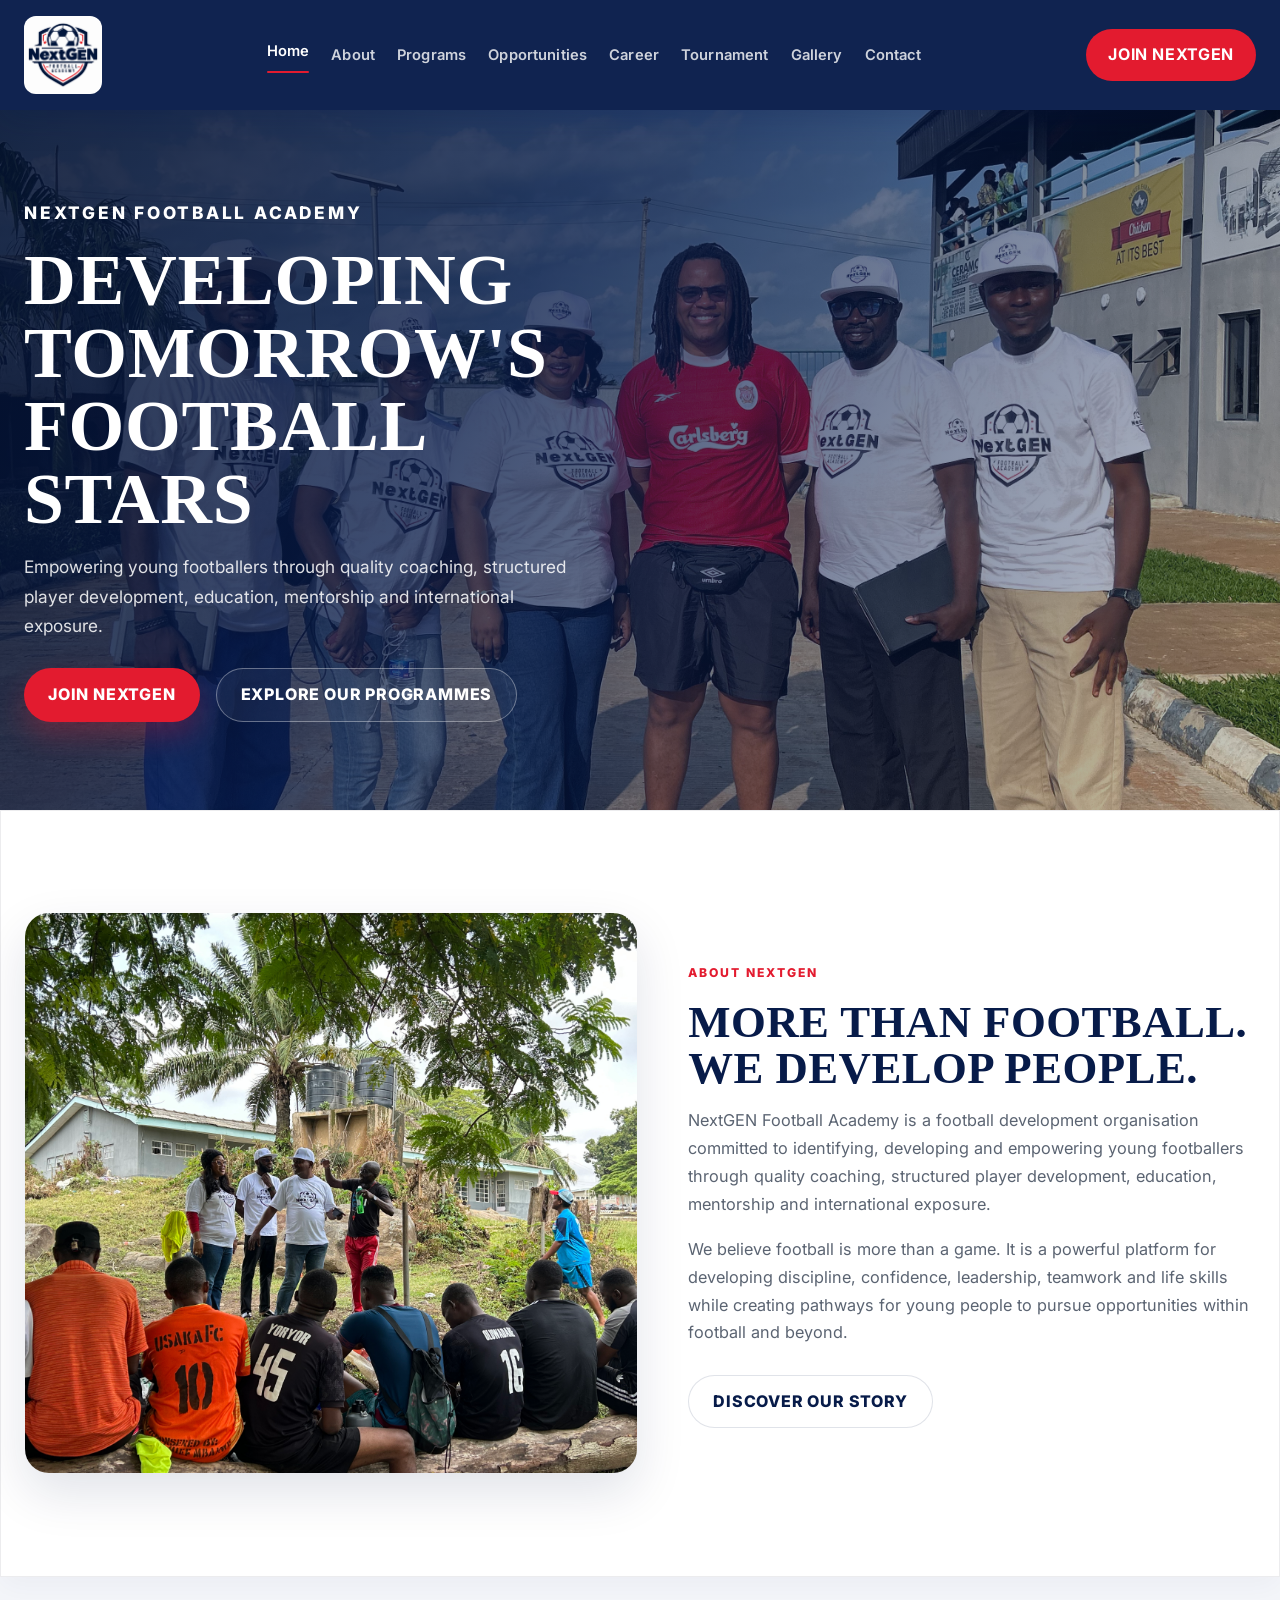
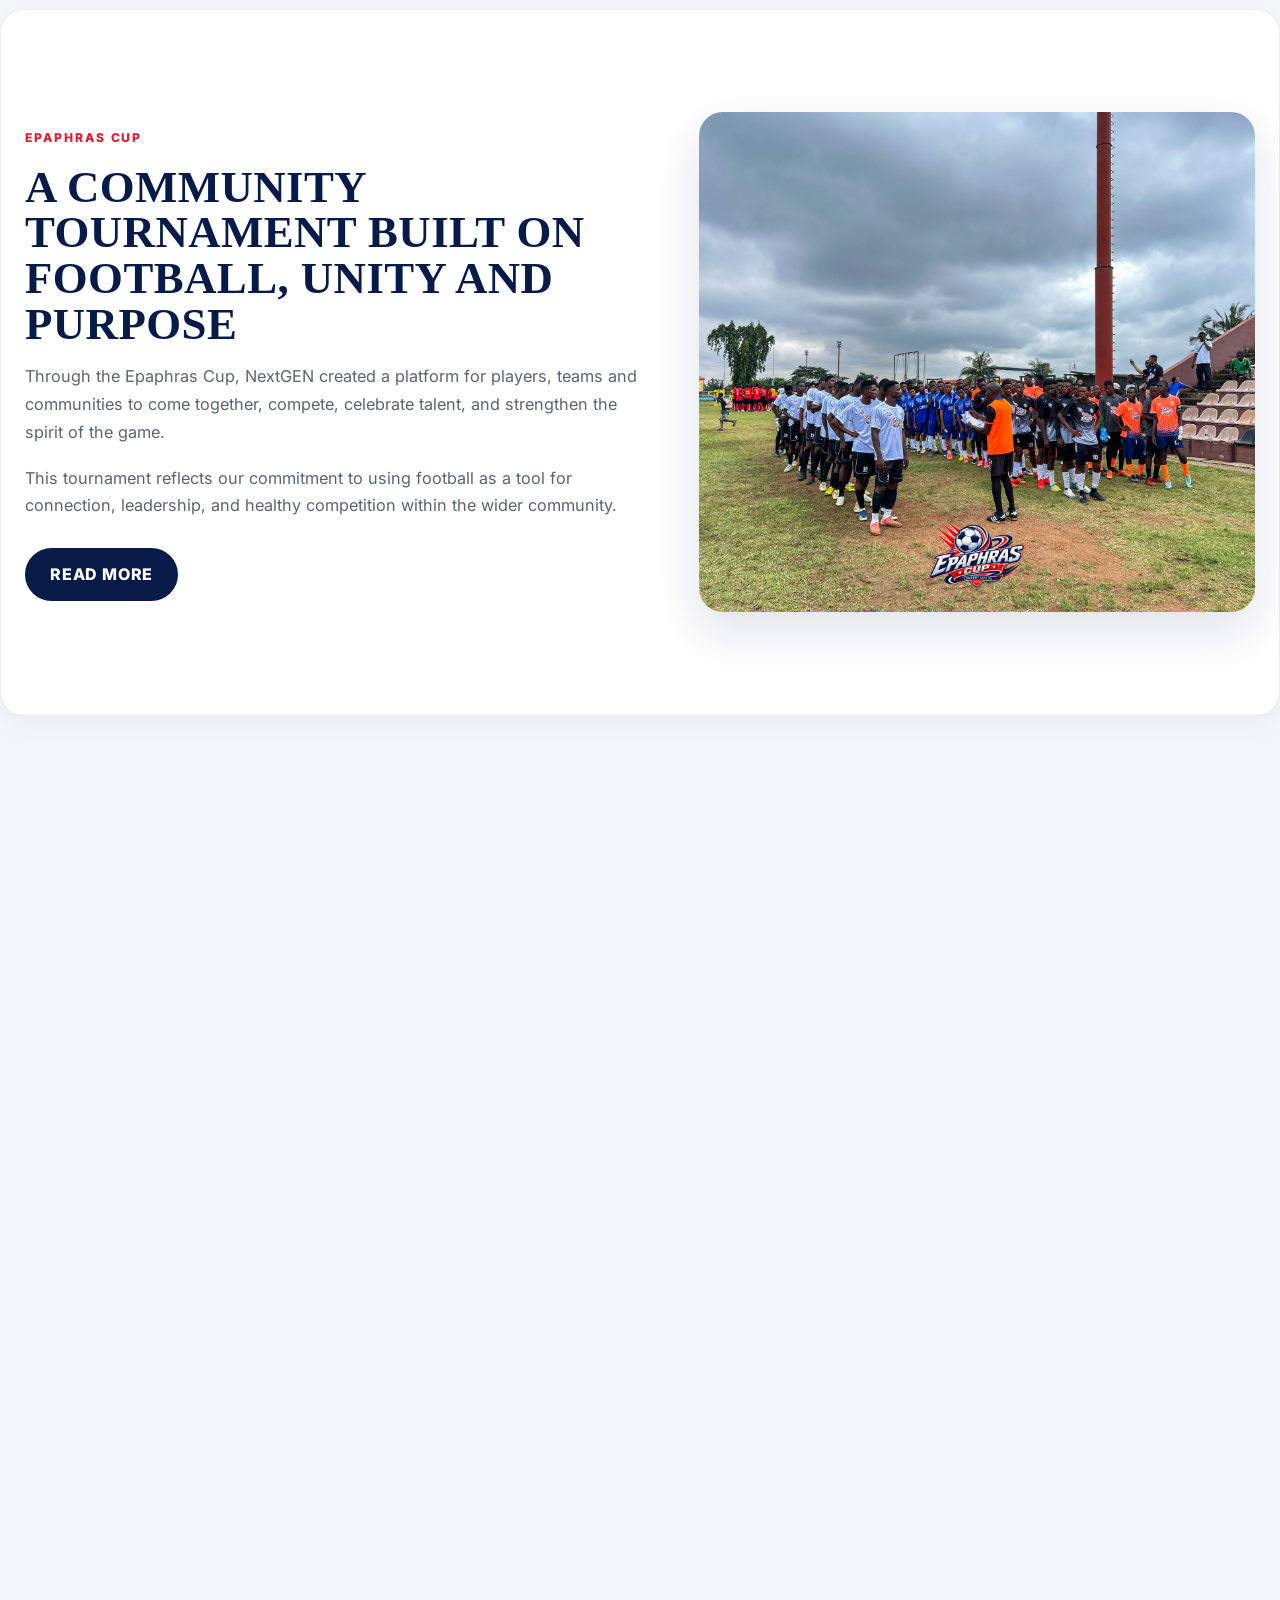
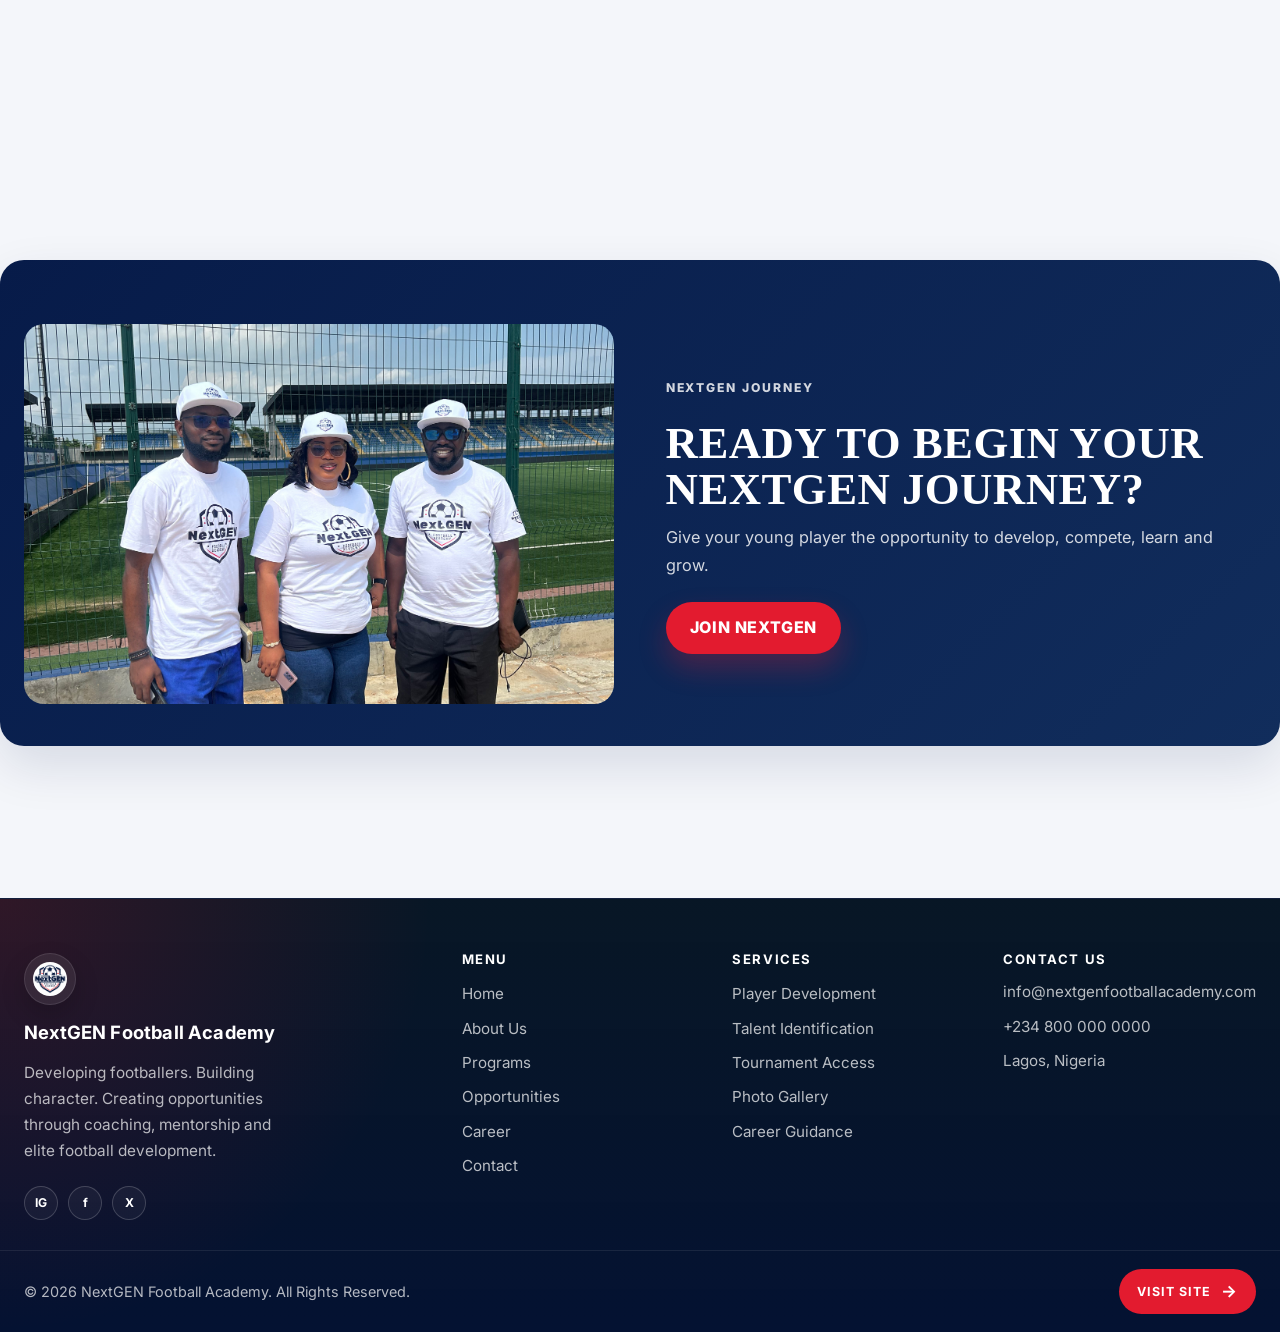
<file: index.html>
﻿<!DOCTYPE html>
<html lang="en">
<head>
    <meta charset="UTF-8">
    <meta name="viewport" content="width=device-width, initial-scale=1.0">
    <title>NextGEN Football Academy</title>
    <link rel="preconnect" href="https://fonts.googleapis.com">
    <link rel="preconnect" href="https://fonts.gstatic.com" crossorigin>
    <link href="https://fonts.googleapis.com/css2?family=Inter:wght@400;500;600;700;800&display=swap" rel="stylesheet">
    <link rel="stylesheet" href="styles.css">
</head>
<body>

    <header class="site-header">
        <nav class="main-nav">
            <a href="index.html" class="site-brand" aria-label="NextGEN Football Academy home">
                <img src="images/Website%20Logo.png" alt="NextGEN Football Academy">
            </a>
            <button class="nav-toggle" type="button" aria-label="Toggle menu" aria-expanded="false" aria-controls="primary-navigation">☰</button>
            <ul class="nav-links" id="primary-navigation">
                <li><a href="index.html">Home</a></li>
                <li><a href="about.html">About</a></li>
                <li><a href="programs.html">Programs</a></li>
                <li><a href="opportunities.html">Opportunities</a></li>
                <li><a href="career.html">Career</a></li>
                <li><a href="Tournament.html">Tournament</a></li>
                <li><a href="gallery.html">Gallery</a></li>
                <li><a href="contact.html">Contact</a></li>
            </ul>
            <a href="contact.html" class="join-button">Join NextGEN</a>
        </nav>
    </header>

    <main>
        <section class="hero reveal">
            <div class="hero-content">
                <p class="eyebrow">NEXTGEN FOOTBALL ACADEMY</p>
                <h1>Developing Tomorrow's Football Stars</h1>
                <p>Empowering young footballers through quality coaching, structured player development, education, mentorship and international exposure.</p>
                <div class="hero-buttons">
                    <a href="contact.html">JOIN NEXTGEN</a>
                    <a href="programs.html">EXPLORE OUR PROGRAMMES</a>
                </div>
            </div>
        </section>

        <section class="about-section reveal">
            <div class="about-media">
                <img src="images/Next%20gen%20Images/IMG_4611.jpg" alt="NextGEN players and coaches together at the academy">
            </div>
            <div class="about-copy">
                <p class="section-label">ABOUT NEXTGEN</p>
                <h2>More Than Football. We Develop People.</h2>
                <p>NextGEN Football Academy is a football development organisation committed to identifying, developing and empowering young footballers through quality coaching, structured player development, education, mentorship and international exposure.</p>
                <p>We believe football is more than a game. It is a powerful platform for developing discipline, confidence, leadership, teamwork and life skills while creating pathways for young people to pursue opportunities within football and beyond.</p>
                <a href="about.html" class="primary-link">DISCOVER OUR STORY</a>
            </div>
        </section>

        <section class="tournament-section reveal">
            <div class="tournament-media">
                <img src="images/Home%20page%20IMages/1%20(7).jpg" alt="Teams gathered at the Epaphras Cup tournament">
            </div>
            <div class="tournament-copy">
                <p class="section-label">EPAPHRAS CUP</p>
                <h2>A Community Tournament Built on Football, Unity and Purpose</h2>
                <p>Through the Epaphras Cup, NextGEN created a platform for players, teams and communities to come together, compete, celebrate talent, and strengthen the spirit of the game.</p>
                <p>This tournament reflects our commitment to using football as a tool for connection, leadership, and healthy competition within the wider community.</p>
                <a href="Tournament.html" class="secondary-link">Read More</a>
            </div>
        </section>

        <section class="philosophy-section reveal">
            <div class="section-heading narrow">
                <p class="section-label section-label-light">OUR DEVELOPMENT PHILOSOPHY</p>
                <h2>We Develop the Complete Player</h2>
                <p>At NextGEN, we believe development takes time. We do not measure a young player's potential only by goals, trophies or physical ability. We consider the complete player.</p>
            </div>

            <div class="philosophy-grid">
                <article>
                    <span class="pill-number">01</span>
                    <h3>Technical</h3>
                    <p>Ball control, passing, dribbling, finishing and execution of football skills.</p>
                </article>
                <article>
                    <span class="pill-number">02</span>
                    <h3>Tactical</h3>
                    <p>Understanding the game and making effective decisions on the pitch.</p>
                </article>
                <article>
                    <span class="pill-number">03</span>
                    <h3>Mental</h3>
                    <p>Building confidence, resilience and the ability to handle pressure and setbacks.</p>
                </article>
                <article>
                    <span class="pill-number">04</span>
                    <h3>Character</h3>
                    <p>Developing discipline, respect, responsibility and teamwork.</p>
                </article>
            </div>
        </section>

        <section class="gallery-section reveal" aria-labelledby="gallery-title">
            <div class="gallery-heading">
                <p class="section-label">LIFE AT NEXTGEN</p>
                <h2 id="gallery-title">Moments from the Academy</h2>
            </div>
            <div class="about-gallery" aria-label="Scrolling gallery of life at NextGEN">
                <div class="gallery-marquee about-gallery-row about-gallery-row-forward">
                    <div class="gallery-track">
                        <div class="gallery-item"><img src="images/Home%20page%20IMages/1%20(1).jpg" alt="Young footballers training at NextGEN" loading="lazy"></div>
                        <div class="gallery-item"><img src="images/Home%20page%20IMages/1%20(3).jpg" alt="Players taking part in an academy session" loading="lazy"></div>
                        <div class="gallery-item"><img src="images/Next%20gen%20Images/IMG_4611.jpg" alt="NextGEN academy players together" loading="lazy"></div>
                        <div class="gallery-item"><img src="images/Home%20page%20IMages/1%20(7).jpg" alt="Teams gathered for the Epaphras Cup tournament" loading="lazy"></div>
                        <div class="gallery-item"><img src="images/Next%20gen%20Images/IMG_4604.jpg" alt="A moment from a NextGEN academy session" loading="lazy"></div>
                    </div>
                    <div class="gallery-track" aria-hidden="true">
                        <div class="gallery-item"><img src="images/Home%20page%20IMages/1%20(1).jpg" alt="" loading="lazy"></div>
                        <div class="gallery-item"><img src="images/Home%20page%20IMages/1%20(3).jpg" alt="" loading="lazy"></div>
                        <div class="gallery-item"><img src="images/Next%20gen%20Images/IMG_4611.jpg" alt="" loading="lazy"></div>
                        <div class="gallery-item"><img src="images/Home%20page%20IMages/1%20(7).jpg" alt="" loading="lazy"></div>
                        <div class="gallery-item"><img src="images/Next%20gen%20Images/IMG_4604.jpg" alt="" loading="lazy"></div>
                    </div>
                </div>

                <div class="gallery-marquee about-gallery-row about-gallery-row-reverse">
                    <div class="gallery-track">
                        <div class="gallery-item"><img src="images/Home%20page%20IMages/1%20(2).jpg" alt="Players developing their football skills" loading="lazy"></div>
                        <div class="gallery-item"><img src="images/Home%20page%20IMages/1%20(5).jpg" alt="Young footballers enjoying an academy activity" loading="lazy"></div>
                        <div class="gallery-item"><img src="images/Next%20gen%20Images/IMG_4595.jpg" alt="NextGEN football development session" loading="lazy"></div>
                        <div class="gallery-item"><img src="images/Home%20page%20IMages/1%20(8).jpg" alt="Players competing on the pitch" loading="lazy"></div>
                        <div class="gallery-item"><img src="images/Next%20gen%20Images/IMG_4616.jpg" alt="NextGEN players at a football event" loading="lazy"></div>
                    </div>
                    <div class="gallery-track" aria-hidden="true">
                        <div class="gallery-item"><img src="images/Home%20page%20IMages/1%20(2).jpg" alt="" loading="lazy"></div>
                        <div class="gallery-item"><img src="images/Home%20page%20IMages/1%20(5).jpg" alt="" loading="lazy"></div>
                        <div class="gallery-item"><img src="images/Next%20gen%20Images/IMG_4595.jpg" alt="" loading="lazy"></div>
                        <div class="gallery-item"><img src="images/Home%20page%20IMages/1%20(8).jpg" alt="" loading="lazy"></div>
                        <div class="gallery-item"><img src="images/Next%20gen%20Images/IMG_4616.jpg" alt="" loading="lazy"></div>
                    </div>
                </div>
            </div>
        </section>

        <section class="opportunities-section reveal">
            <div class="section-heading">
                <p class="section-label">EXPLORE OPPORTUNITIES</p>
                <h2>Pathways Built for Young Players to Grow</h2>
            </div>

            <div class="opportunity-grid">
                <article class="opportunity-card">
                    <div class="opportunity-icon">01</div>
                    <h3>Academy Development</h3>
                    <p>Structured football pathways built to strengthen technical quality, confidence and character.</p>
                    <a href="programs.html">Learn more</a>
                </article>
                <article class="opportunity-card">
                    <div class="opportunity-icon">02</div>
                    <h3>Talent Identification</h3>
                    <p>Spotting potential early and creating the right next step through guided development.</p>
                    <a href="opportunities.html">Learn more</a>
                </article>
                <article class="opportunity-card">
                    <div class="opportunity-icon">03</div>
                    <h3>International Exposure</h3>
                    <p>Opening doors to new environments, coaching ideas and experiences beyond local borders.</p>
                    <a href="opportunities.html">Learn more</a>
                </article>
                <article class="opportunity-card">
                    <div class="opportunity-icon">04</div>
                    <h3>Football Camps</h3>
                    <p>Focused training blocks that combine football, leadership and personal growth.</p>
                    <a href="programs.html">Learn more</a>
                </article>
                <article class="opportunity-card">
                    <div class="opportunity-icon">05</div>
                    <h3>Tournaments</h3>
                    <p>Competitive environments where players gain experience and showcase their progress.</p>
                    <a href="Tournament.html">Learn more</a>
                </article>
                <article class="opportunity-card">
                    <div class="opportunity-icon">06</div>
                    <h3>Youth Leadership</h3>
                    <p>Using sport as a platform to nurture responsibility, teamwork and leadership.</p>
                    <a href="about.html">Learn more</a>
                </article>
            </div>
        </section>

        <section class="cta reveal">
            <div class="cta-panel">
                <div class="cta-media">
                    <img src="images/Home%20page%20IMages/1%20(9).jpg" alt="NextGEN team members at the football grounds">
                </div>
                <div class="cta-copy">
                    <p class="eyebrow eyebrow-light">NEXTGEN JOURNEY</p>
                    <h2>Ready to Begin Your NextGEN Journey?</h2>
                    <p>Give your young player the opportunity to develop, compete, learn and grow.</p>
                    <div class="cta-actions">
                        <a href="contact.html">JOIN NEXTGEN</a>
                    </div>
                </div>
            </div>
        </section>

    </main>

    <footer class="site-footer">
        <div class="footer-content">
            <div class="footer-brand">
                <div class="footer-brand-row">
                    <img class="footer-logo" src="images/Website%20Logo.png" alt="NextGEN Football Academy">
                </div>
                <h3 class="footer-brand-title">NextGEN Football Academy</h3>
                <p class="footer-brand-copy">Developing footballers. Building character. Creating opportunities through coaching, mentorship and elite football development.</p>
                <div class="footer-socials" aria-label="Social media links">
                    <a class="social-icon" href="#" aria-label="Instagram">IG</a>
                    <a class="social-icon" href="#" aria-label="Facebook">f</a>
                    <a class="social-icon" href="#" aria-label="X">X</a>
                </div>
            </div>

            <div class="footer-column">
                <h3>Menu</h3>
                <div class="footer-nav">
                    <a href="index.html">Home</a>
                    <a href="about.html">About Us</a>
                    <a href="programs.html">Programs</a>
                    <a href="opportunities.html">Opportunities</a>
                    <a href="career.html">Career</a>
                    <a href="contact.html">Contact</a>
                </div>
            </div>

            <div class="footer-column">
                <h3>Services</h3>
                <div class="footer-nav">
                    <a href="programs.html">Player Development</a>
                    <a href="opportunities.html">Talent Identification</a>
                    <a href="Tournament.html">Tournament Access</a>
                    <a href="gallery.html">Photo Gallery</a>
                    <a href="career.html">Career Guidance</a>
                </div>
            </div>

            <div class="footer-column footer-contact">
                <h3>Contact Us</h3>
                <a href="mailto:info@nextgenfootballacademy.com">info@nextgenfootballacademy.com</a>
                <a href="tel:+2348000000000">+234 800 000 0000</a>
                <p>Lagos, Nigeria</p>
            </div>
        </div>

        <div class="footer-bottom">
            <div class="copyright">
                <p>&copy; <span data-year></span> NextGEN Football Academy. All Rights Reserved.</p>
            </div>
            <a class="footer-cta" href="index.html">Visit site</a>
        </div>
    </footer>

    <script src="script.js"></script>
</body>
</html>
</file>
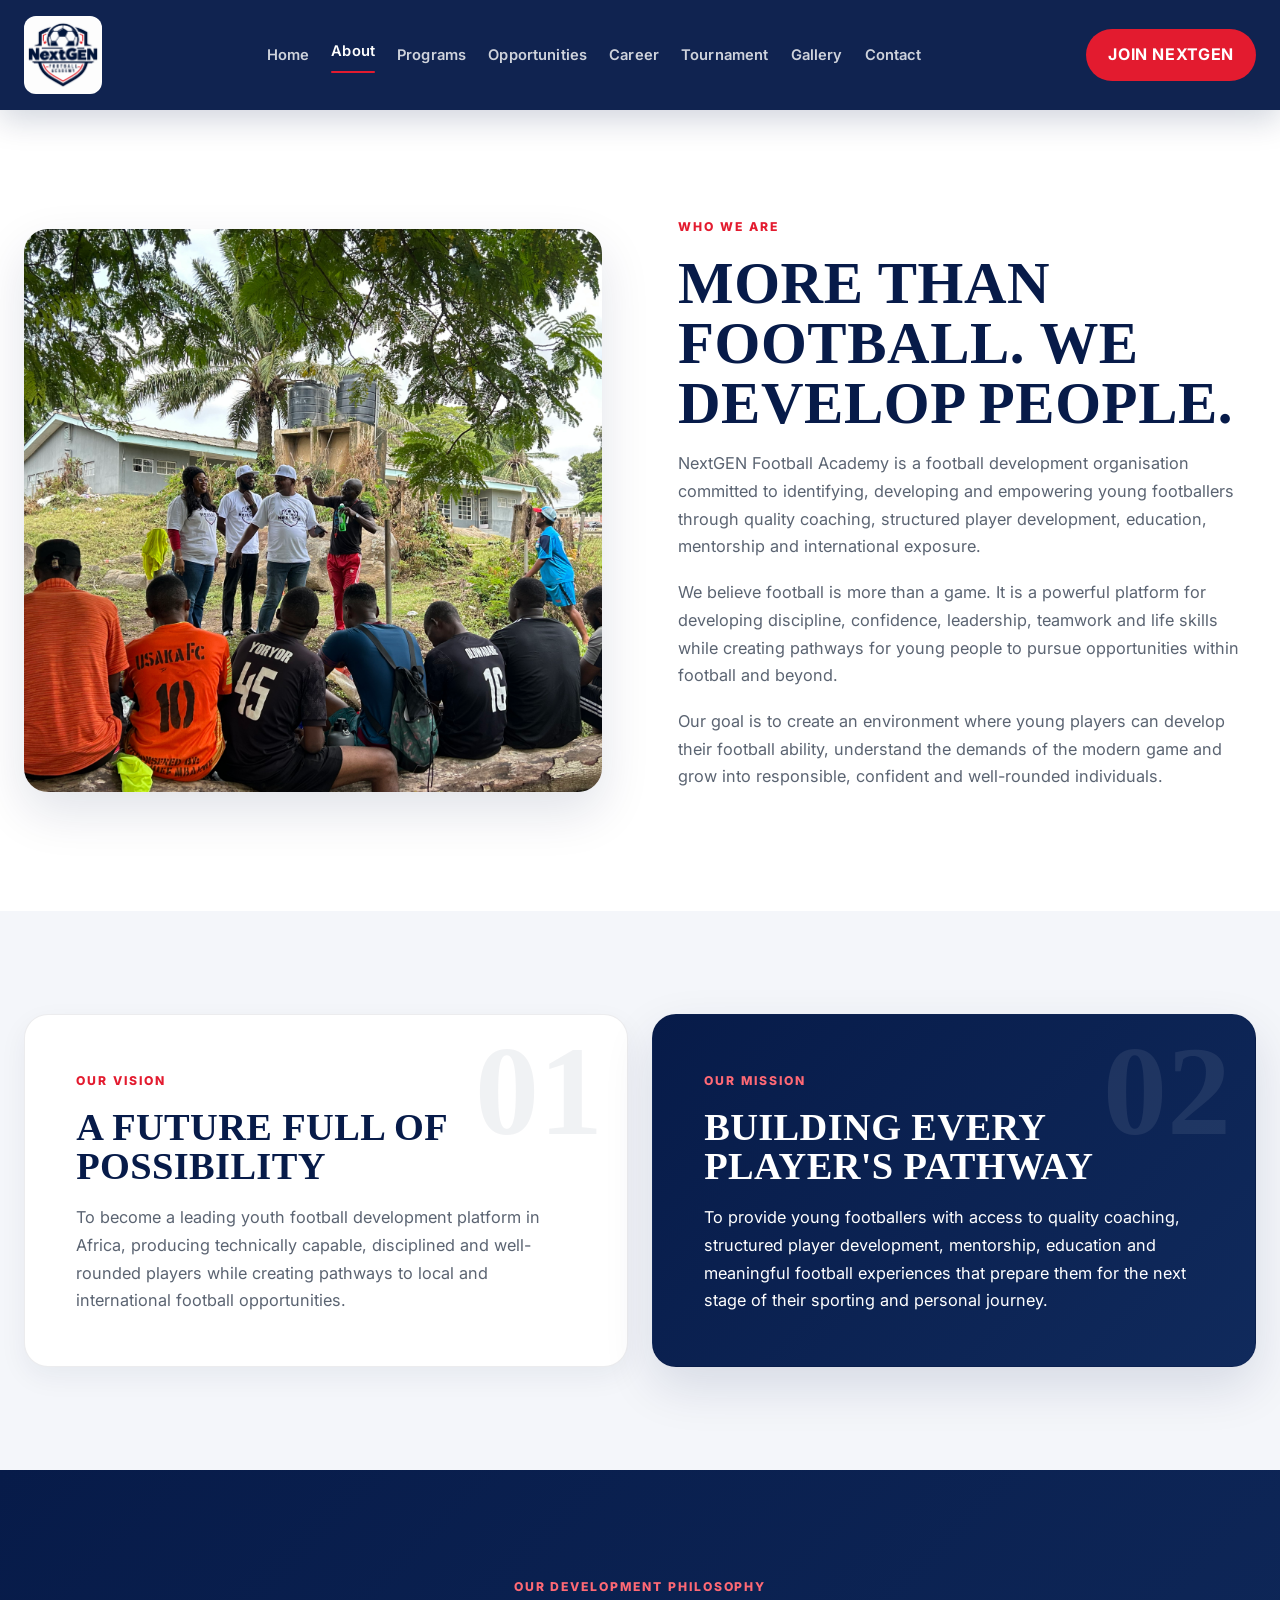
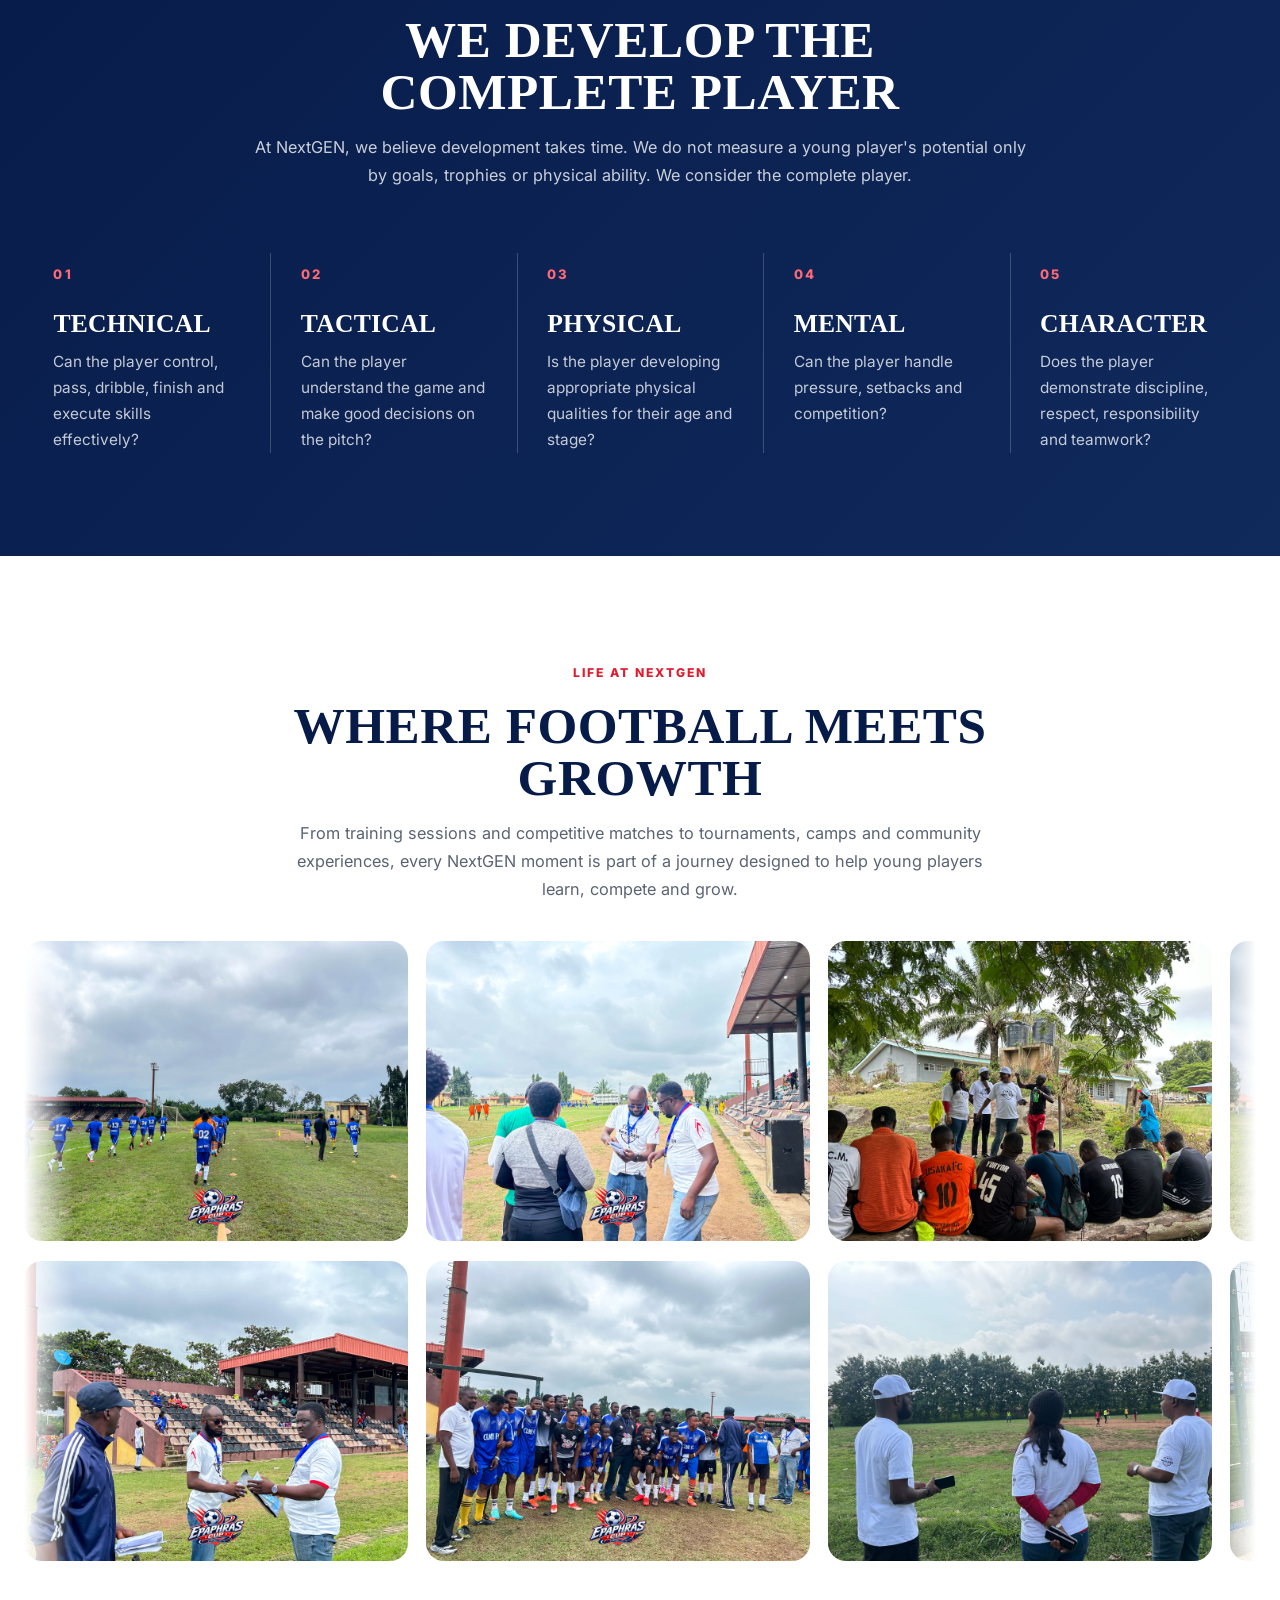
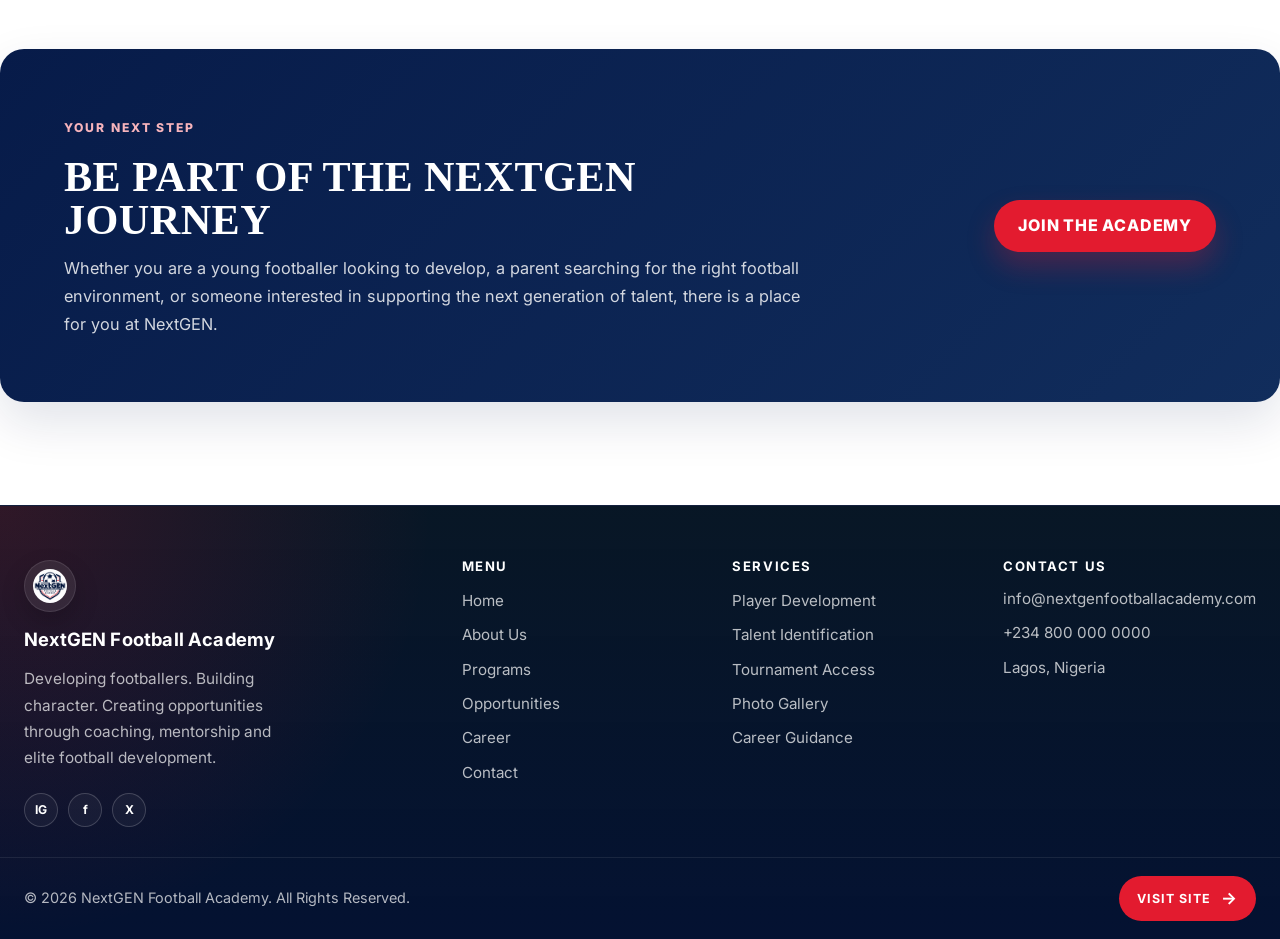
<file: about.html>
<!DOCTYPE html>
<html lang="en">
<head>
    <meta charset="UTF-8">
    <meta name="viewport" content="width=device-width, initial-scale=1.0">
    <title>About Us | NextGEN Football Academy</title>
    <link rel="preconnect" href="https://fonts.googleapis.com">
    <link rel="preconnect" href="https://fonts.gstatic.com" crossorigin>
    <link href="https://fonts.googleapis.com/css2?family=Inter:wght@400;500;600;700;800&display=swap" rel="stylesheet">
    <link rel="stylesheet" href="styles.css">
</head>
<body>
    <header class="site-header">
        <nav class="main-nav">
            <a href="index.html" class="site-brand" aria-label="NextGEN Football Academy home">
                <img src="images/Website%20Logo.png" alt="NextGEN Football Academy">
            </a>
            <button class="nav-toggle" type="button" aria-label="Toggle menu" aria-expanded="false" aria-controls="primary-navigation">☰</button>
            <ul class="nav-links" id="primary-navigation">
                <li><a href="index.html">Home</a></li>
                <li><a href="about.html">About</a></li>
                <li><a href="programs.html">Programs</a></li>
                <li><a href="opportunities.html">Opportunities</a></li>
                <li><a href="career.html">Career</a></li>
                <li><a href="Tournament.html">Tournament</a></li>
                <li><a href="gallery.html">Gallery</a></li>
                <li><a href="contact.html">Contact</a></li>
            </ul>
            <a href="contact.html" class="join-button">Join NextGEN</a>
        </nav>
    </header>

    <main class="about-page">
        <section class="about-story reveal">
            <div class="about-story-media">
                <img src="images/Next%20gen%20Images/IMG_4611.jpg" alt="NextGEN players and coaches together at the academy">
            </div>
            <div class="about-story-copy">
                <p class="section-label">WHO WE ARE</p>
                <h1>More Than Football. We Develop People.</h1>
                <p>NextGEN Football Academy is a football development organisation committed to identifying, developing and empowering young footballers through quality coaching, structured player development, education, mentorship and international exposure.</p>
                <p>We believe football is more than a game. It is a powerful platform for developing discipline, confidence, leadership, teamwork and life skills while creating pathways for young people to pursue opportunities within football and beyond.</p>
                <p>Our goal is to create an environment where young players can develop their football ability, understand the demands of the modern game and grow into responsible, confident and well-rounded individuals.</p>
            </div>
        </section>

        <section class="about-values reveal" aria-label="Our vision and mission">
            <article class="about-value-card">
                <span class="about-value-number">01</span>
                <p class="section-label">OUR VISION</p>
                <h2>A Future Full of Possibility</h2>
                <p>To become a leading youth football development platform in Africa, producing technically capable, disciplined and well-rounded players while creating pathways to local and international football opportunities.</p>
            </article>
            <article class="about-value-card about-value-card-featured">
                <span class="about-value-number">02</span>
                <p class="section-label">OUR MISSION</p>
                <h2>Building Every Player's Pathway</h2>
                <p>To provide young footballers with access to quality coaching, structured player development, mentorship, education and meaningful football experiences that prepare them for the next stage of their sporting and personal journey.</p>
            </article>
        </section>

        <section class="about-philosophy reveal">
            <div class="about-philosophy-heading">
                <p class="section-label section-label-light">OUR DEVELOPMENT PHILOSOPHY</p>
                <h2>We Develop the Complete Player</h2>
                <p>At NextGEN, we believe development takes time. We do not measure a young player's potential only by goals, trophies or physical ability. We consider the complete player.</p>
            </div>
            <div class="about-player-qualities">
                <article>
                    <span class="about-quality-number">01</span>
                    <h3>Technical</h3>
                    <p>Can the player control, pass, dribble, finish and execute skills effectively?</p>
                </article>
                <article>
                    <span class="about-quality-number">02</span>
                    <h3>Tactical</h3>
                    <p>Can the player understand the game and make good decisions on the pitch?</p>
                </article>
                <article>
                    <span class="about-quality-number">03</span>
                    <h3>Physical</h3>
                    <p>Is the player developing appropriate physical qualities for their age and stage?</p>
                </article>
                <article>
                    <span class="about-quality-number">04</span>
                    <h3>Mental</h3>
                    <p>Can the player handle pressure, setbacks and competition?</p>
                </article>
                <article>
                    <span class="about-quality-number">05</span>
                    <h3>Character</h3>
                    <p>Does the player demonstrate discipline, respect, responsibility and teamwork?</p>
                </article>
            </div>
        </section>

        <section class="about-life reveal" aria-labelledby="about-life-title">
            <div class="about-life-heading">
                <p class="section-label">LIFE AT NEXTGEN</p>
                <h2 id="about-life-title">Where Football Meets Growth</h2>
                <p>From training sessions and competitive matches to tournaments, camps and community experiences, every NextGEN moment is part of a journey designed to help young players learn, compete and grow.</p>
            </div>

            <div class="about-gallery" aria-label="Scrolling gallery of life at NextGEN">
                <div class="gallery-marquee about-gallery-row about-gallery-row-forward">
                    <div class="gallery-track">
                        <div class="gallery-item"><img src="images/Home%20page%20IMages/1%20(1).jpg" alt="Young players during a NextGEN football activity" loading="lazy"></div>
                        <div class="gallery-item"><img src="images/Home%20page%20IMages/1%20(3).jpg" alt="Football training at NextGEN" loading="lazy"></div>
                        <div class="gallery-item"><img src="images/Next%20gen%20Images/IMG_4611.jpg" alt="NextGEN academy players together" loading="lazy"></div>
                        <div class="gallery-item"><img src="images/Home%20page%20IMages/1%20(7).jpg" alt="Teams gathered for the Epaphras Cup tournament" loading="lazy"></div>
                        <div class="gallery-item"><img src="images/Next%20gen%20Images/IMG_4604.jpg" alt="A moment from a NextGEN academy session" loading="lazy"></div>
                    </div>
                    <div class="gallery-track" aria-hidden="true">
                        <div class="gallery-item"><img src="images/Home%20page%20IMages/1%20(1).jpg" alt="" loading="lazy"></div>
                        <div class="gallery-item"><img src="images/Home%20page%20IMages/1%20(3).jpg" alt="" loading="lazy"></div>
                        <div class="gallery-item"><img src="images/Next%20gen%20Images/IMG_4611.jpg" alt="" loading="lazy"></div>
                        <div class="gallery-item"><img src="images/Home%20page%20IMages/1%20(7).jpg" alt="" loading="lazy"></div>
                        <div class="gallery-item"><img src="images/Next%20gen%20Images/IMG_4604.jpg" alt="" loading="lazy"></div>
                    </div>
                </div>

                <div class="gallery-marquee about-gallery-row about-gallery-row-reverse">
                    <div class="gallery-track">
                        <div class="gallery-item"><img src="images/Home%20page%20IMages/1%20(2).jpg" alt="Players developing their football skills" loading="lazy"></div>
                        <div class="gallery-item"><img src="images/Home%20page%20IMages/1%20(5).jpg" alt="Young footballers enjoying an academy activity" loading="lazy"></div>
                        <div class="gallery-item"><img src="images/Next%20gen%20Images/IMG_4595.jpg" alt="NextGEN football development session" loading="lazy"></div>
                        <div class="gallery-item"><img src="images/Home%20page%20IMages/1%20(8).jpg" alt="Players competing on the pitch" loading="lazy"></div>
                        <div class="gallery-item"><img src="images/Next%20gen%20Images/IMG_4616.jpg" alt="NextGEN players at a football event" loading="lazy"></div>
                    </div>
                    <div class="gallery-track" aria-hidden="true">
                        <div class="gallery-item"><img src="images/Home%20page%20IMages/1%20(2).jpg" alt="" loading="lazy"></div>
                        <div class="gallery-item"><img src="images/Home%20page%20IMages/1%20(5).jpg" alt="" loading="lazy"></div>
                        <div class="gallery-item"><img src="images/Next%20gen%20Images/IMG_4595.jpg" alt="" loading="lazy"></div>
                        <div class="gallery-item"><img src="images/Home%20page%20IMages/1%20(8).jpg" alt="" loading="lazy"></div>
                        <div class="gallery-item"><img src="images/Next%20gen%20Images/IMG_4616.jpg" alt="" loading="lazy"></div>
                    </div>
                </div>
            </div>

            <div class="about-join-panel">
                <div>
                    <p class="eyebrow eyebrow-light">YOUR NEXT STEP</p>
                    <h2>Be Part of the NextGEN Journey</h2>
                    <p>Whether you are a young footballer looking to develop, a parent searching for the right football environment, or someone interested in supporting the next generation of talent, there is a place for you at NextGEN.</p>
                </div>
                <a href="contact.html" class="about-join-button">Join the Academy</a>
            </div>
        </section>
    </main>

    <footer class="site-footer">
        <div class="footer-content">
            <div class="footer-brand">
                <div class="footer-brand-row">
                    <img class="footer-logo" src="images/Website%20Logo.png" alt="NextGEN Football Academy">
                </div>
                <h3 class="footer-brand-title">NextGEN Football Academy</h3>
                <p class="footer-brand-copy">Developing footballers. Building character. Creating opportunities through coaching, mentorship and elite football development.</p>
                <div class="footer-socials" aria-label="Social media links">
                    <a class="social-icon" href="#" aria-label="Instagram">IG</a>
                    <a class="social-icon" href="#" aria-label="Facebook">f</a>
                    <a class="social-icon" href="#" aria-label="X">X</a>
                </div>
            </div>

            <div class="footer-column">
                <h3>Menu</h3>
                <div class="footer-nav">
                    <a href="index.html">Home</a>
                    <a href="about.html">About Us</a>
                    <a href="programs.html">Programs</a>
                    <a href="opportunities.html">Opportunities</a>
                    <a href="career.html">Career</a>
                    <a href="contact.html">Contact</a>
                </div>
            </div>

            <div class="footer-column">
                <h3>Services</h3>
                <div class="footer-nav">
                    <a href="programs.html">Player Development</a>
                    <a href="opportunities.html">Talent Identification</a>
                    <a href="Tournament.html">Tournament Access</a>
                    <a href="gallery.html">Photo Gallery</a>
                    <a href="career.html">Career Guidance</a>
                </div>
            </div>

            <div class="footer-column footer-contact">
                <h3>Contact Us</h3>
                <a href="mailto:info@nextgenfootballacademy.com">info@nextgenfootballacademy.com</a>
                <a href="tel:+2348000000000">+234 800 000 0000</a>
                <p>Lagos, Nigeria</p>
            </div>
        </div>

        <div class="footer-bottom">
            <div class="copyright">
                <p>&copy; <span data-year></span> NextGEN Football Academy. All Rights Reserved.</p>
            </div>
            <a class="footer-cta" href="index.html">Visit site</a>
        </div>
    </footer>

    <script src="script.js"></script>
</body>
</html>
</file>
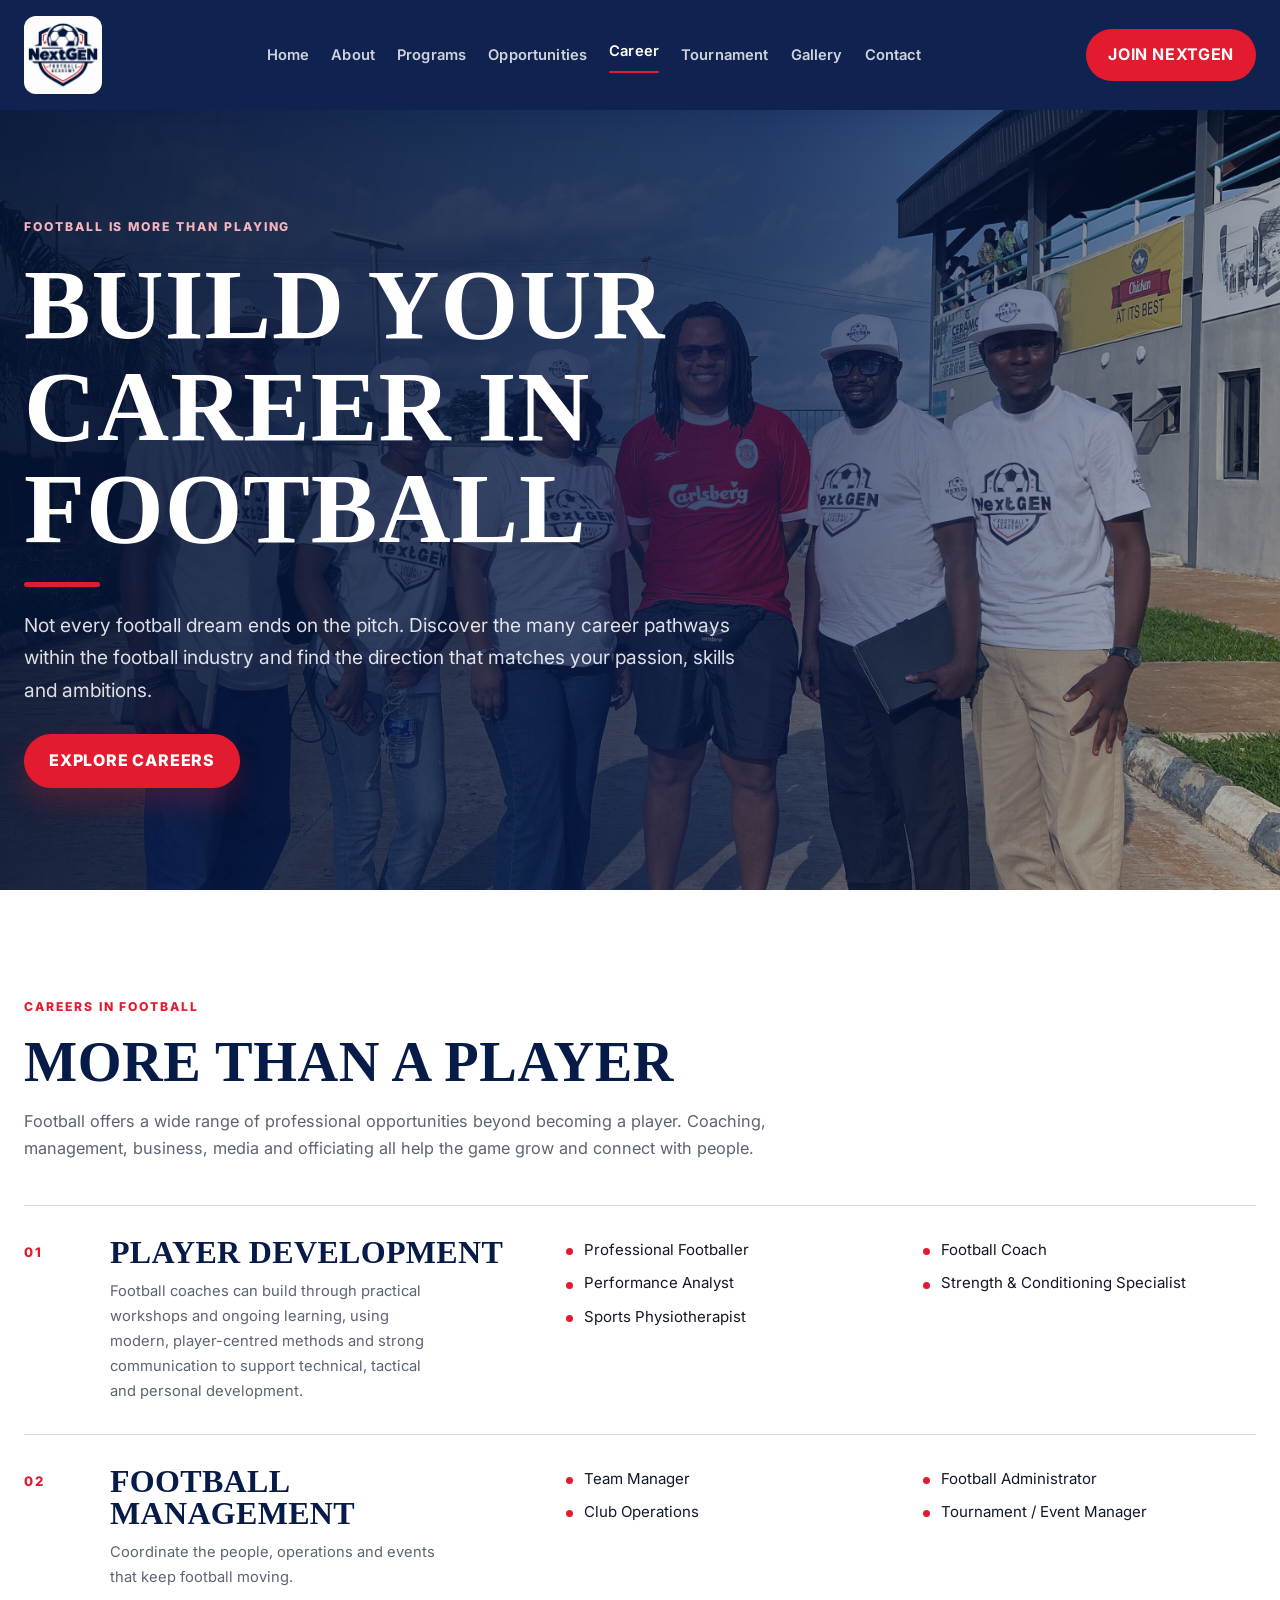
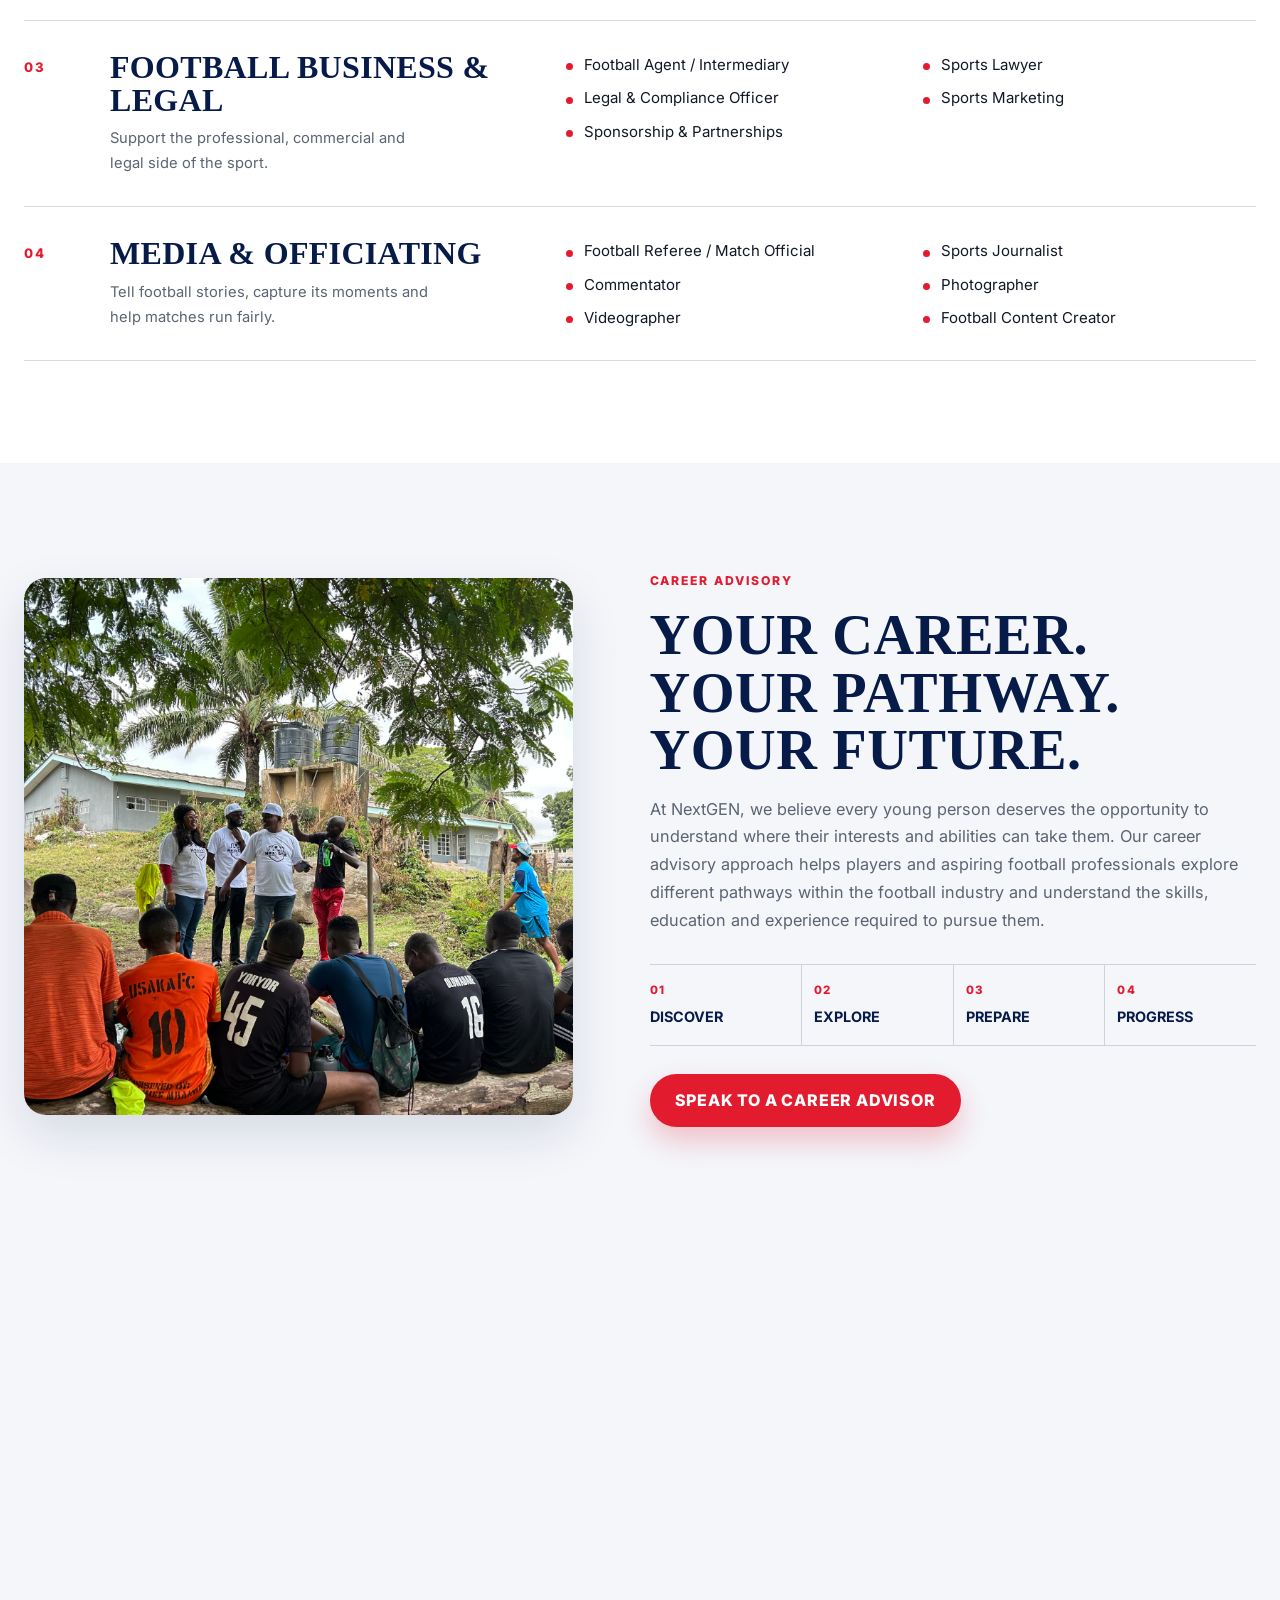
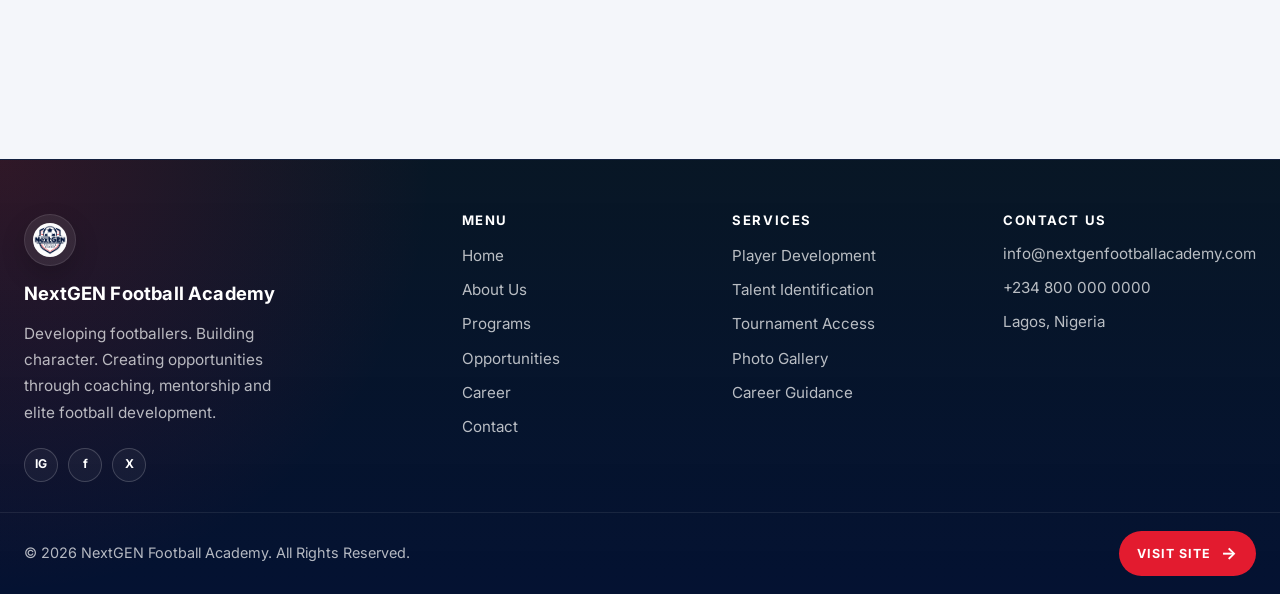
<file: career.html>
<!DOCTYPE html>
<html lang="en">
<head>
    <meta charset="UTF-8">
    <meta name="viewport" content="width=device-width, initial-scale=1.0">
    <title>Careers in Football | NextGEN Football Academy</title>
    <link rel="preconnect" href="https://fonts.googleapis.com">
    <link rel="preconnect" href="https://fonts.gstatic.com" crossorigin>
    <link href="https://fonts.googleapis.com/css2?family=Inter:wght@400;500;600;700;800&display=swap" rel="stylesheet">
    <link rel="stylesheet" href="styles.css">
</head>
<body>
    <header class="site-header">
        <nav class="main-nav">
            <a href="index.html" class="site-brand" aria-label="NextGEN Football Academy home">
                <img src="images/Website%20Logo.png" alt="NextGEN Football Academy">
            </a>
            <button class="nav-toggle" type="button" aria-label="Toggle menu" aria-expanded="false" aria-controls="primary-navigation">☰</button>
            <ul class="nav-links" id="primary-navigation">
                <li><a href="index.html">Home</a></li>
                <li><a href="about.html">About</a></li>
                <li><a href="programs.html">Programs</a></li>
                <li><a href="opportunities.html">Opportunities</a></li>
                <li><a href="career.html" class="active">Career</a></li>
                <li><a href="Tournament.html">Tournament</a></li>
                <li><a href="gallery.html">Gallery</a></li>
                <li><a href="contact.html">Contact</a></li>
            </ul>
            <a href="contact.html" class="join-button">Join NextGEN</a>
        </nav>
    </header>

    <main class="career-page">
        <section class="career-hero reveal" aria-labelledby="career-title">
            <div class="career-hero-content">
                <p class="eyebrow eyebrow-light">FOOTBALL IS MORE THAN PLAYING</p>
                <h1 id="career-title">Build Your Career in Football</h1>
                <span class="career-hero-rule" aria-hidden="true"></span>
                <p>Not every football dream ends on the pitch. Discover the many career pathways within the football industry and find the direction that matches your passion, skills and ambitions.</p>
                <a href="#career-pathways" class="primary-link career-hero-link">Explore Careers</a>
            </div>
        </section>

        <section class="career-pathways reveal" id="career-pathways" aria-labelledby="career-pathways-title">
            <div class="career-pathways-inner">
                <div class="career-pathways-intro">
                    <p class="section-label">CAREERS IN FOOTBALL</p>
                    <h2 id="career-pathways-title">More Than a Player</h2>
                    <p>Football offers a wide range of professional opportunities beyond becoming a player. Coaching, management, business, media and officiating all help the game grow and connect with people.</p>
                </div>

                <div class="career-disciplines">
                    <article class="career-discipline">
                        <span class="career-discipline-number">01</span>
                        <div>
                            <h3>Player Development</h3>
                            <p>Football coaches can build through practical workshops and ongoing learning, using modern, player-centred methods and strong communication to support technical, tactical and personal development.</p>
                        </div>
                        <ul>
                            <li>Professional Footballer</li>
                            <li>Football Coach</li>
                            <li>Performance Analyst</li>
                            <li>Strength &amp; Conditioning Specialist</li>
                            <li>Sports Physiotherapist</li>
                        </ul>
                    </article>
                    <article class="career-discipline">
                        <span class="career-discipline-number">02</span>
                        <div>
                            <h3>Football Management</h3>
                            <p>Coordinate the people, operations and events that keep football moving.</p>
                        </div>
                        <ul>
                            <li>Team Manager</li>
                            <li>Football Administrator</li>
                            <li>Club Operations</li>
                            <li>Tournament / Event Manager</li>
                        </ul>
                    </article>
                    <article class="career-discipline">
                        <span class="career-discipline-number">03</span>
                        <div>
                            <h3>Football Business &amp; Legal</h3>
                            <p>Support the professional, commercial and legal side of the sport.</p>
                        </div>
                        <ul>
                            <li>Football Agent / Intermediary</li>
                            <li>Sports Lawyer</li>
                            <li>Legal &amp; Compliance Officer</li>
                            <li>Sports Marketing</li>
                            <li>Sponsorship &amp; Partnerships</li>
                        </ul>
                    </article>
                    <article class="career-discipline">
                        <span class="career-discipline-number">04</span>
                        <div>
                            <h3>Media &amp; Officiating</h3>
                            <p>Tell football stories, capture its moments and help matches run fairly.</p>
                        </div>
                        <ul>
                            <li>Football Referee / Match Official</li>
                            <li>Sports Journalist</li>
                            <li>Commentator</li>
                            <li>Photographer</li>
                            <li>Videographer</li>
                            <li>Football Content Creator</li>
                        </ul>
                    </article>
                </div>
            </div>
        </section>

        <section class="career-advisory reveal" aria-labelledby="career-advisory-title">
            <div class="career-advisory-inner">
                <div class="career-advisory-image">
                    <img src="images/Next%20gen%20Images/IMG_4611.jpg" alt="NextGEN players and mentors together at the academy" loading="lazy">
                </div>
                <div class="career-advisory-copy">
                    <p class="section-label">CAREER ADVISORY</p>
                    <h2 id="career-advisory-title">Your Career. Your Pathway. Your Future.</h2>
                    <p>At NextGEN, we believe every young person deserves the opportunity to understand where their interests and abilities can take them. Our career advisory approach helps players and aspiring football professionals explore different pathways within the football industry and understand the skills, education and experience required to pursue them.</p>
                    <ol class="career-steps" aria-label="Career pathway">
                        <li><span>01</span><strong>Discover</strong></li>
                        <li><span>02</span><strong>Explore</strong></li>
                        <li><span>03</span><strong>Prepare</strong></li>
                        <li><span>04</span><strong>Progress</strong></li>
                    </ol>
                    <a href="contact.html" class="primary-link career-advisory-link">Speak to a Career Advisor</a>
                </div>
            </div>
        </section>

        <section class="career-cta reveal" aria-labelledby="career-cta-title">
            <div class="career-cta-inner">
                <p class="eyebrow eyebrow-light">FIND YOUR PLACE IN THE GAME</p>
                <h2 id="career-cta-title">Your Future in Football Starts Here</h2>
                <p>Whether you want to play, coach, manage, officiate, represent, analyse, create or work behind the scenes, there is a place for you in football.</p>
                <a href="contact.html" class="primary-link career-cta-link">Start Your Journey</a>
            </div>
        </section>
    </main>

    <footer class="site-footer">
        <div class="footer-content">
            <div class="footer-brand">
                <div class="footer-brand-row">
                    <img class="footer-logo" src="images/Website%20Logo.png" alt="NextGEN Football Academy">
                </div>
                <h3 class="footer-brand-title">NextGEN Football Academy</h3>
                <p class="footer-brand-copy">Developing footballers. Building character. Creating opportunities through coaching, mentorship and elite football development.</p>
                <div class="footer-socials" aria-label="Social media links">
                    <a class="social-icon" href="#" aria-label="Instagram">IG</a>
                    <a class="social-icon" href="#" aria-label="Facebook">f</a>
                    <a class="social-icon" href="#" aria-label="X">X</a>
                </div>
            </div>

            <div class="footer-column">
                <h3>Menu</h3>
                <div class="footer-nav">
                    <a href="index.html">Home</a>
                    <a href="about.html">About Us</a>
                    <a href="programs.html">Programs</a>
                    <a href="opportunities.html">Opportunities</a>
                    <a href="career.html">Career</a>
                    <a href="contact.html">Contact</a>
                </div>
            </div>

            <div class="footer-column">
                <h3>Services</h3>
                <div class="footer-nav">
                    <a href="programs.html">Player Development</a>
                    <a href="opportunities.html">Talent Identification</a>
                    <a href="Tournament.html">Tournament Access</a>
                    <a href="gallery.html">Photo Gallery</a>
                    <a href="career.html">Career Guidance</a>
                </div>
            </div>

            <div class="footer-column footer-contact">
                <h3>Contact Us</h3>
                <a href="mailto:info@nextgenfootballacademy.com">info@nextgenfootballacademy.com</a>
                <a href="tel:+2348000000000">+234 800 000 0000</a>
                <p>Lagos, Nigeria</p>
            </div>
        </div>

        <div class="footer-bottom">
            <div class="copyright">
                <p>&copy; <span data-year></span> NextGEN Football Academy. All Rights Reserved.</p>
            </div>
            <a class="footer-cta" href="index.html">Visit site</a>
        </div>
    </footer>
    <script src="script.js"></script>
</body>
</html>
</file>
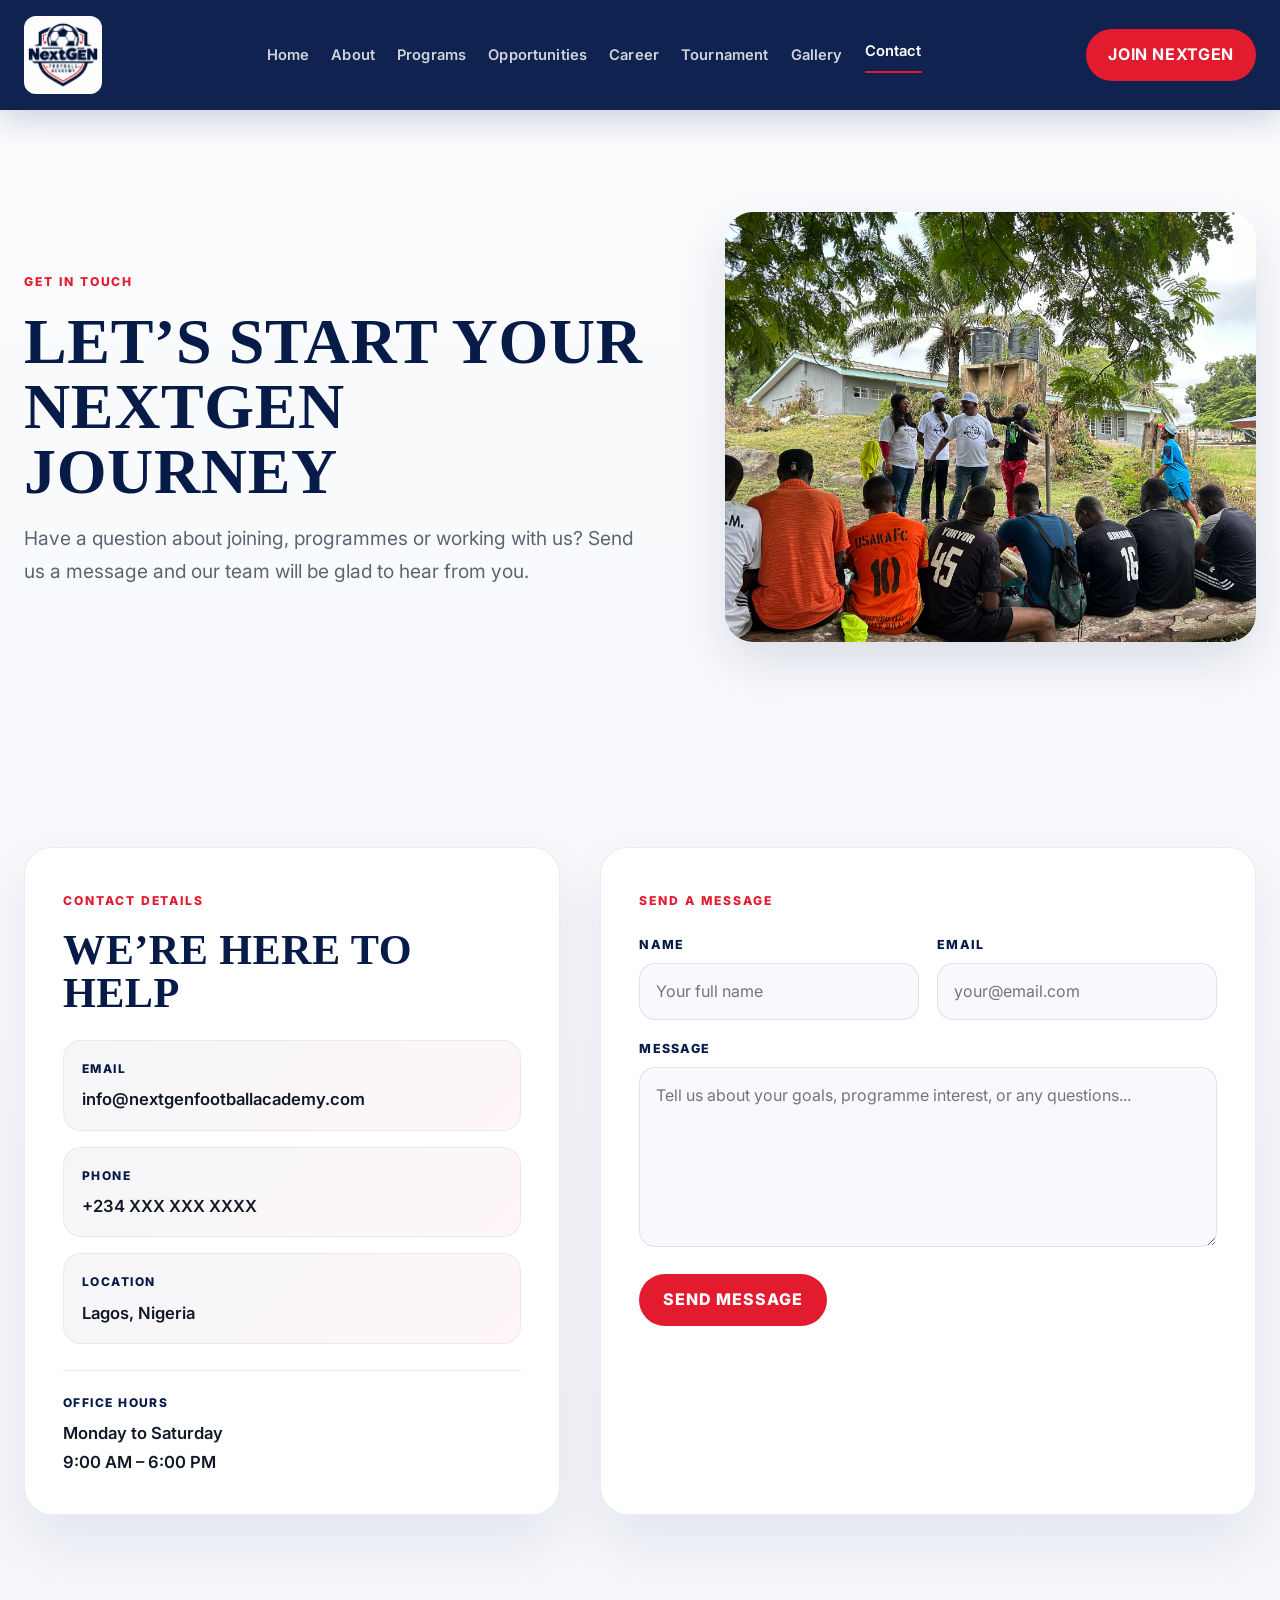
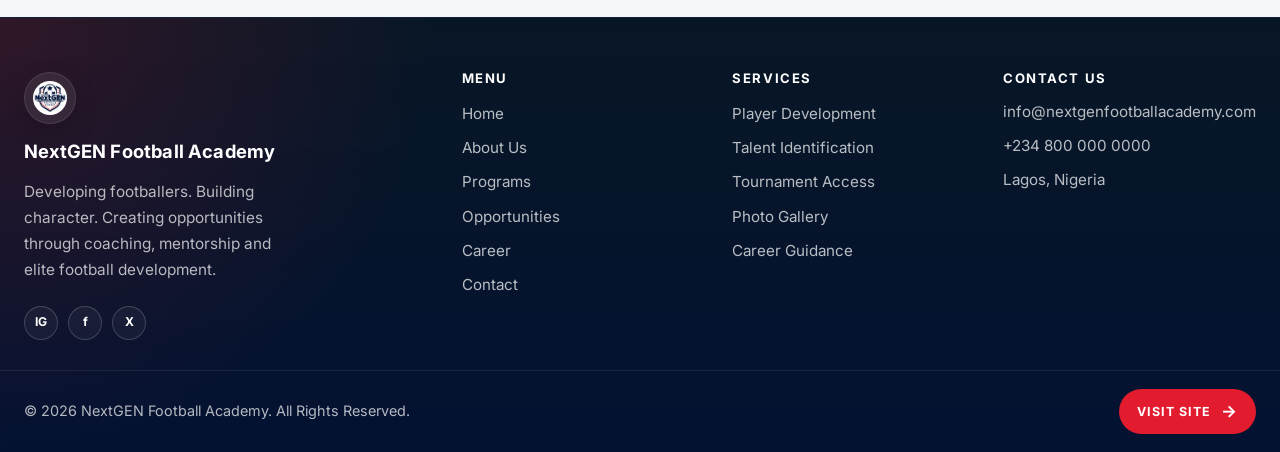
<file: contact.html>
<!DOCTYPE html>
<html lang="en">
<head>
    <meta charset="UTF-8">
    <meta name="viewport" content="width=device-width, initial-scale=1.0">
    <title>Contact | NextGEN Football Academy</title>
    <link rel="stylesheet" href="styles.css">
</head>
<body class="contact-page">
    <header class="site-header">
        <nav class="main-nav">
            <a href="index.html" class="site-brand" aria-label="NextGEN Football Academy home">
                <img src="images/Website%20Logo.png" alt="NextGEN Football Academy">
            </a>
            <button class="nav-toggle" type="button" aria-label="Toggle menu" aria-expanded="false" aria-controls="primary-navigation">☰</button>
            <ul class="nav-links" id="primary-navigation">
                <li><a href="index.html">Home</a></li>
                <li><a href="about.html">About</a></li>
                <li><a href="programs.html">Programs</a></li>
                <li><a href="opportunities.html">Opportunities</a></li>
                <li><a href="career.html">Career</a></li>
                <li><a href="Tournament.html">Tournament</a></li>
                <li><a href="gallery.html">Gallery</a></li>
                <li><a href="contact.html">Contact</a></li>
            </ul>
            <a href="contact.html" class="join-button">Join NextGEN</a>
        </nav>
    </header>

    <main class="contact-page-main">
        <section class="contact-hero reveal" aria-labelledby="contact-title">
            <div class="contact-hero-copy">
                <p class="section-label">Get in touch</p>
                <h1 id="contact-title">Let’s start your NextGEN journey</h1>
                <p>Have a question about joining, programmes or working with us? Send us a message and our team will be glad to hear from you.</p>
            </div>
            <img src="images/Next%20gen%20Images/IMG_4611.jpg" alt="NextGEN players and coaches together at the academy" loading="lazy">
        </section>

        <section class="contact-layout reveal" aria-label="Contact details and enquiry form">
            <aside class="contact-info-card" aria-label="NextGEN contact information">
                <p class="section-label">Contact details</p>
                <h2>We’re here to help</h2>
                <div class="contact-list">
                    <div class="contact-item">
                        <span>Email</span>
                        <a href="mailto:info@nextgenfootballacademy.com">info@nextgenfootballacademy.com</a>
                    </div>
                    <div class="contact-item">
                        <span>Phone</span>
                        <a href="tel:+2348000000000">+234 XXX XXX XXXX</a>
                    </div>
                    <div class="contact-item">
                        <span>Location</span>
                        <p>Lagos, Nigeria</p>
                    </div>
                </div>
                <div class="contact-hours">
                    <strong>Office hours</strong>
                    <p>Monday to Saturday<br>9:00 AM – 6:00 PM</p>
                </div>
            </aside>

            <form class="contact-form" aria-label="Send a message to NextGEN Football Academy">
                <p class="section-label">Send a message</p>
                <div class="field-row">
                    <label>
                        <span>Name</span>
                        <input type="text" name="name" placeholder="Your full name" required>
                    </label>
                    <label>
                        <span>Email</span>
                        <input type="email" name="email" placeholder="your@email.com" required>
                    </label>
                </div>
                <label>
                    <span>Message</span>
                    <textarea name="message" placeholder="Tell us about your goals, programme interest, or any questions..." required></textarea>
                </label>
                <button type="submit">Send Message</button>
            </form>
        </section>
    </main>

    <footer class="site-footer">
        <div class="footer-content">
            <div class="footer-brand">
                <div class="footer-brand-row">
                    <img class="footer-logo" src="images/Website%20Logo.png" alt="NextGEN Football Academy">
                </div>
                <h3 class="footer-brand-title">NextGEN Football Academy</h3>
                <p class="footer-brand-copy">Developing footballers. Building character. Creating opportunities through coaching, mentorship and elite football development.</p>
                <div class="footer-socials" aria-label="Social media links">
                    <a class="social-icon" href="#" aria-label="Instagram">IG</a>
                    <a class="social-icon" href="#" aria-label="Facebook">f</a>
                    <a class="social-icon" href="#" aria-label="X">X</a>
                </div>
            </div>

            <div class="footer-column">
                <h3>Menu</h3>
                <div class="footer-nav">
                    <a href="index.html">Home</a>
                    <a href="about.html">About Us</a>
                    <a href="programs.html">Programs</a>
                    <a href="opportunities.html">Opportunities</a>
                    <a href="career.html">Career</a>
                    <a href="contact.html">Contact</a>
                </div>
            </div>

            <div class="footer-column">
                <h3>Services</h3>
                <div class="footer-nav">
                    <a href="programs.html">Player Development</a>
                    <a href="opportunities.html">Talent Identification</a>
                    <a href="Tournament.html">Tournament Access</a>
                    <a href="gallery.html">Photo Gallery</a>
                    <a href="career.html">Career Guidance</a>
                </div>
            </div>

            <div class="footer-column footer-contact">
                <h3>Contact Us</h3>
                <a href="mailto:info@nextgenfootballacademy.com">info@nextgenfootballacademy.com</a>
                <a href="tel:+2348000000000">+234 800 000 0000</a>
                <p>Lagos, Nigeria</p>
            </div>
        </div>

        <div class="footer-bottom">
            <div class="copyright">
                <p>&copy; <span data-year></span> NextGEN Football Academy. All Rights Reserved.</p>
            </div>
            <a class="footer-cta" href="index.html">Visit site</a>
        </div>
    </footer>
    <script src="script.js"></script>
</body>
</html>
</file>
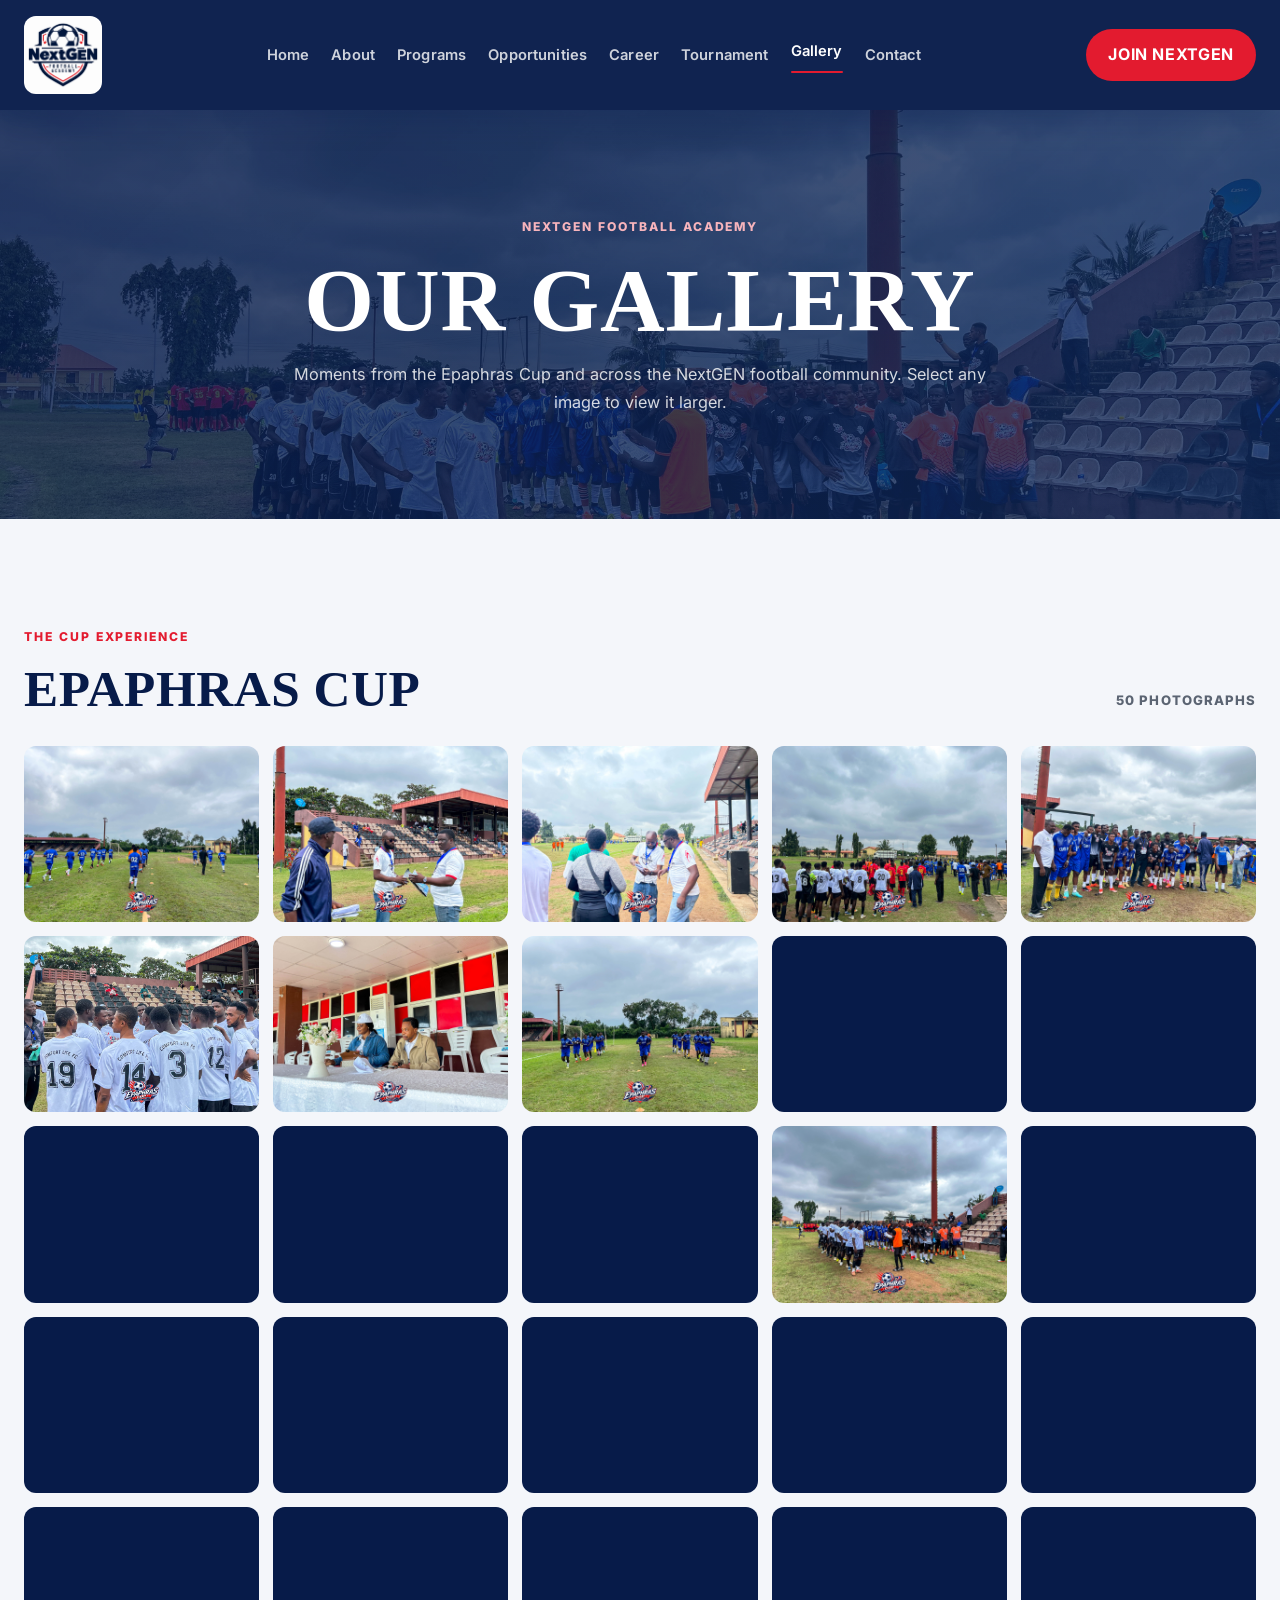
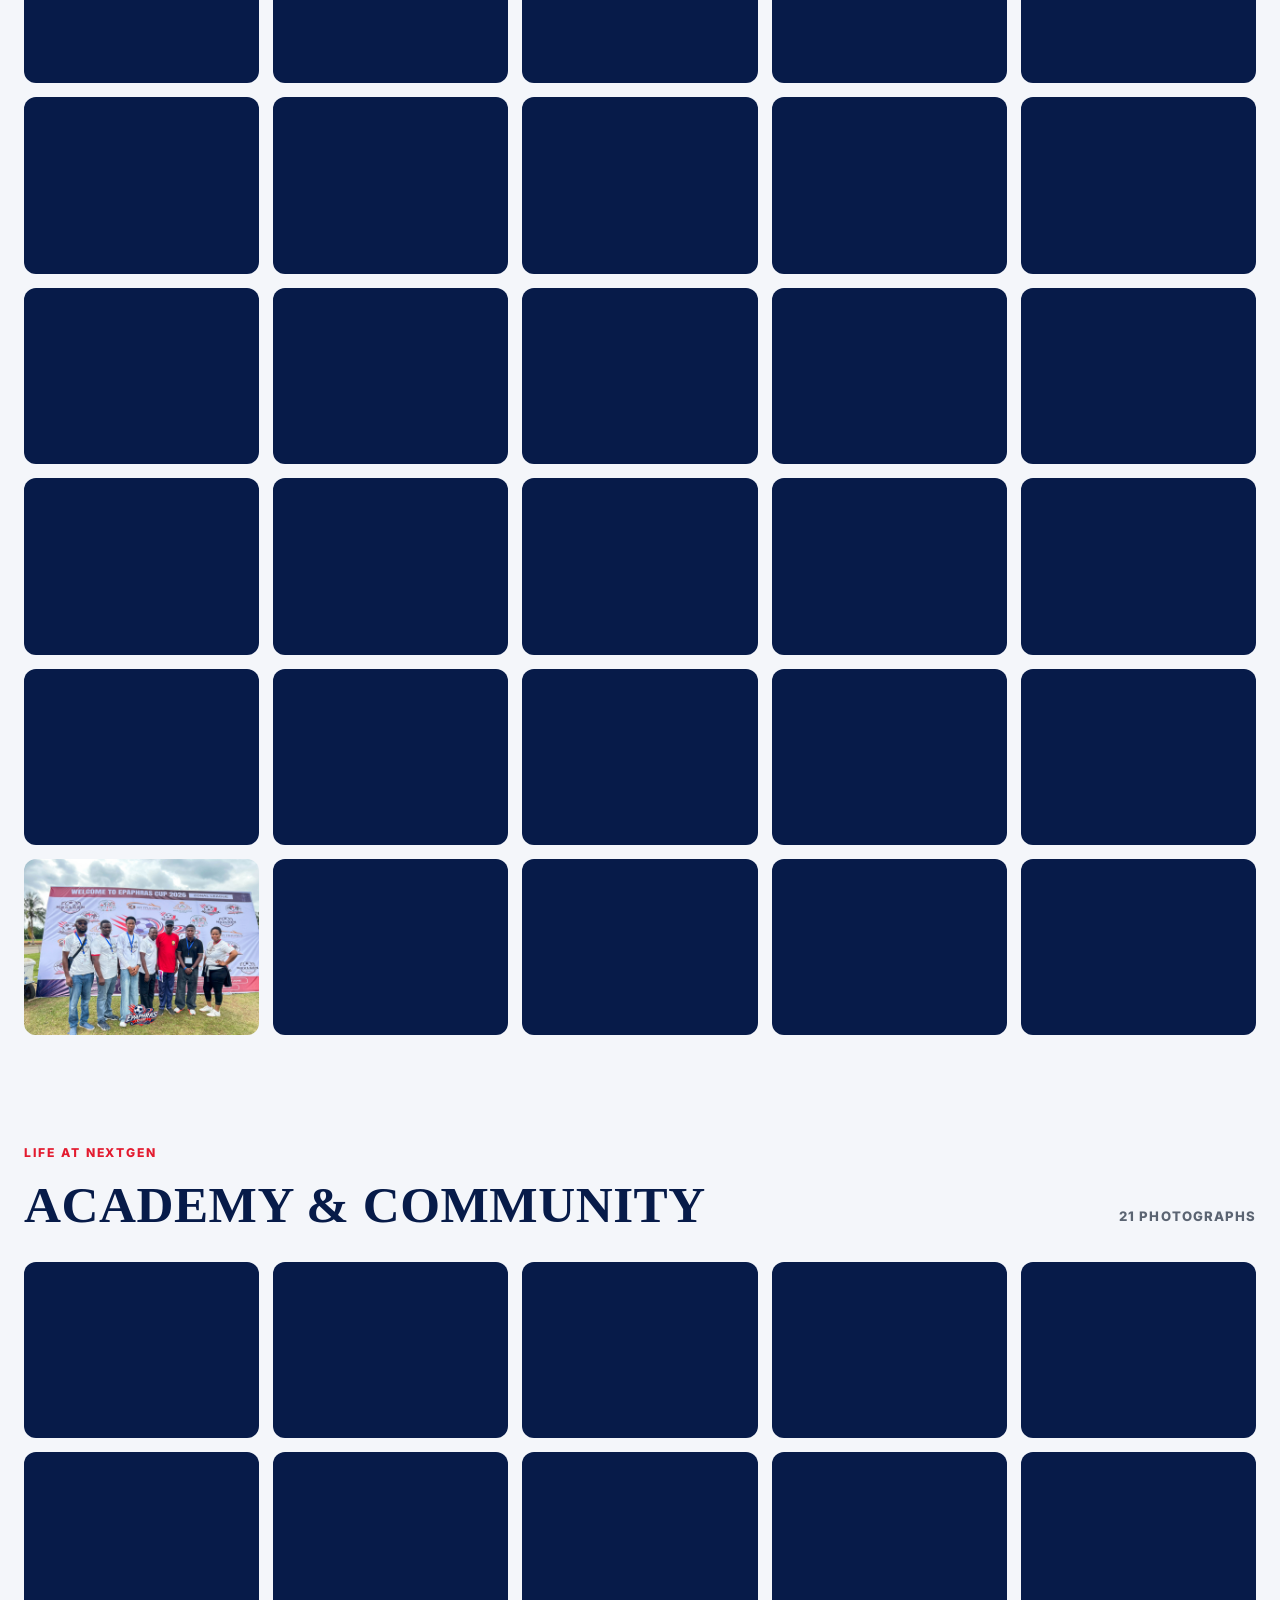
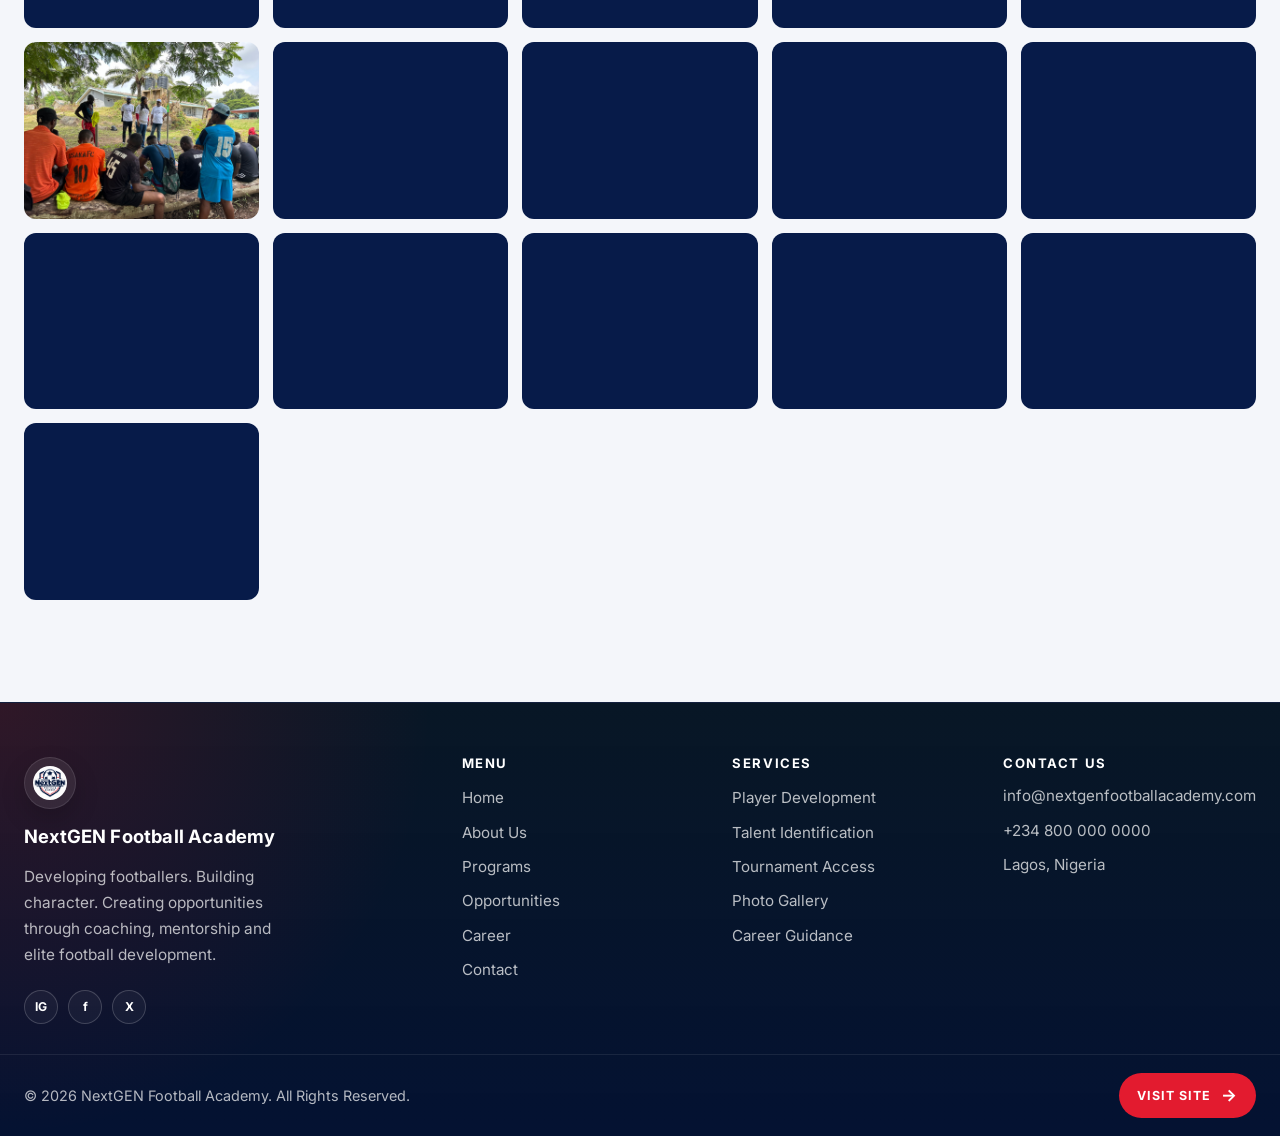
<file: gallery.html>
<!DOCTYPE html>
<html lang="en">
<head>
    <meta charset="UTF-8">
    <meta name="viewport" content="width=device-width, initial-scale=1.0">
    <title>Gallery | NextGEN Football Academy</title>
    <link rel="preconnect" href="https://fonts.googleapis.com">
    <link rel="preconnect" href="https://fonts.gstatic.com" crossorigin>
    <link href="https://fonts.googleapis.com/css2?family=Inter:wght@400;500;600;700;800&display=swap" rel="stylesheet">
    <link rel="stylesheet" href="styles.css">
</head>
<body>
    <header class="site-header">
        <nav class="main-nav">
            <a href="index.html" class="site-brand" aria-label="NextGEN Football Academy home">
                <img src="images/Website%20Logo.png" alt="NextGEN Football Academy">
            </a>
            <button class="nav-toggle" type="button" aria-label="Toggle menu" aria-expanded="false" aria-controls="primary-navigation">☰</button>
            <ul class="nav-links" id="primary-navigation">
                <li><a href="index.html">Home</a></li>
                <li><a href="about.html">About</a></li>
                <li><a href="programs.html">Programs</a></li>
                <li><a href="opportunities.html">Opportunities</a></li>
                <li><a href="career.html">Career</a></li>
                <li><a href="Tournament.html">Tournament</a></li>
                <li><a href="gallery.html" class="active">Gallery</a></li>
                <li><a href="contact.html">Contact</a></li>
            </ul>
            <a href="contact.html" class="join-button">Join NextGEN</a>
        </nav>
    </header>

    <main class="gallery-page">
        <section class="gallery-page-hero">
            <div class="gallery-page-hero-inner">
                <p class="eyebrow eyebrow-light">NEXTGEN FOOTBALL ACADEMY</p>
                <h1>Our Gallery</h1>
                <p>Moments from the Epaphras Cup and across the NextGEN football community. Select any image to view it larger.</p>
            </div>
        </section>

        <section class="gallery-collection" aria-labelledby="epaphras-gallery-title">
            <div class="gallery-collection-inner">
                <div class="gallery-collection-heading">
                    <div>
                        <p class="section-label">THE CUP EXPERIENCE</p>
                        <h2 id="epaphras-gallery-title">Epaphras Cup</h2>
                    </div>
                    <p class="gallery-collection-count">50 photographs</p>
                </div>
                <div class="all-gallery-grid" data-photo-gallery aria-label="Epaphras Cup photographs">
                    <button class="all-gallery-photo" type="button" data-photo-trigger data-caption="Epaphras Cup"><img src="images/Epaphras%20Tounament/1%20(1).jpg" alt="Epaphras Cup photo 1" loading="lazy" decoding="async"></button>
                    <button class="all-gallery-photo" type="button" data-photo-trigger data-caption="Epaphras Cup"><img src="images/Epaphras%20Tounament/1%20(2).jpg" alt="Epaphras Cup photo 2" loading="lazy" decoding="async"></button>
                    <button class="all-gallery-photo" type="button" data-photo-trigger data-caption="Epaphras Cup"><img src="images/Epaphras%20Tounament/1%20(3).jpg" alt="Epaphras Cup photo 3" loading="lazy" decoding="async"></button>
                    <button class="all-gallery-photo" type="button" data-photo-trigger data-caption="Epaphras Cup"><img src="images/Epaphras%20Tounament/1%20(4).jpg" alt="Epaphras Cup photo 4" loading="lazy" decoding="async"></button>
                    <button class="all-gallery-photo" type="button" data-photo-trigger data-caption="Epaphras Cup"><img src="images/Epaphras%20Tounament/1%20(5).jpg" alt="Epaphras Cup photo 5" loading="lazy" decoding="async"></button>
                    <button class="all-gallery-photo" type="button" data-photo-trigger data-caption="Epaphras Cup"><img src="images/Epaphras%20Tounament/1%20(6).jpg" alt="Epaphras Cup photo 6" loading="lazy" decoding="async"></button>
                    <button class="all-gallery-photo" type="button" data-photo-trigger data-caption="Epaphras Cup"><img src="images/Epaphras%20Tounament/IMG_9028.jpg" alt="Epaphras Cup photo 7" loading="lazy" decoding="async"></button>
                    <button class="all-gallery-photo" type="button" data-photo-trigger data-caption="Epaphras Cup"><img src="images/Epaphras%20Tounament/IMG_9039.jpg" alt="Epaphras Cup photo 8" loading="lazy" decoding="async"></button>
                    <button class="all-gallery-photo" type="button" data-photo-trigger data-caption="Epaphras Cup"><img src="images/Epaphras%20Tounament/IMG_9060.jpg" alt="Epaphras Cup photo 9" loading="lazy" decoding="async"></button>
                    <button class="all-gallery-photo" type="button" data-photo-trigger data-caption="Epaphras Cup"><img src="images/Epaphras%20Tounament/IMG_9086.jpg" alt="Epaphras Cup photo 10" loading="lazy" decoding="async"></button>
                    <button class="all-gallery-photo" type="button" data-photo-trigger data-caption="Epaphras Cup"><img src="images/Epaphras%20Tounament/IMG_9087.jpg" alt="Epaphras Cup photo 11" loading="lazy" decoding="async"></button>
                    <button class="all-gallery-photo" type="button" data-photo-trigger data-caption="Epaphras Cup"><img src="images/Epaphras%20Tounament/IMG_9089.jpg" alt="Epaphras Cup photo 12" loading="lazy" decoding="async"></button>
                    <button class="all-gallery-photo" type="button" data-photo-trigger data-caption="Epaphras Cup"><img src="images/Epaphras%20Tounament/IMG_9091.jpg" alt="Epaphras Cup photo 13" loading="lazy" decoding="async"></button>
                    <button class="all-gallery-photo" type="button" data-photo-trigger data-caption="Epaphras Cup"><img src="images/Epaphras%20Tounament/IMG_9111.jpg" alt="Epaphras Cup photo 14" loading="lazy" decoding="async"></button>
                    <button class="all-gallery-photo" type="button" data-photo-trigger data-caption="Epaphras Cup"><img src="images/Epaphras%20Tounament/IMG_9146.jpg" alt="Epaphras Cup photo 15" loading="lazy" decoding="async"></button>
                    <button class="all-gallery-photo" type="button" data-photo-trigger data-caption="Epaphras Cup"><img src="images/Epaphras%20Tounament/IMG_9149.jpg" alt="Epaphras Cup photo 16" loading="lazy" decoding="async"></button>
                    <button class="all-gallery-photo" type="button" data-photo-trigger data-caption="Epaphras Cup"><img src="images/Epaphras%20Tounament/IMG_9157.jpg" alt="Epaphras Cup photo 17" loading="lazy" decoding="async"></button>
                    <button class="all-gallery-photo" type="button" data-photo-trigger data-caption="Epaphras Cup"><img src="images/Epaphras%20Tounament/IMG_9164-Enhanced.jpg" alt="Epaphras Cup photo 18" loading="lazy" decoding="async"></button>
                    <button class="all-gallery-photo" type="button" data-photo-trigger data-caption="Epaphras Cup"><img src="images/Epaphras%20Tounament/IMG_9173-Enhanced.jpg" alt="Epaphras Cup photo 19" loading="lazy" decoding="async"></button>
                    <button class="all-gallery-photo" type="button" data-photo-trigger data-caption="Epaphras Cup"><img src="images/Epaphras%20Tounament/IMG_9252.jpg" alt="Epaphras Cup photo 20" loading="lazy" decoding="async"></button>
                    <button class="all-gallery-photo" type="button" data-photo-trigger data-caption="Epaphras Cup"><img src="images/Epaphras%20Tounament/IMG_9253.jpg" alt="Epaphras Cup photo 21" loading="lazy" decoding="async"></button>
                    <button class="all-gallery-photo" type="button" data-photo-trigger data-caption="Epaphras Cup"><img src="images/Epaphras%20Tounament/IMG_9264.jpg" alt="Epaphras Cup photo 22" loading="lazy" decoding="async"></button>
                    <button class="all-gallery-photo" type="button" data-photo-trigger data-caption="Epaphras Cup"><img src="images/Epaphras%20Tounament/IMG_9265.jpg" alt="Epaphras Cup photo 23" loading="lazy" decoding="async"></button>
                    <button class="all-gallery-photo" type="button" data-photo-trigger data-caption="Epaphras Cup"><img src="images/Epaphras%20Tounament/IMG_9338.jpg" alt="Epaphras Cup photo 24" loading="lazy" decoding="async"></button>
                    <button class="all-gallery-photo" type="button" data-photo-trigger data-caption="Epaphras Cup"><img src="images/Epaphras%20Tounament/IMG_9342.jpg" alt="Epaphras Cup photo 25" loading="lazy" decoding="async"></button>
                    <button class="all-gallery-photo" type="button" data-photo-trigger data-caption="Epaphras Cup"><img src="images/Epaphras%20Tounament/IMG_9375.jpg" alt="Epaphras Cup photo 26" loading="lazy" decoding="async"></button>
                    <button class="all-gallery-photo" type="button" data-photo-trigger data-caption="Epaphras Cup"><img src="images/Epaphras%20Tounament/IMG_9477.jpg" alt="Epaphras Cup photo 27" loading="lazy" decoding="async"></button>
                    <button class="all-gallery-photo" type="button" data-photo-trigger data-caption="Epaphras Cup"><img src="images/Epaphras%20Tounament/IMG_9480.jpg" alt="Epaphras Cup photo 28" loading="lazy" decoding="async"></button>
                    <button class="all-gallery-photo" type="button" data-photo-trigger data-caption="Epaphras Cup"><img src="images/Epaphras%20Tounament/IMG_9484.jpg" alt="Epaphras Cup photo 29" loading="lazy" decoding="async"></button>
                    <button class="all-gallery-photo" type="button" data-photo-trigger data-caption="Epaphras Cup"><img src="images/Epaphras%20Tounament/IMG_9524.jpg" alt="Epaphras Cup photo 30" loading="lazy" decoding="async"></button>
                    <button class="all-gallery-photo" type="button" data-photo-trigger data-caption="Epaphras Cup"><img src="images/Epaphras%20Tounament/IMG_9544.jpg" alt="Epaphras Cup photo 31" loading="lazy" decoding="async"></button>
                    <button class="all-gallery-photo" type="button" data-photo-trigger data-caption="Epaphras Cup"><img src="images/Epaphras%20Tounament/IMG_9562.jpg" alt="Epaphras Cup photo 32" loading="lazy" decoding="async"></button>
                    <button class="all-gallery-photo" type="button" data-photo-trigger data-caption="Epaphras Cup"><img src="images/Epaphras%20Tounament/IMG_9563.jpg" alt="Epaphras Cup photo 33" loading="lazy" decoding="async"></button>
                    <button class="all-gallery-photo" type="button" data-photo-trigger data-caption="Epaphras Cup"><img src="images/Epaphras%20Tounament/IMG_9568.jpg" alt="Epaphras Cup photo 34" loading="lazy" decoding="async"></button>
                    <button class="all-gallery-photo" type="button" data-photo-trigger data-caption="Epaphras Cup"><img src="images/Epaphras%20Tounament/IMG_9583.jpg" alt="Epaphras Cup photo 35" loading="lazy" decoding="async"></button>
                    <button class="all-gallery-photo" type="button" data-photo-trigger data-caption="Epaphras Cup"><img src="images/Epaphras%20Tounament/IMG_9621.jpg" alt="Epaphras Cup photo 36" loading="lazy" decoding="async"></button>
                    <button class="all-gallery-photo" type="button" data-photo-trigger data-caption="Epaphras Cup"><img src="images/Epaphras%20Tounament/IMG_9649.jpg" alt="Epaphras Cup photo 37" loading="lazy" decoding="async"></button>
                    <button class="all-gallery-photo" type="button" data-photo-trigger data-caption="Epaphras Cup"><img src="images/Epaphras%20Tounament/IMG_9706.jpg" alt="Epaphras Cup photo 38" loading="lazy" decoding="async"></button>
                    <button class="all-gallery-photo" type="button" data-photo-trigger data-caption="Epaphras Cup"><img src="images/Epaphras%20Tounament/IMG_9709.jpg" alt="Epaphras Cup photo 39" loading="lazy" decoding="async"></button>
                    <button class="all-gallery-photo" type="button" data-photo-trigger data-caption="Epaphras Cup"><img src="images/Epaphras%20Tounament/IMG_9710.jpg" alt="Epaphras Cup photo 40" loading="lazy" decoding="async"></button>
                    <button class="all-gallery-photo" type="button" data-photo-trigger data-caption="Epaphras Cup"><img src="images/Epaphras%20Tounament/IMG_9753.jpg" alt="Epaphras Cup photo 41" loading="lazy" decoding="async"></button>
                    <button class="all-gallery-photo" type="button" data-photo-trigger data-caption="Epaphras Cup"><img src="images/Epaphras%20Tounament/IMG_9765.jpg" alt="Epaphras Cup photo 42" loading="lazy" decoding="async"></button>
                    <button class="all-gallery-photo" type="button" data-photo-trigger data-caption="Epaphras Cup"><img src="images/Epaphras%20Tounament/IMG_9784.jpg" alt="Epaphras Cup photo 43" loading="lazy" decoding="async"></button>
                    <button class="all-gallery-photo" type="button" data-photo-trigger data-caption="Epaphras Cup"><img src="images/Epaphras%20Tounament/IMG_E9652.jpg" alt="Epaphras Cup photo 44" loading="lazy" decoding="async"></button>
                    <button class="all-gallery-photo" type="button" data-photo-trigger data-caption="Epaphras Cup"><img src="images/Epaphras%20Tounament/IMG_E9696.jpg" alt="Epaphras Cup photo 45" loading="lazy" decoding="async"></button>
                    <button class="all-gallery-photo" type="button" data-photo-trigger data-caption="Epaphras Cup"><img src="images/Epaphras%20Tounament/IMG_E9704.jpg" alt="Epaphras Cup photo 46" loading="lazy" decoding="async"></button>
                    <button class="all-gallery-photo" type="button" data-photo-trigger data-caption="Epaphras Cup"><img src="images/Epaphras%20Tounament/IMG_E9712.jpg" alt="Epaphras Cup photo 47" loading="lazy" decoding="async"></button>
                    <button class="all-gallery-photo" type="button" data-photo-trigger data-caption="Epaphras Cup"><img src="images/Epaphras%20Tounament/IMG_E9801.jpg" alt="Epaphras Cup photo 48" loading="lazy" decoding="async"></button>
                    <button class="all-gallery-photo" type="button" data-photo-trigger data-caption="Epaphras Cup"><img src="images/Epaphras%20Tounament/IMG_E9810.jpg" alt="Epaphras Cup photo 49" loading="lazy" decoding="async"></button>
                    <button class="all-gallery-photo" type="button" data-photo-trigger data-caption="Epaphras Cup"><img src="images/Epaphras%20Tounament/IMG_E9825.jpg" alt="Epaphras Cup photo 50" loading="lazy" decoding="async"></button>
                </div>
            </div>
        </section>

        <section class="gallery-collection" aria-labelledby="academy-gallery-title">
            <div class="gallery-collection-inner">
                <div class="gallery-collection-heading">
                    <div>
                        <p class="section-label">LIFE AT NEXTGEN</p>
                        <h2 id="academy-gallery-title">Academy &amp; Community</h2>
                    </div>
                    <p class="gallery-collection-count">21 photographs</p>
                </div>
                <div class="all-gallery-grid" data-photo-gallery aria-label="NextGEN academy and community photographs">
                    <button class="all-gallery-photo" type="button" data-photo-trigger data-caption="NextGEN football"><img src="images/Home%20page%20IMages/1%20(8).jpg" alt="NextGEN football photo 1" loading="lazy" decoding="async"></button>
                    <button class="all-gallery-photo" type="button" data-photo-trigger data-caption="NextGEN football"><img src="images/Home%20page%20IMages/1%20(9).jpg" alt="NextGEN football photo 2" loading="lazy" decoding="async"></button>
                    <button class="all-gallery-photo" type="button" data-photo-trigger data-caption="NextGEN football"><img src="images/Home%20page%20IMages/1%20(10).jpg" alt="NextGEN football photo 3" loading="lazy" decoding="async"></button>
                    <button class="all-gallery-photo" type="button" data-photo-trigger data-caption="NextGEN academy"><img src="images/Next%20gen%20Images/IMG_4595.jpg" alt="NextGEN academy photo 4" loading="lazy" decoding="async"></button>
                    <button class="all-gallery-photo" type="button" data-photo-trigger data-caption="NextGEN academy"><img src="images/Next%20gen%20Images/IMG_4596.jpg" alt="NextGEN academy photo 5" loading="lazy" decoding="async"></button>
                    <button class="all-gallery-photo" type="button" data-photo-trigger data-caption="NextGEN academy"><img src="images/Next%20gen%20Images/IMG_4604.jpg" alt="NextGEN academy photo 6" loading="lazy" decoding="async"></button>
                    <button class="all-gallery-photo" type="button" data-photo-trigger data-caption="NextGEN academy"><img src="images/Next%20gen%20Images/IMG_4605.jpg" alt="NextGEN academy photo 7" loading="lazy" decoding="async"></button>
                    <button class="all-gallery-photo" type="button" data-photo-trigger data-caption="NextGEN academy"><img src="images/Next%20gen%20Images/IMG_4608.jpg" alt="NextGEN academy photo 8" loading="lazy" decoding="async"></button>
                    <button class="all-gallery-photo" type="button" data-photo-trigger data-caption="NextGEN academy"><img src="images/Next%20gen%20Images/IMG_4609.jpg" alt="NextGEN academy photo 9" loading="lazy" decoding="async"></button>
                    <button class="all-gallery-photo" type="button" data-photo-trigger data-caption="NextGEN academy"><img src="images/Next%20gen%20Images/IMG_4611.jpg" alt="NextGEN academy photo 10" loading="lazy" decoding="async"></button>
                    <button class="all-gallery-photo" type="button" data-photo-trigger data-caption="NextGEN academy"><img src="images/Next%20gen%20Images/IMG_4615.jpg" alt="NextGEN academy photo 11" loading="lazy" decoding="async"></button>
                    <button class="all-gallery-photo" type="button" data-photo-trigger data-caption="NextGEN academy"><img src="images/Next%20gen%20Images/IMG_4616.jpg" alt="NextGEN academy photo 12" loading="lazy" decoding="async"></button>
                    <button class="all-gallery-photo" type="button" data-photo-trigger data-caption="NextGEN academy"><img src="images/Next%20gen%20Images/IMG_4617.jpg" alt="NextGEN academy photo 13" loading="lazy" decoding="async"></button>
                    <button class="all-gallery-photo" type="button" data-photo-trigger data-caption="NextGEN academy"><img src="images/Next%20gen%20Images/IMG_4620.jpg" alt="NextGEN academy photo 14" loading="lazy" decoding="async"></button>
                    <button class="all-gallery-photo" type="button" data-photo-trigger data-caption="NextGEN academy"><img src="images/Next%20gen%20Images/IMG_4623.jpg" alt="NextGEN academy photo 15" loading="lazy" decoding="async"></button>
                    <button class="all-gallery-photo" type="button" data-photo-trigger data-caption="NextGEN academy"><img src="images/Next%20gen%20Images/IMG_4624.jpg" alt="NextGEN academy photo 16" loading="lazy" decoding="async"></button>
                    <button class="all-gallery-photo" type="button" data-photo-trigger data-caption="NextGEN academy"><img src="images/Next%20gen%20Images/IMG_4625.jpg" alt="NextGEN academy photo 17" loading="lazy" decoding="async"></button>
                    <button class="all-gallery-photo" type="button" data-photo-trigger data-caption="NextGEN academy"><img src="images/Next%20gen%20Images/IMG_4628.jpg" alt="NextGEN academy photo 18" loading="lazy" decoding="async"></button>
                    <button class="all-gallery-photo" type="button" data-photo-trigger data-caption="NextGEN academy"><img src="images/Next%20gen%20Images/IMG_4630.jpg" alt="NextGEN academy photo 19" loading="lazy" decoding="async"></button>
                    <button class="all-gallery-photo" type="button" data-photo-trigger data-caption="NextGEN academy"><img src="images/Next%20gen%20Images/IMG_9189.jpg" alt="NextGEN academy photo 20" loading="lazy" decoding="async"></button>
                    <button class="all-gallery-photo" type="button" data-photo-trigger data-caption="NextGEN academy"><img src="images/Next%20gen%20Images/IMG_9193.jpg" alt="NextGEN academy photo 21" loading="lazy" decoding="async"></button>
                </div>
            </div>
        </section>
    </main>

    <footer class="site-footer">
        <div class="footer-content">
            <div class="footer-brand">
                <div class="footer-brand-row">
                    <img class="footer-logo" src="images/Website%20Logo.png" alt="NextGEN Football Academy">
                </div>
                <h3 class="footer-brand-title">NextGEN Football Academy</h3>
                <p class="footer-brand-copy">Developing footballers. Building character. Creating opportunities through coaching, mentorship and elite football development.</p>
                <div class="footer-socials" aria-label="Social media links">
                    <a class="social-icon" href="#" aria-label="Instagram">IG</a>
                    <a class="social-icon" href="#" aria-label="Facebook">f</a>
                    <a class="social-icon" href="#" aria-label="X">X</a>
                </div>
            </div>

            <div class="footer-column">
                <h3>Menu</h3>
                <div class="footer-nav">
                    <a href="index.html">Home</a>
                    <a href="about.html">About Us</a>
                    <a href="programs.html">Programs</a>
                    <a href="opportunities.html">Opportunities</a>
                    <a href="career.html">Career</a>
                    <a href="contact.html">Contact</a>
                </div>
            </div>

            <div class="footer-column">
                <h3>Services</h3>
                <div class="footer-nav">
                    <a href="programs.html">Player Development</a>
                    <a href="opportunities.html">Talent Identification</a>
                    <a href="Tournament.html">Tournament Access</a>
                    <a href="gallery.html">Photo Gallery</a>
                    <a href="career.html">Career Guidance</a>
                </div>
            </div>

            <div class="footer-column footer-contact">
                <h3>Contact Us</h3>
                <a href="mailto:info@nextgenfootballacademy.com">info@nextgenfootballacademy.com</a>
                <a href="tel:+2348000000000">+234 800 000 0000</a>
                <p>Lagos, Nigeria</p>
            </div>
        </div>

        <div class="footer-bottom">
            <div class="copyright">
                <p>&copy; <span data-year></span> NextGEN Football Academy. All Rights Reserved.</p>
            </div>
            <a class="footer-cta" href="index.html">Visit site</a>
        </div>
    </footer>

    <dialog class="photo-lightbox" aria-label="Photo viewer">
        <button class="photo-lightbox-close" type="button" aria-label="Close photo viewer">×</button>
        <button class="photo-lightbox-previous" type="button" aria-label="Previous photo">←</button>
        <figure>
            <img class="photo-lightbox-image" alt="">
            <figcaption class="photo-lightbox-caption"></figcaption>
        </figure>
        <button class="photo-lightbox-next" type="button" aria-label="Next photo">→</button>
        <p class="photo-lightbox-count" aria-live="polite"></p>
    </dialog>
    <script src="script.js"></script>
</body>
</html>
</file>
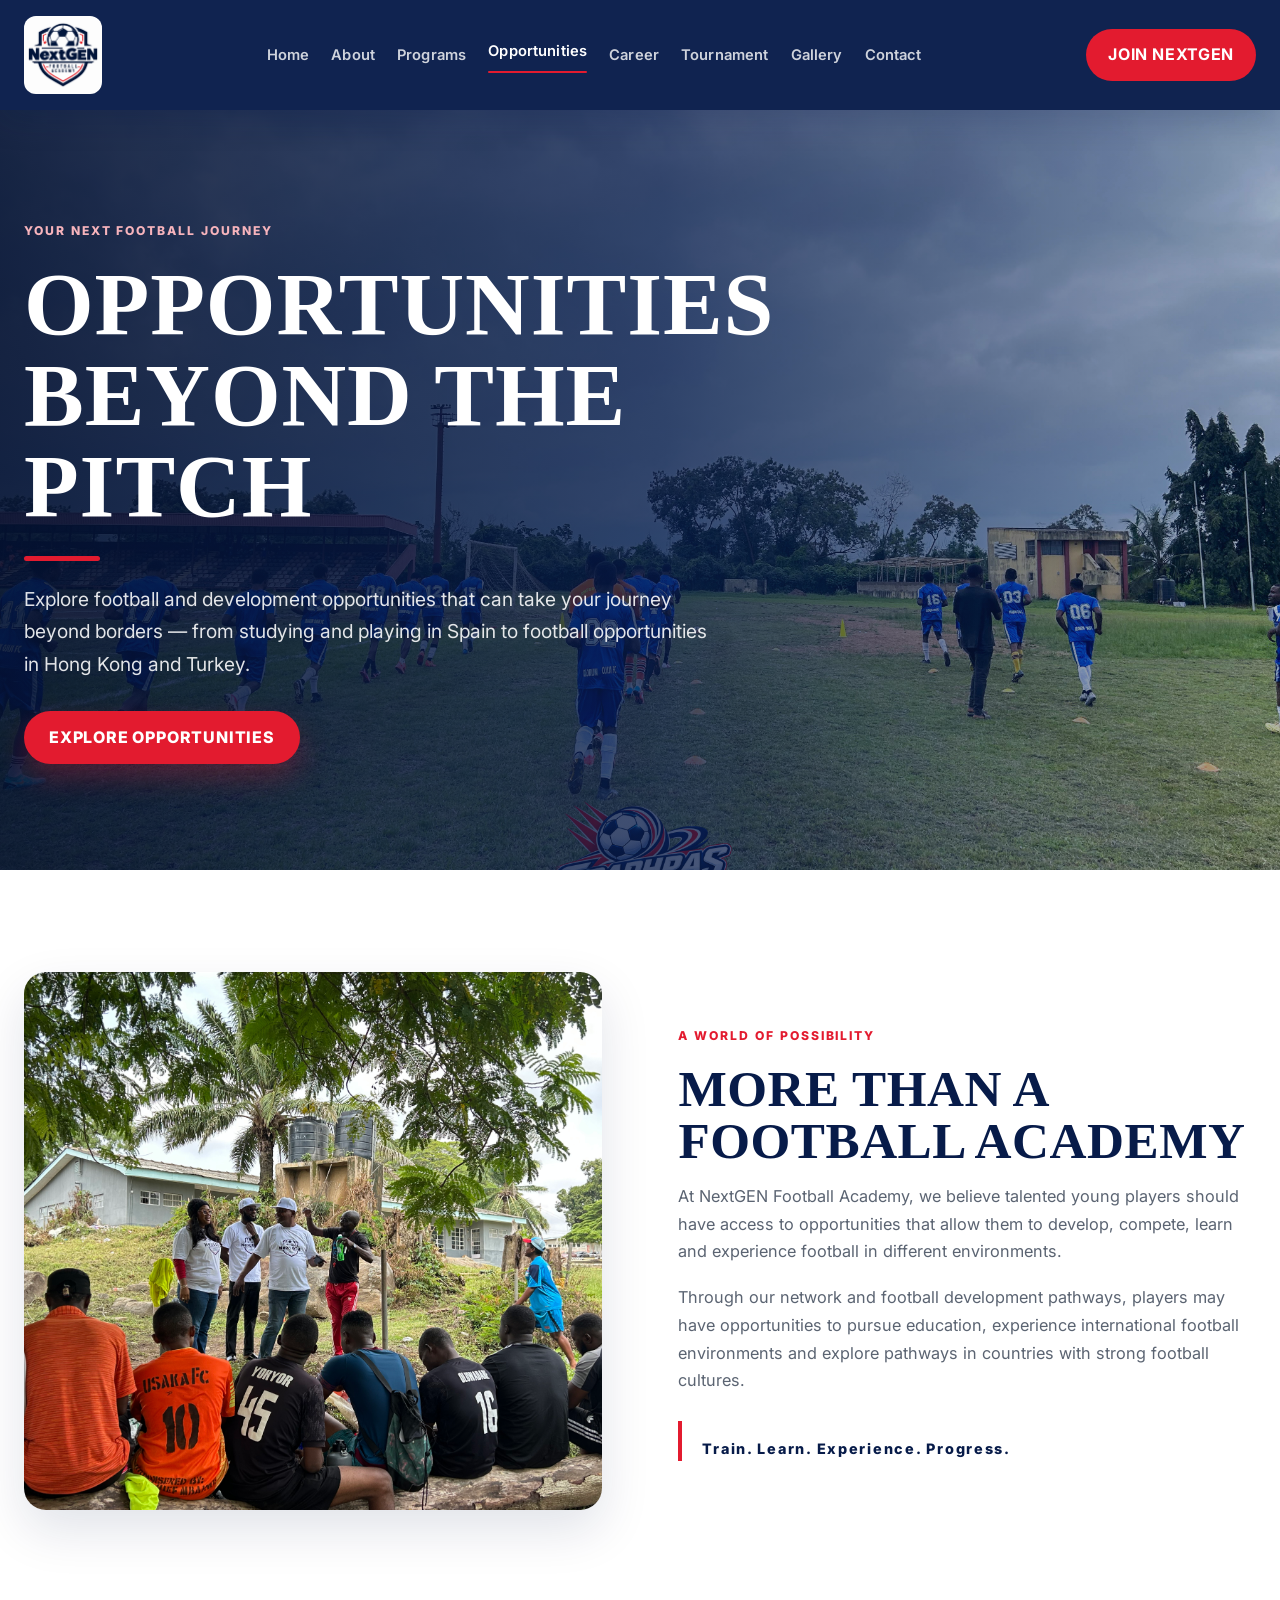
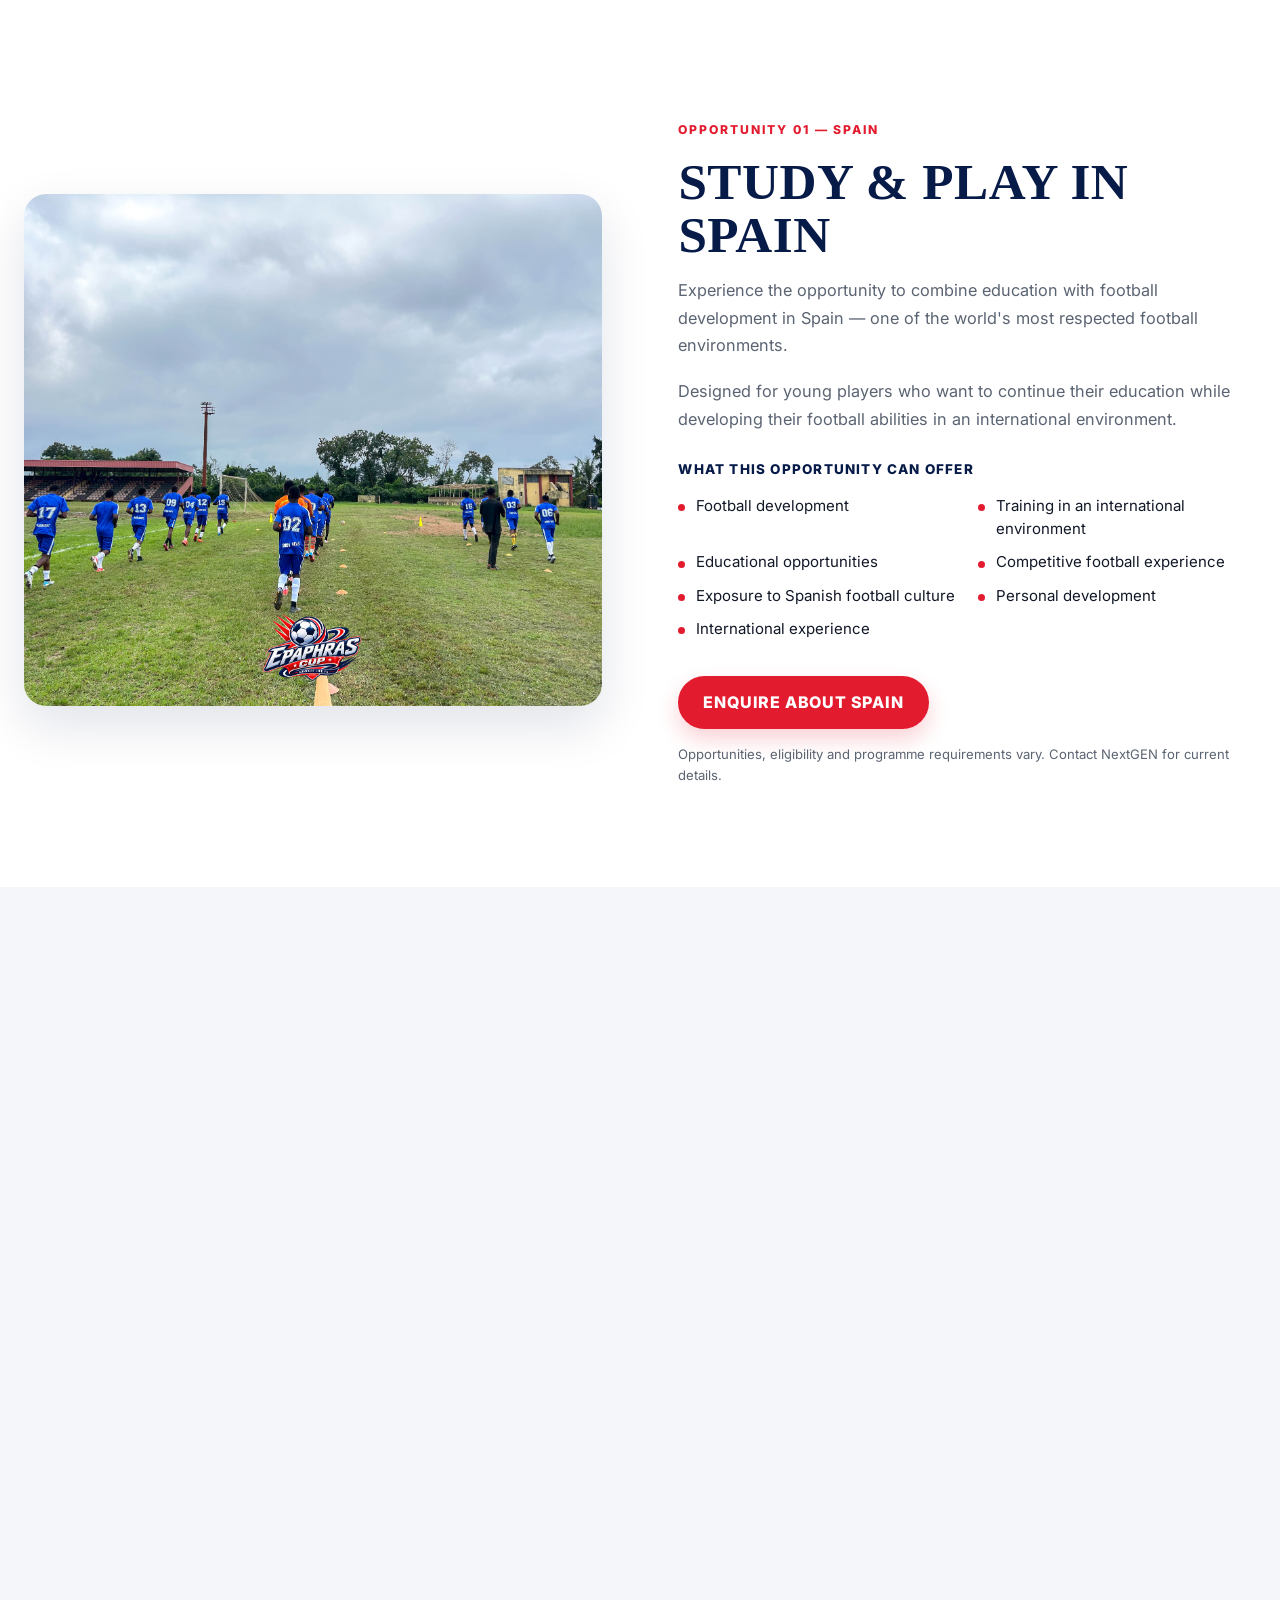
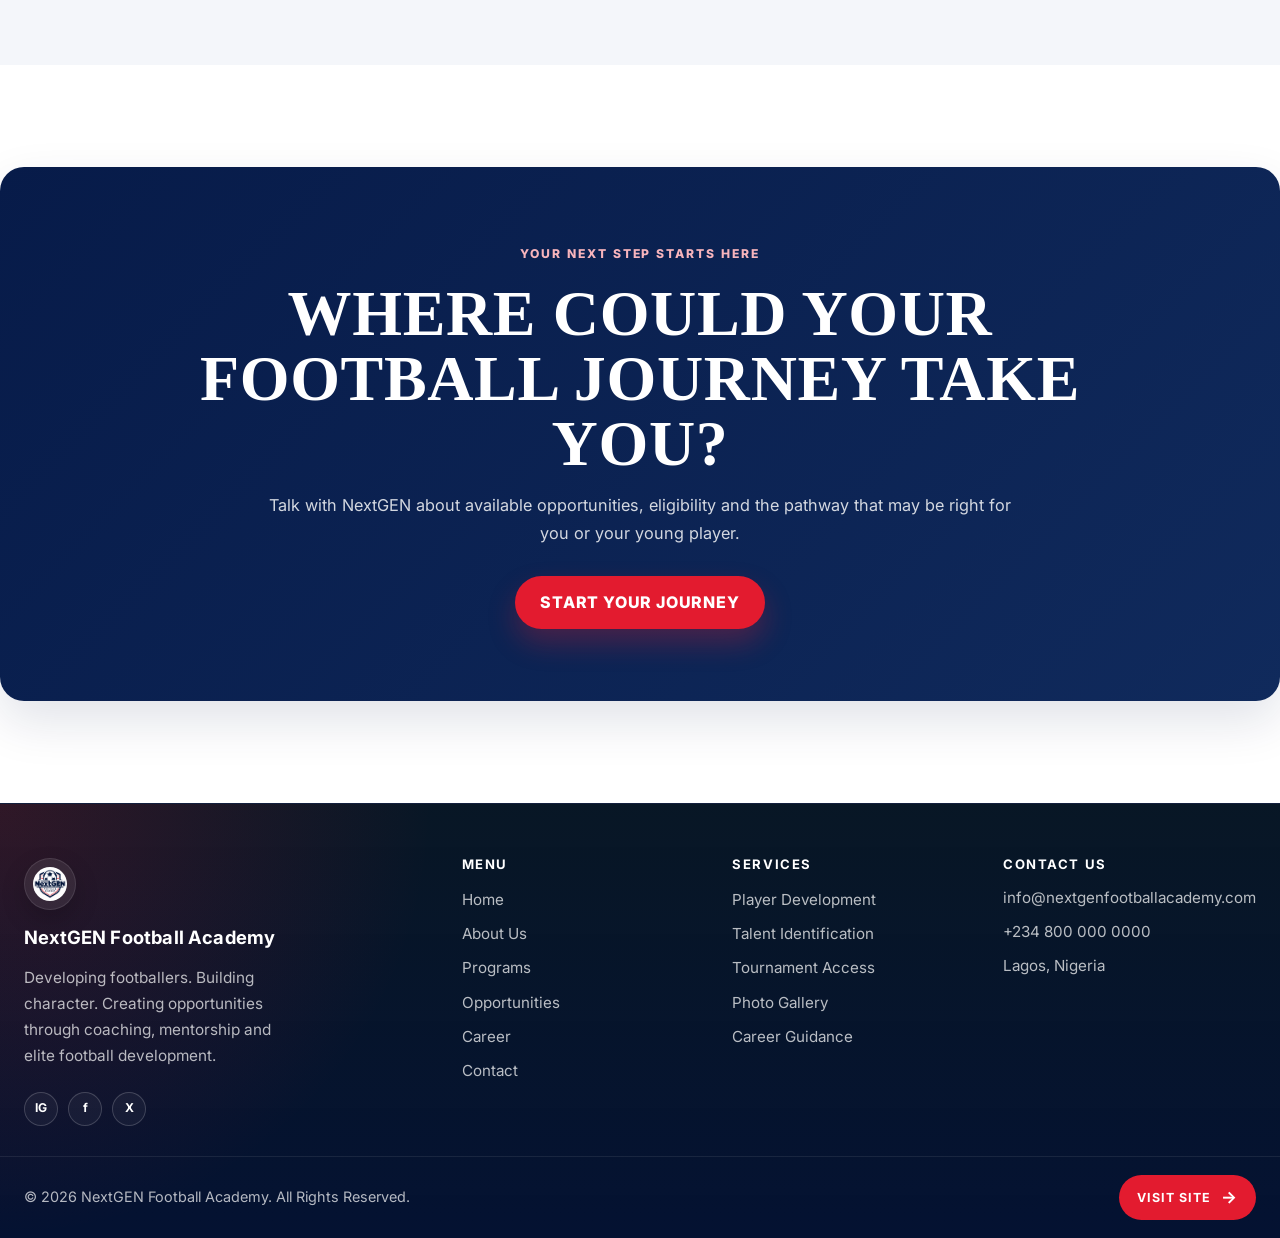
<file: opportunities.html>
<!DOCTYPE html>
<html lang="en">
<head>
    <meta charset="UTF-8">
    <meta name="viewport" content="width=device-width, initial-scale=1.0">
    <title>Opportunities | NextGEN Football Academy</title>
    <link rel="preconnect" href="https://fonts.googleapis.com">
    <link rel="preconnect" href="https://fonts.gstatic.com" crossorigin>
    <link href="https://fonts.googleapis.com/css2?family=Inter:wght@400;500;600;700;800&display=swap" rel="stylesheet">
    <link rel="stylesheet" href="styles.css">
</head>
<body>
    <header class="site-header">
        <nav class="main-nav">
            <a href="index.html" class="site-brand" aria-label="NextGEN Football Academy home">
                <img src="images/Website%20Logo.png" alt="NextGEN Football Academy">
            </a>
            <button class="nav-toggle" type="button" aria-label="Toggle menu" aria-expanded="false" aria-controls="primary-navigation">☰</button>
            <ul class="nav-links" id="primary-navigation">
                <li><a href="index.html">Home</a></li>
                <li><a href="about.html">About</a></li>
                <li><a href="programs.html">Programs</a></li>
                <li><a href="opportunities.html">Opportunities</a></li>
                <li><a href="career.html">Career</a></li>
                <li><a href="Tournament.html">Tournament</a></li>
                <li><a href="gallery.html">Gallery</a></li>
                <li><a href="contact.html">Contact</a></li>
            </ul>
            <a href="contact.html" class="join-button">Join NextGEN</a>
        </nav>
    </header>

    <main class="opportunities-page">
        <section class="opportunities-hero reveal">
            <div class="opportunities-hero-content">
                <p class="eyebrow eyebrow-light">YOUR NEXT FOOTBALL JOURNEY</p>
                <h1>Opportunities Beyond the Pitch</h1>
                <span class="opportunities-hero-rule" aria-hidden="true"></span>
                <p>Explore football and development opportunities that can take your journey beyond borders — from studying and playing in Spain to football opportunities in Hong Kong and Turkey.</p>
                <a href="#opportunities" class="primary-link opportunities-hero-link">Explore Opportunities</a>
            </div>
        </section>

        <section class="opportunity-intro reveal" aria-labelledby="opportunity-intro-title">
            <div class="opportunity-intro-inner">
                <div class="opportunity-image opportunity-intro-image">
                    <img src="images/Next%20gen%20Images/IMG_4611.jpg" alt="NextGEN players and coaches together at the academy" loading="lazy">
                </div>
                <div class="opportunity-copy">
                    <p class="section-label">A WORLD OF POSSIBILITY</p>
                    <h2 id="opportunity-intro-title">More Than a Football Academy</h2>
                    <p>At NextGEN Football Academy, we believe talented young players should have access to opportunities that allow them to develop, compete, learn and experience football in different environments.</p>
                    <p>Through our network and football development pathways, players may have opportunities to pursue education, experience international football environments and explore pathways in countries with strong football cultures.</p>
                    <p class="opportunity-highlight">Train. Learn. Experience. Progress.</p>
                </div>
            </div>
        </section>

        <div id="opportunities" class="opportunity-list">
            <section class="opportunity-story reveal" aria-labelledby="spain-title">
                <div class="opportunity-story-inner">
                    <div class="opportunity-image">
                        <img src="images/Home%20page%20IMages/1%20(1).jpg" alt="Young footballers training together on a football pitch" loading="lazy">
                    </div>
                    <div class="opportunity-copy">
                        <p class="section-label">OPPORTUNITY 01 — SPAIN</p>
                        <h2 id="spain-title">Study &amp; Play in Spain</h2>
                        <p>Experience the opportunity to combine education with football development in Spain — one of the world's most respected football environments.</p>
                        <p>Designed for young players who want to continue their education while developing their football abilities in an international environment.</p>
                        <h3 class="opportunity-list-title">What This Opportunity Can Offer</h3>
                        <ul class="opportunity-focus-list">
                            <li>Football development</li>
                            <li>Training in an international environment</li>
                            <li>Educational opportunities</li>
                            <li>Competitive football experience</li>
                            <li>Exposure to Spanish football culture</li>
                            <li>Personal development</li>
                            <li>International experience</li>
                        </ul>
                        <a href="contact.html" class="primary-link">Enquire About Spain</a>
                        <p class="opportunity-note">Opportunities, eligibility and programme requirements vary. Contact NextGEN for current details.</p>
                    </div>
                </div>
            </section>

            <section class="opportunity-story opportunity-story-light reveal" aria-labelledby="hong-kong-title">
                <div class="opportunity-story-inner opportunity-story-reverse">
                    <div class="opportunity-copy">
                        <p class="section-label">OPPORTUNITY 02 — HONG KONG</p>
                        <h2 id="hong-kong-title">Play Football in Hong Kong</h2>
                        <p>Take your football experience to Hong Kong and experience a different football environment, culture and competitive landscape.</p>
                        <p>This opportunity is designed for players looking to broaden their football experience, develop through a new environment and gain international exposure.</p>
                        <h3 class="opportunity-list-title">What This Opportunity Can Offer</h3>
                        <ul class="opportunity-focus-list">
                            <li>Football development</li>
                            <li>International football experience</li>
                            <li>Competitive playing opportunities</li>
                            <li>Exposure to a new football environment</li>
                            <li>Cultural experience</li>
                            <li>Player development</li>
                            <li>Networking and football connections</li>
                        </ul>
                        <a href="contact.html" class="primary-link">Enquire About Hong Kong</a>
                        <p class="opportunity-note">Opportunities, eligibility and programme requirements vary. Contact NextGEN for current details.</p>
                    </div>
                    <div class="opportunity-image">
                        <img src="images/Next%20gen%20Images/IMG_4604.jpg" alt="A NextGEN coach guiding players during an outdoor session" loading="lazy">
                    </div>
                </div>
            </section>

            <section class="opportunity-story reveal" aria-labelledby="turkey-title">
                <div class="opportunity-story-inner">
                    <div class="opportunity-image">
                        <img src="images/Next%20gen%20Images/IMG_4596.jpg" alt="Young players gathered for a team development session" loading="lazy">
                    </div>
                    <div class="opportunity-copy">
                        <p class="section-label">OPPORTUNITY 03 — TURKEY</p>
                        <h2 id="turkey-title">Move &amp; Play in Turkey</h2>
                        <p>For players looking to take a bigger step in their football journey, Turkey presents an opportunity to experience football in a country with a strong and passionate football culture.</p>
                        <p>Through the appropriate pathway, eligible players may have opportunities to move, train and play in Turkey while continuing their football development in a new environment.</p>
                        <h3 class="opportunity-list-title">What This Opportunity Can Offer</h3>
                        <ul class="opportunity-focus-list">
                            <li>Football development</li>
                            <li>Training and playing opportunities</li>
                            <li>Exposure to Turkish football</li>
                            <li>International experience</li>
                            <li>New football environment</li>
                            <li>Player development</li>
                            <li>Potential pathway opportunities</li>
                        </ul>
                        <a href="contact.html" class="primary-link">Enquire About Turkey</a>
                        <p class="opportunity-note">Eligibility, club placement, documentation and other requirements depend on the individual opportunity. Contact NextGEN for current information.</p>
                    </div>
                </div>
            </section>
        </div>

        <section class="opportunity-process reveal" aria-labelledby="opportunity-process-title">
            <div class="opportunity-process-inner">
                <div class="opportunity-process-heading">
                    <p class="section-label section-label-light">A CLEAR PATH FORWARD</p>
                    <h2 id="opportunity-process-title">How It Works</h2>
                    <p>Every journey is different. We take time to understand each player's goals and the requirements of any available opportunity.</p>
                </div>
                <ol class="opportunity-steps">
                    <li>
                        <span>01</span>
                        <h3>Discover</h3>
                        <p>Talk with NextGEN about your interests, ambitions and the opportunities currently available.</p>
                    </li>
                    <li>
                        <span>02</span>
                        <h3>Assess</h3>
                        <p>We review a player's goals, development and suitability for the relevant pathway.</p>
                    </li>
                    <li>
                        <span>03</span>
                        <h3>Prepare</h3>
                        <p>Understand the programme details, eligibility, preparation and requirements before making a decision.</p>
                    </li>
                    <li>
                        <span>04</span>
                        <h3>Progress</h3>
                        <p>With a suitable opportunity confirmed, continue developing and take the next step with clear guidance.</p>
                    </li>
                </ol>
            </div>
        </section>

        <section class="opportunity-cta reveal" aria-labelledby="opportunity-cta-title">
            <div class="opportunity-cta-inner">
                <p class="eyebrow eyebrow-light">YOUR NEXT STEP STARTS HERE</p>
                <h2 id="opportunity-cta-title">Where Could Your Football Journey Take You?</h2>
                <p>Talk with NextGEN about available opportunities, eligibility and the pathway that may be right for you or your young player.</p>
                <a href="contact.html" class="primary-link">Start Your Journey</a>
            </div>
        </section>
    </main>

    <footer class="site-footer">
        <div class="footer-content">
            <div class="footer-brand">
                <div class="footer-brand-row">
                    <img class="footer-logo" src="images/Website%20Logo.png" alt="NextGEN Football Academy">
                </div>
                <h3 class="footer-brand-title">NextGEN Football Academy</h3>
                <p class="footer-brand-copy">Developing footballers. Building character. Creating opportunities through coaching, mentorship and elite football development.</p>
                <div class="footer-socials" aria-label="Social media links">
                    <a class="social-icon" href="#" aria-label="Instagram">IG</a>
                    <a class="social-icon" href="#" aria-label="Facebook">f</a>
                    <a class="social-icon" href="#" aria-label="X">X</a>
                </div>
            </div>

            <div class="footer-column">
                <h3>Menu</h3>
                <div class="footer-nav">
                    <a href="index.html">Home</a>
                    <a href="about.html">About Us</a>
                    <a href="programs.html">Programs</a>
                    <a href="opportunities.html">Opportunities</a>
                    <a href="career.html">Career</a>
                    <a href="contact.html">Contact</a>
                </div>
            </div>

            <div class="footer-column">
                <h3>Services</h3>
                <div class="footer-nav">
                    <a href="programs.html">Player Development</a>
                    <a href="opportunities.html">Talent Identification</a>
                    <a href="Tournament.html">Tournament Access</a>
                    <a href="gallery.html">Photo Gallery</a>
                    <a href="career.html">Career Guidance</a>
                </div>
            </div>

            <div class="footer-column footer-contact">
                <h3>Contact Us</h3>
                <a href="mailto:info@nextgenfootballacademy.com">info@nextgenfootballacademy.com</a>
                <a href="tel:+2348000000000">+234 800 000 0000</a>
                <p>Lagos, Nigeria</p>
            </div>
        </div>

        <div class="footer-bottom">
            <div class="copyright">
                <p>&copy; <span data-year></span> NextGEN Football Academy. All Rights Reserved.</p>
            </div>
            <a class="footer-cta" href="index.html">Visit site</a>
        </div>
    </footer>
    <script src="script.js"></script>
</body>
</html>
</file>
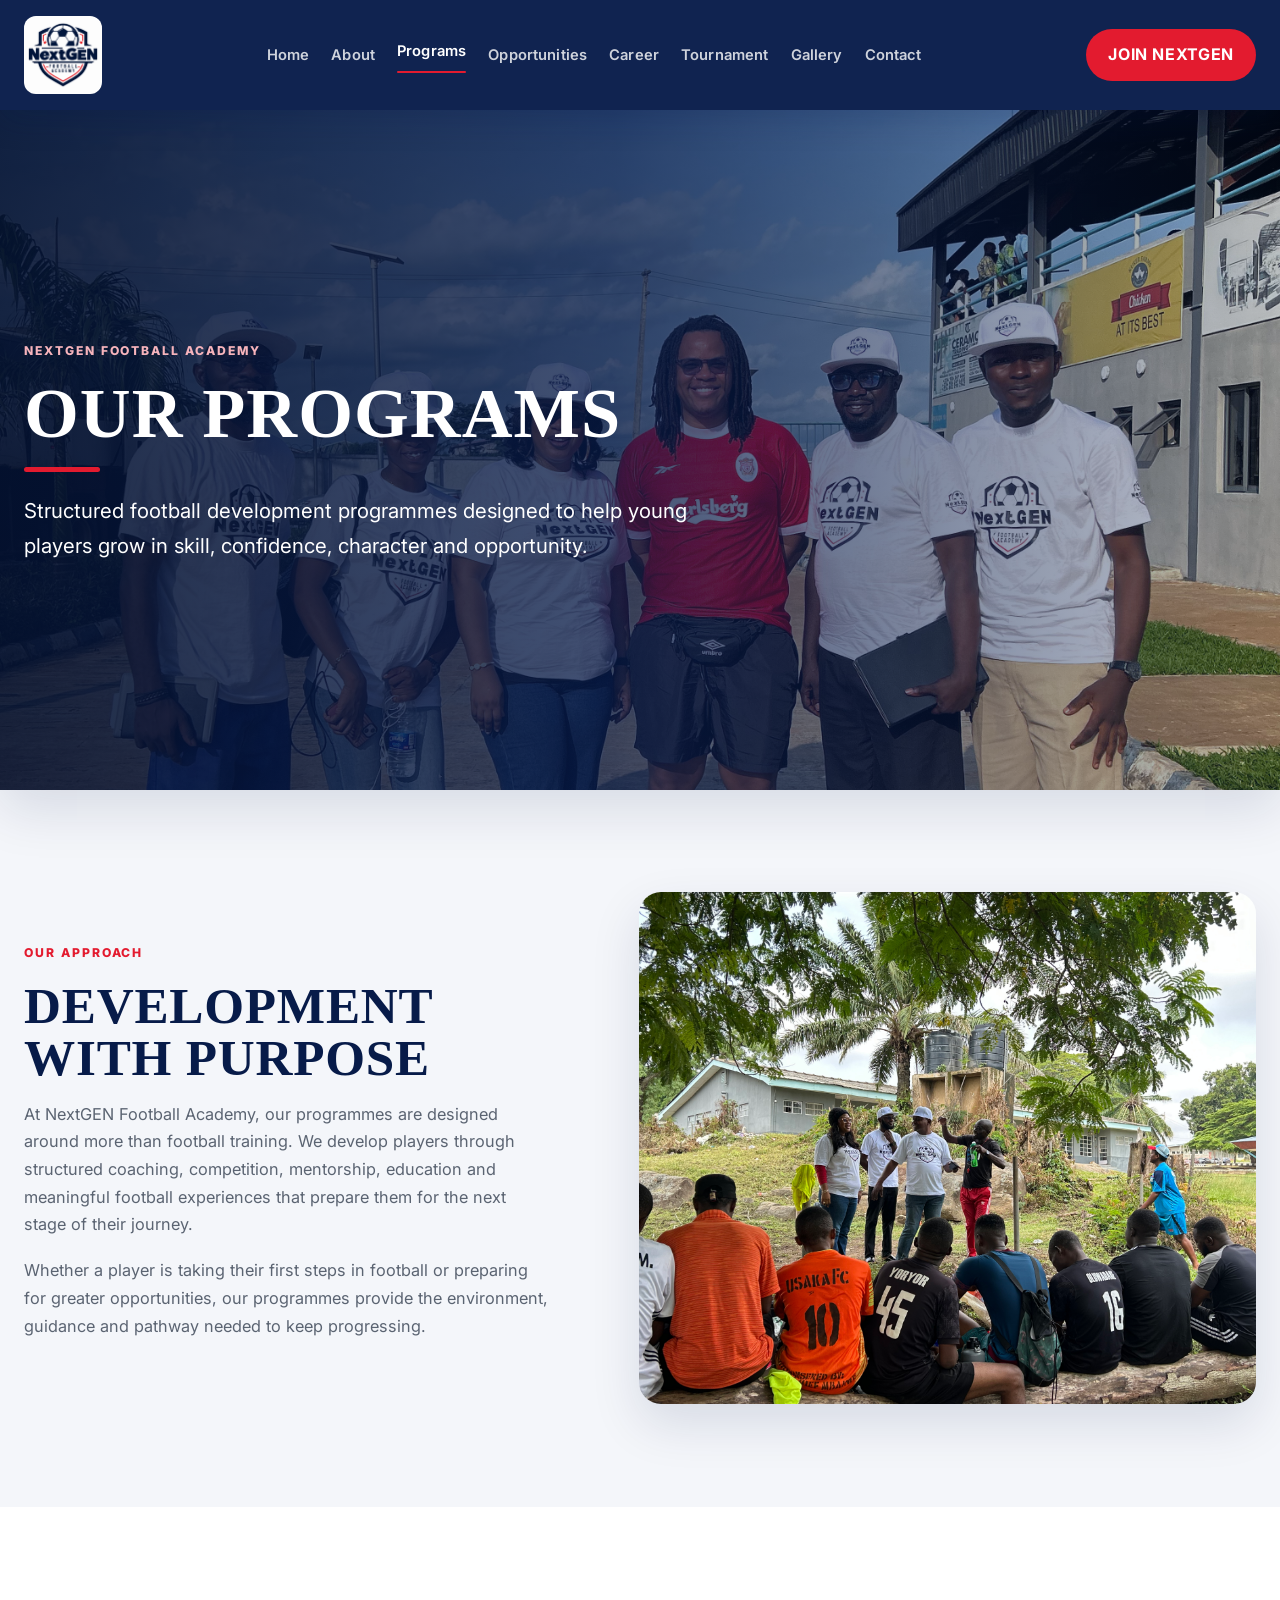
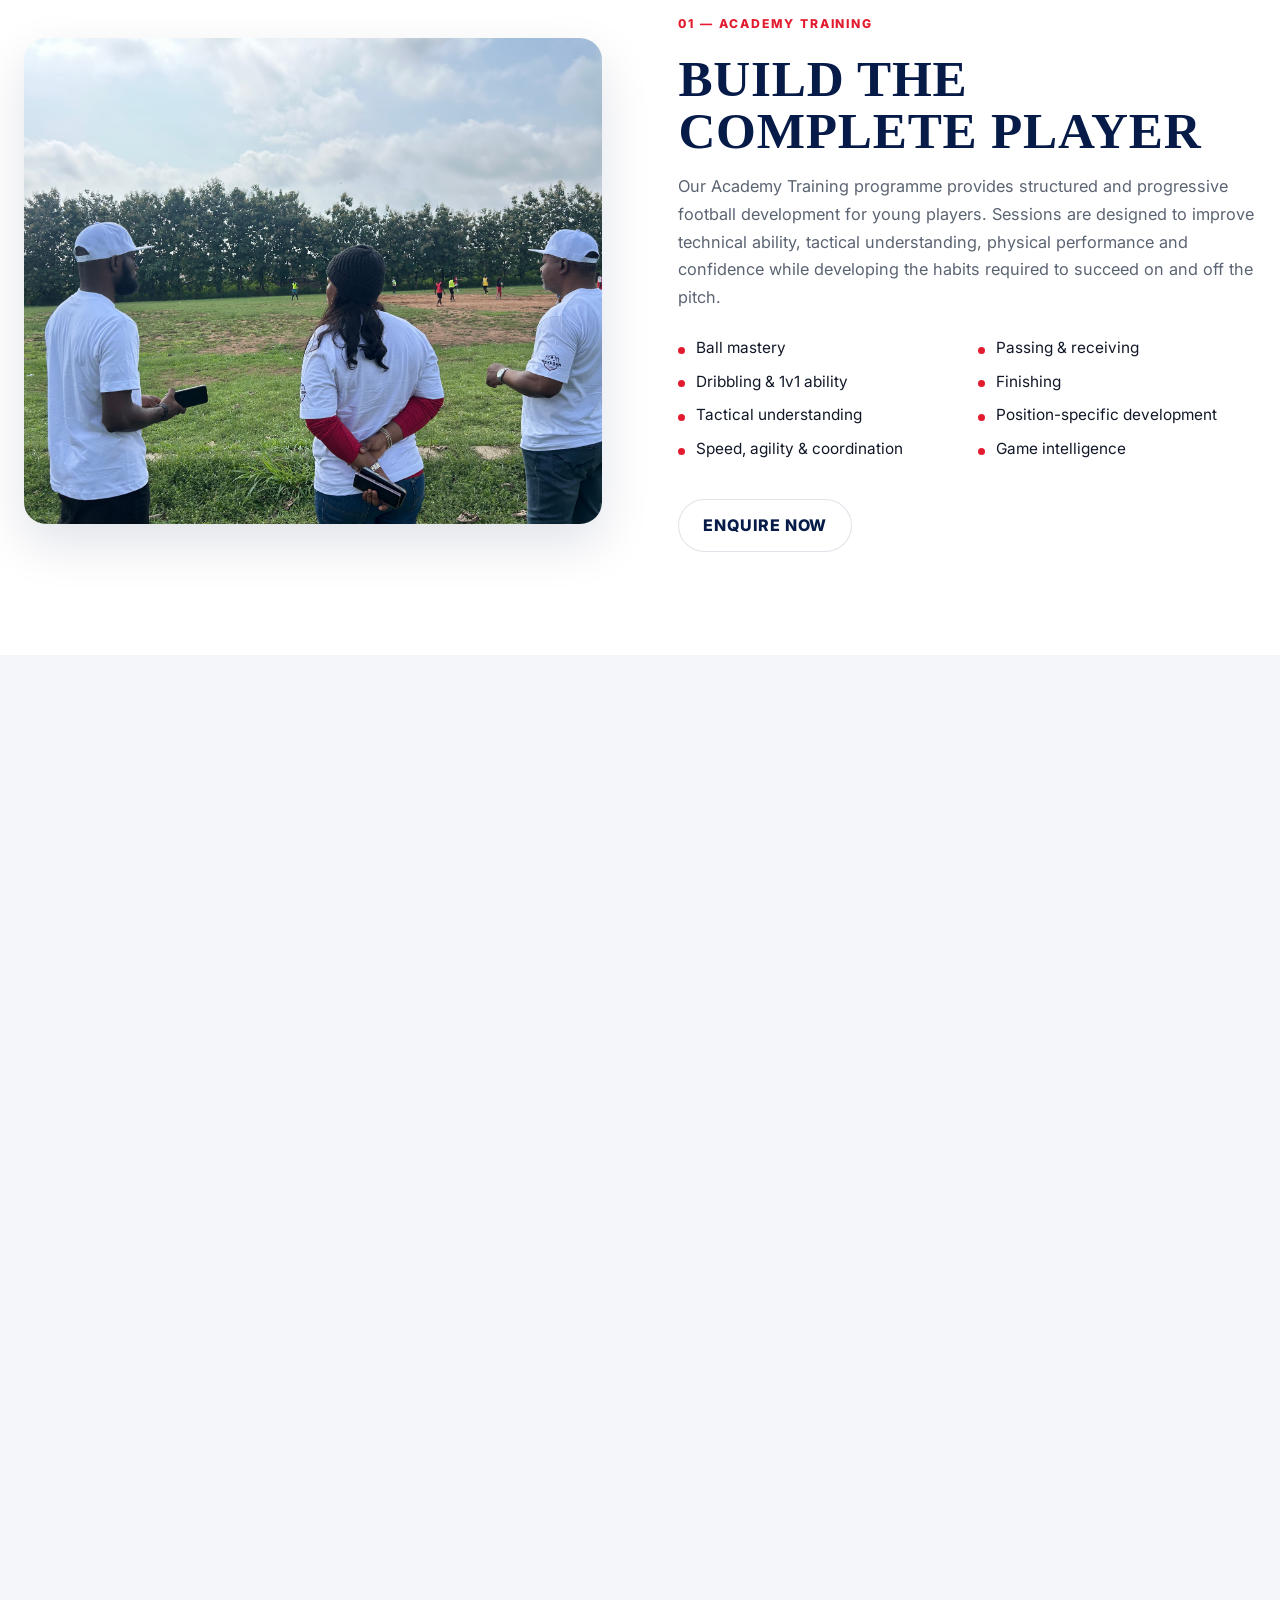
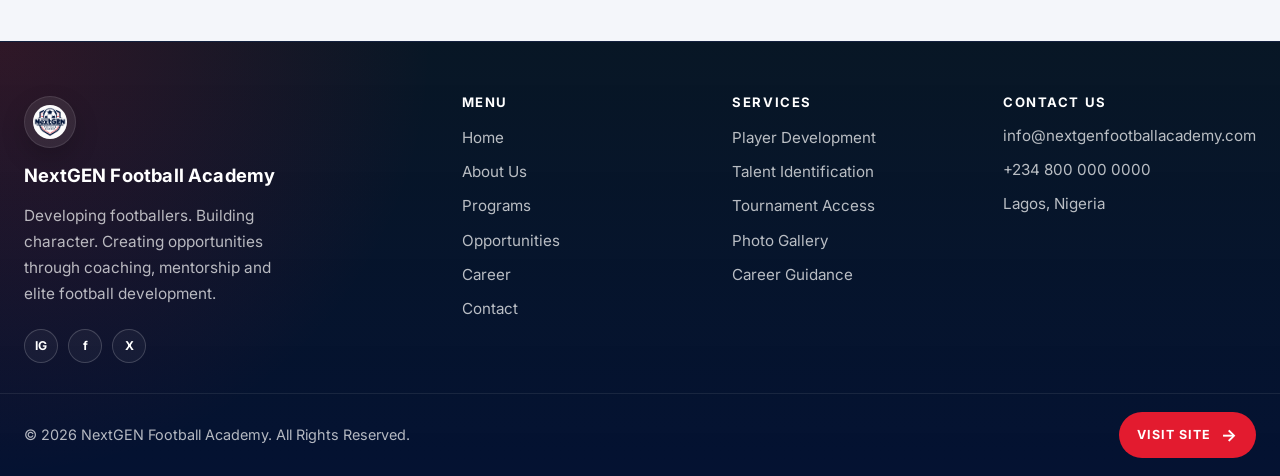
<file: programs.html>
<!DOCTYPE html>
<html lang="en">
<head>
    <meta charset="UTF-8">
    <meta name="viewport" content="width=device-width, initial-scale=1.0">
    <title>Programs | NextGEN Football Academy</title>
    <link rel="preconnect" href="https://fonts.googleapis.com">
    <link rel="preconnect" href="https://fonts.gstatic.com" crossorigin>
    <link href="https://fonts.googleapis.com/css2?family=Inter:wght@400;500;600;700;800&display=swap" rel="stylesheet">
    <link rel="stylesheet" href="styles.css">
</head>
<body>
    <header class="site-header">
        <nav class="main-nav">
            <a href="index.html" class="site-brand" aria-label="NextGEN Football Academy home">
                <img src="images/Website%20Logo.png" alt="NextGEN Football Academy">
            </a>
            <button class="nav-toggle" type="button" aria-label="Toggle menu" aria-expanded="false" aria-controls="primary-navigation">☰</button>
            <ul class="nav-links" id="primary-navigation">
                <li><a href="index.html">Home</a></li>
                <li><a href="about.html">About</a></li>
                <li><a href="programs.html">Programs</a></li>
                <li><a href="opportunities.html">Opportunities</a></li>
                <li><a href="career.html">Career</a></li>
                <li><a href="Tournament.html">Tournament</a></li>
                <li><a href="gallery.html">Gallery</a></li>
                <li><a href="contact.html">Contact</a></li>
            </ul>
            <a href="contact.html" class="join-button">Join NextGEN</a>
        </nav>
    </header>

    <main class="programs-page">
        <section class="programs-hero reveal">
            <div class="programs-hero-content">
                <p class="eyebrow eyebrow-light">NEXTGEN FOOTBALL ACADEMY</p>
                <h1>Our Programs</h1>
                <span class="programs-hero-rule" aria-hidden="true"></span>
                <p>Structured football development programmes designed to help young players grow in skill, confidence, character and opportunity.</p>
            </div>
        </section>

        <section class="program-intro reveal" id="program-introduction">
            <div class="program-intro-copy">
                <p class="section-label">OUR APPROACH</p>
                <h2>Development With Purpose</h2>
                <p>At NextGEN Football Academy, our programmes are designed around more than football training. We develop players through structured coaching, competition, mentorship, education and meaningful football experiences that prepare them for the next stage of their journey.</p>
                <p>Whether a player is taking their first steps in football or preparing for greater opportunities, our programmes provide the environment, guidance and pathway needed to keep progressing.</p>
            </div>
            <div class="program-image program-intro-image">
                <img src="images/Next%20gen%20Images/IMG_4611.jpg" alt="NextGEN players and coaches together at the academy" loading="lazy">
            </div>
        </section>

        <section class="program-story reveal">
            <div class="program-story-inner">
                <div class="program-image">
                    <img src="images/Next%20gen%20Images/IMG_4595.jpg" alt="NextGEN academy players gathering for football" loading="lazy">
                </div>
                <div class="program-copy">
                    <p class="section-label">01 — ACADEMY TRAINING</p>
                    <h2>Build the Complete Player</h2>
                    <p>Our Academy Training programme provides structured and progressive football development for young players. Sessions are designed to improve technical ability, tactical understanding, physical performance and confidence while developing the habits required to succeed on and off the pitch.</p>
                    <ul class="program-focus-list">
                        <li>Ball mastery</li>
                        <li>Passing &amp; receiving</li>
                        <li>Dribbling &amp; 1v1 ability</li>
                        <li>Finishing</li>
                        <li>Tactical understanding</li>
                        <li>Position-specific development</li>
                        <li>Speed, agility &amp; coordination</li>
                        <li>Game intelligence</li>
                    </ul>
                    <a href="contact.html" class="primary-link">Enquire now</a>
                </div>
            </div>
        </section>

        <section class="program-story program-story-light reveal">
            <div class="program-story-inner program-story-reverse">
                <div class="program-copy">
                    <p class="section-label">02 — FOOTBALL CAMPS &amp; IMMERSION</p>
                    <h2>Train. Experience. Grow.</h2>
                    <p>Our football camps and immersion programmes give players the opportunity to experience intensive football development in a focused and engaging environment.</p>
                    <ul class="program-focus-list">
                        <li>Intensive football training</li>
                        <li>Elite coaching</li>
                        <li>Position-specific sessions</li>
                        <li>Competitive matches</li>
                        <li>Talent identification</li>
                        <li>Leadership sessions</li>
                        <li>Football education</li>
                        <li>Cultural and team experiences</li>
                    </ul>
                    <a href="contact.html" class="primary-link">Enquire now</a>
                </div>
                <div class="program-image">
                    <img src="images/Next%20gen%20Images/IMG_4604.jpg" alt="NextGEN coach speaking with young footballers" loading="lazy">
                </div>
            </div>
        </section>

        <section class="program-story reveal">
            <div class="program-story-inner">
                <div class="program-image">
                    <img src="images/Next%20gen%20Images/IMG_4605.jpg" alt="Young players taking part in grassroots football development" loading="lazy">
                </div>
                <div class="program-copy">
                    <p class="section-label">03 — TALENT IDENTIFICATION</p>
                    <h2>Talent Can Come From Anywhere</h2>
                    <p>Our Talent Identification &amp; Grassroots Development programme is focused on discovering promising young footballers and giving them access to the assessment, guidance and development opportunities they need to progress.</p>
                    <ul class="program-focus-list">
                        <li>Grassroots scouting</li>
                        <li>Player assessments</li>
                        <li>Community football</li>
                        <li>Talent identification activities</li>
                        <li>Player development recommendations</li>
                        <li>Pathway opportunities</li>
                    </ul>
                    <a href="contact.html" class="primary-link">Enquire now</a>
                </div>
            </div>
        </section>

        <section class="program-story program-story-light reveal">
            <div class="program-story-inner program-story-reverse">
                <div class="program-copy">
                    <p class="section-label">04 — INTERNATIONAL DEVELOPMENT</p>
                    <h2>Take Your Game Further</h2>
                    <p>Our International Football Development programme creates opportunities for players to experience football beyond their immediate environment through international training experiences, football exchanges, competitions and development programmes.</p>
                    <ul class="program-focus-list">
                        <li>International football camps</li>
                        <li>Training experiences</li>
                        <li>Football exchanges</li>
                        <li>International competitions</li>
                        <li>Exposure to different football cultures</li>
                        <li>Player development experiences</li>
                        <li>International football pathways</li>
                    </ul>
                    <a href="contact.html" class="primary-link">Enquire now</a>
                </div>
                <div class="program-image">
                    <img src="images/Next%20gen%20Images/IMG_4609.jpg" alt="NextGEN coaches and players at a football training ground" loading="lazy">
                </div>
            </div>
        </section>

        <section class="program-story reveal">
            <div class="program-story-inner">
                <div class="program-image">
                    <img src="images/Next%20gen%20Images/IMG_4616.jpg" alt="Young teams gathering at the Epaphras Cup" loading="lazy">
                </div>
                <div class="program-copy">
                    <p class="section-label">05 — NEXTGEN CUP</p>
                    <h2>Competition With Purpose</h2>
                    <p>The NextGEN Cup and our competitive football activities give young players the opportunity to test themselves in meaningful competition while developing teamwork, discipline, resilience and character.</p>
                    <ul class="program-focus-list">
                        <li>Competitive matches</li>
                        <li>Youth tournaments</li>
                        <li>Team competitions</li>
                        <li>Talent discovery</li>
                        <li>Match experience</li>
                        <li>Teamwork &amp; leadership</li>
                        <li>Community football</li>
                    </ul>
                    <a href="Tournament.html" class="primary-link">Explore the cup</a>
                </div>
            </div>
        </section>

        <section class="program-story program-story-light reveal">
            <div class="program-story-inner program-story-reverse">
                <div class="program-copy">
                    <p class="section-label">06 — YOUTH DEVELOPMENT</p>
                    <h2>Better Footballers. Better People.</h2>
                    <p>Football is one part of a young person's development. Our Youth Leadership &amp; Personal Development programme helps players develop the character, confidence and life skills needed beyond the pitch.</p>
                    <ul class="program-focus-list">
                        <li>Leadership</li>
                        <li>Communication</li>
                        <li>Confidence</li>
                        <li>Discipline</li>
                        <li>Teamwork</li>
                        <li>Responsibility</li>
                        <li>Decision-making</li>
                        <li>Respect</li>
                        <li>Time management</li>
                    </ul>
                    <a href="contact.html" class="primary-link">Enquire now</a>
                </div>
                <div class="program-image">
                    <img src="images/Next%20gen%20Images/IMG_4596.jpg" alt="NextGEN players gathered with their coaches" loading="lazy">
                </div>
            </div>
        </section>

        <section class="program-cta reveal">
            <div class="program-cta-inner">
                <p class="eyebrow eyebrow-light">NEXTGEN FOOTBALL ACADEMY</p>
                <h2>Your Next Step Starts Here</h2>
                <p>Every player has a different journey. Whether you're looking for structured academy training, football camps, competitive opportunities or a pathway to international development, NextGEN has a programme designed to help you move forward.</p>
                <div class="program-cta-actions">
                    <a href="contact.html" class="primary-link">Join NextGEN</a>
                    <a href="contact.html" class="secondary-link">Speak to us</a>
                </div>
            </div>
        </section>
    </main>

    <footer class="site-footer">
        <div class="footer-content">
            <div class="footer-brand">
                <div class="footer-brand-row">
                    <img class="footer-logo" src="images/Website%20Logo.png" alt="NextGEN Football Academy">
                </div>
                <h3 class="footer-brand-title">NextGEN Football Academy</h3>
                <p class="footer-brand-copy">Developing footballers. Building character. Creating opportunities through coaching, mentorship and elite football development.</p>
                <div class="footer-socials" aria-label="Social media links">
                    <a class="social-icon" href="#" aria-label="Instagram">IG</a>
                    <a class="social-icon" href="#" aria-label="Facebook">f</a>
                    <a class="social-icon" href="#" aria-label="X">X</a>
                </div>
            </div>

            <div class="footer-column">
                <h3>Menu</h3>
                <div class="footer-nav">
                    <a href="index.html">Home</a>
                    <a href="about.html">About Us</a>
                    <a href="programs.html">Programs</a>
                    <a href="opportunities.html">Opportunities</a>
                    <a href="career.html">Career</a>
                    <a href="contact.html">Contact</a>
                </div>
            </div>

            <div class="footer-column">
                <h3>Services</h3>
                <div class="footer-nav">
                    <a href="programs.html">Player Development</a>
                    <a href="opportunities.html">Talent Identification</a>
                    <a href="Tournament.html">Tournament Access</a>
                    <a href="gallery.html">Photo Gallery</a>
                    <a href="career.html">Career Guidance</a>
                </div>
            </div>

            <div class="footer-column footer-contact">
                <h3>Contact Us</h3>
                <a href="mailto:info@nextgenfootballacademy.com">info@nextgenfootballacademy.com</a>
                <a href="tel:+2348000000000">+234 800 000 0000</a>
                <p>Lagos, Nigeria</p>
            </div>
        </div>

        <div class="footer-bottom">
            <div class="copyright">
                <p>&copy; <span data-year></span> NextGEN Football Academy. All Rights Reserved.</p>
            </div>
            <a class="footer-cta" href="index.html">Visit site</a>
        </div>
    </footer>

    <script src="script.js"></script>
</body>
</html>
</file>
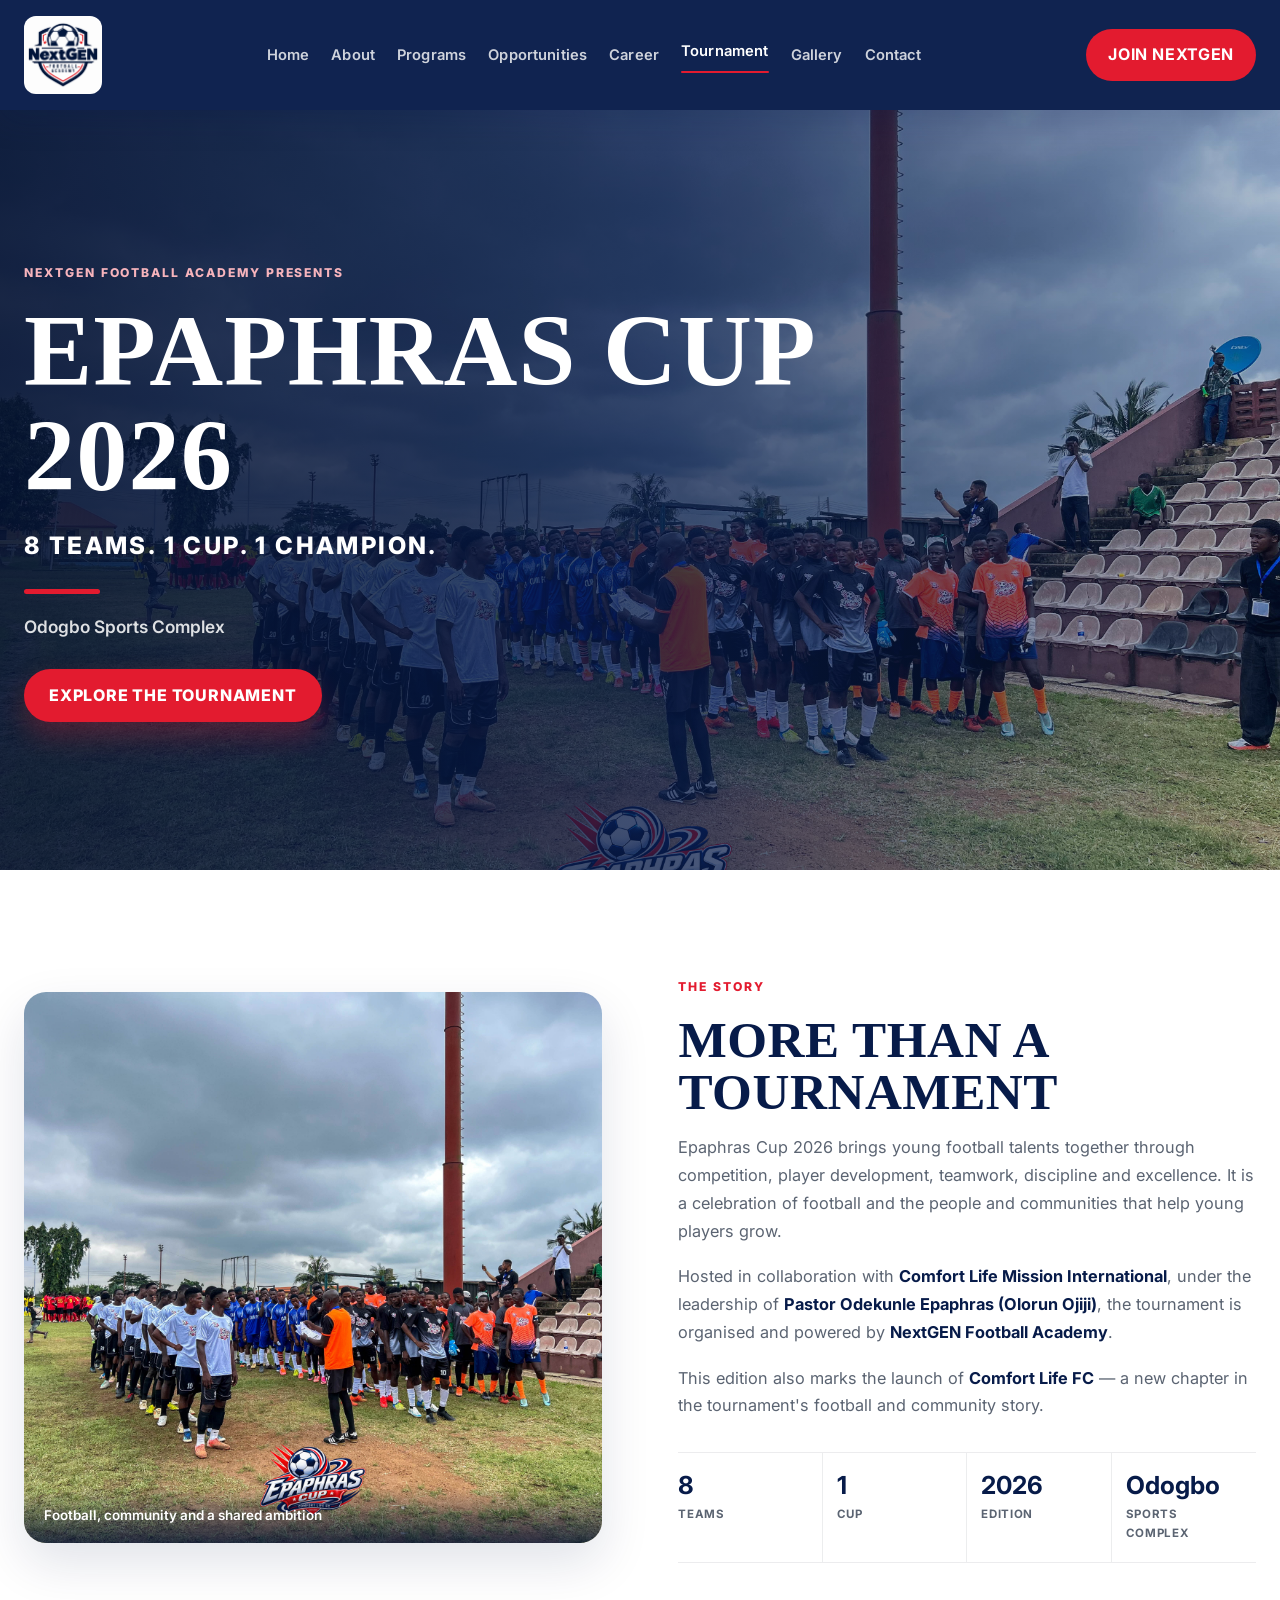
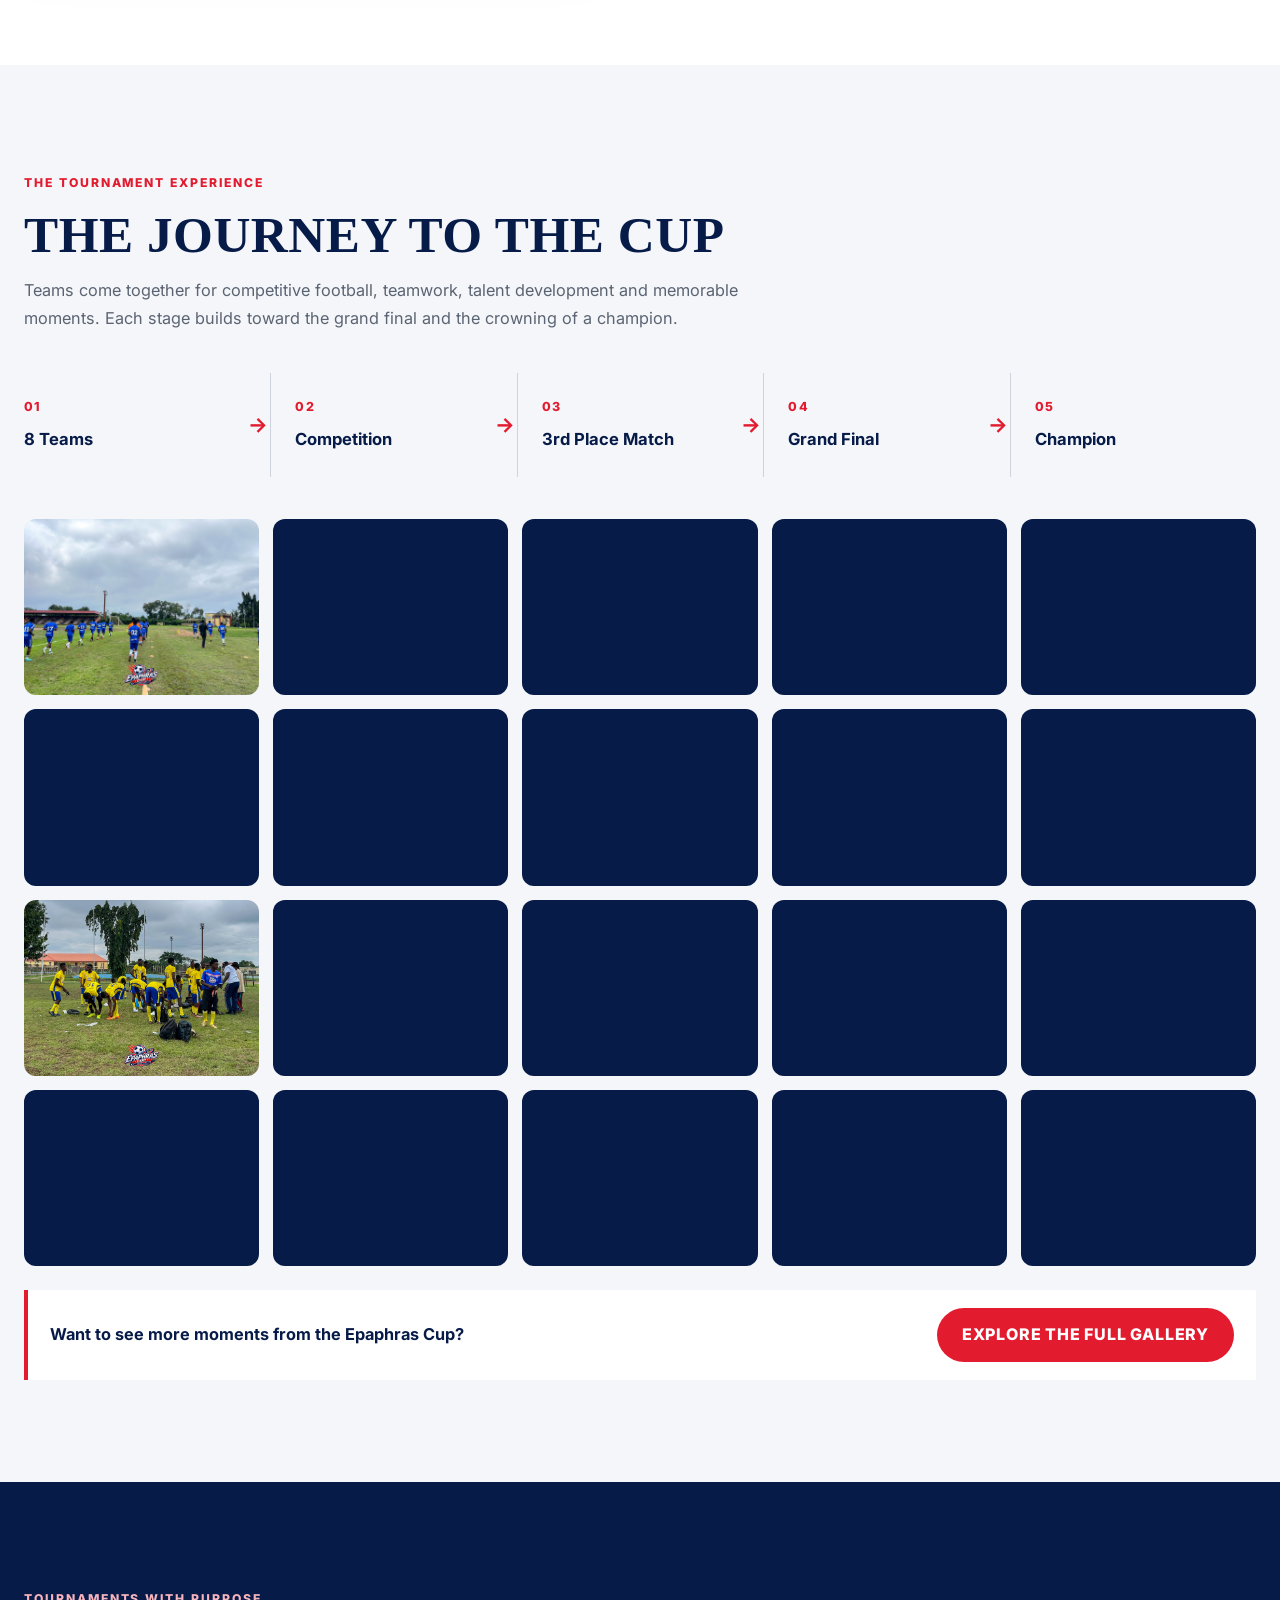
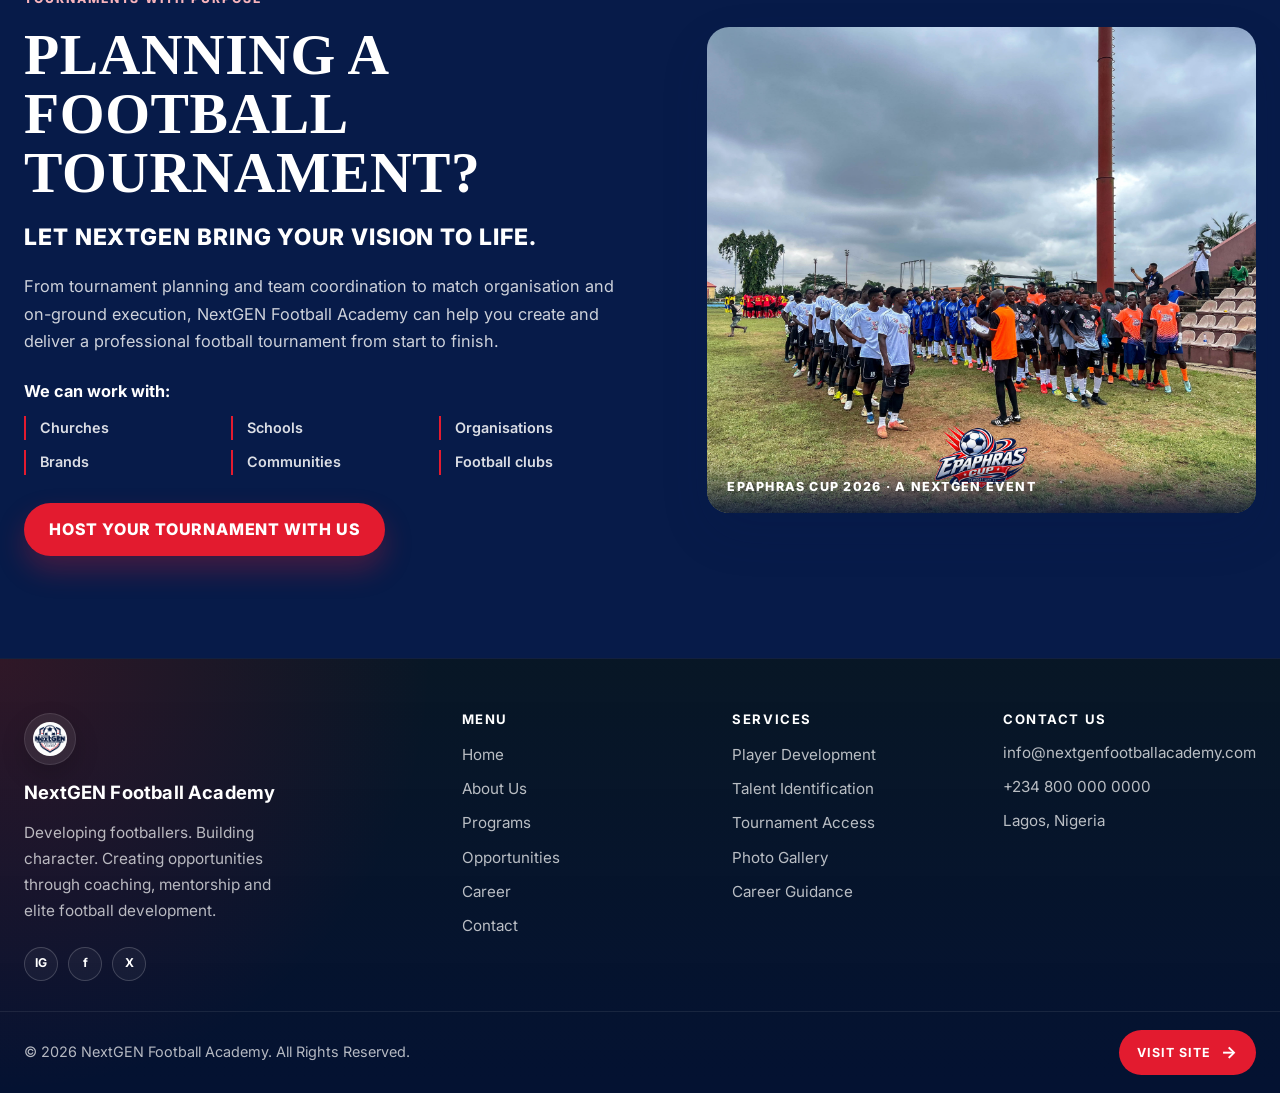
<file: Tournament.html>
<!DOCTYPE html>
<html lang="en">
<head>
    <meta charset="UTF-8">
    <meta name="viewport" content="width=device-width, initial-scale=1.0">
    <title>Epaphras Cup 2026 | NextGEN Football Academy</title>
    <link rel="preconnect" href="https://fonts.googleapis.com">
    <link rel="preconnect" href="https://fonts.gstatic.com" crossorigin>
    <link href="https://fonts.googleapis.com/css2?family=Inter:wght@400;500;600;700;800&display=swap" rel="stylesheet">
    <link rel="stylesheet" href="styles.css">
</head>
<body>
    <header class="site-header">
        <nav class="main-nav">
            <a href="index.html" class="site-brand" aria-label="NextGEN Football Academy home">
                <img src="images/Website%20Logo.png" alt="NextGEN Football Academy">
            </a>
            <button class="nav-toggle" type="button" aria-label="Toggle menu" aria-expanded="false" aria-controls="primary-navigation">☰</button>
            <ul class="nav-links" id="primary-navigation">
                <li><a href="index.html">Home</a></li>
                <li><a href="about.html">About</a></li>
                <li><a href="programs.html">Programs</a></li>
                <li><a href="opportunities.html">Opportunities</a></li>
                <li><a href="career.html">Career</a></li>
                <li><a href="Tournament.html" class="active">Tournament</a></li>
                <li><a href="gallery.html">Gallery</a></li>
                <li><a href="contact.html">Contact</a></li>
            </ul>
            <a href="contact.html" class="join-button">Join NextGEN</a>
        </nav>
    </header>

    <main class="tournament-page">
        <section class="tournament-event-hero reveal" aria-labelledby="tournament-title">
            <div class="tournament-event-hero-content">
                <p class="eyebrow eyebrow-light">NEXTGEN FOOTBALL ACADEMY PRESENTS</p>
                <h1 id="tournament-title">Epaphras Cup 2026</h1>
                <p class="tournament-hero-subtitle">8 Teams. 1 Cup. 1 Champion.</p>
                <span class="tournament-hero-rule" aria-hidden="true"></span>
                <p class="tournament-venue">Odogbo Sports Complex</p>
                <a href="#tournament-story" class="primary-link tournament-hero-link">Explore the Tournament</a>
            </div>
        </section>

        <section class="tournament-event-story reveal" id="tournament-story" aria-labelledby="tournament-story-title">
            <div class="tournament-event-story-inner">
                <div class="tournament-event-image">
                    <img src="images/Home%20page%20IMages/1%20(7).jpg" alt="Teams and community gathered for the Epaphras Cup" loading="lazy">
                    <span class="tournament-image-caption">Football, community and a shared ambition</span>
                </div>
                <div class="tournament-event-copy">
                    <p class="section-label">THE STORY</p>
                    <h2 id="tournament-story-title">More Than a Tournament</h2>
                    <p>Epaphras Cup 2026 brings young football talents together through competition, player development, teamwork, discipline and excellence. It is a celebration of football and the people and communities that help young players grow.</p>
                    <p>Hosted in collaboration with <strong>Comfort Life Mission International</strong>, under the leadership of <strong>Pastor Odekunle Epaphras (Olorun Ojiji)</strong>, the tournament is organised and powered by <strong>NextGEN Football Academy</strong>.</p>
                    <p>This edition also marks the launch of <strong>Comfort Life FC</strong> — a new chapter in the tournament's football and community story.</p>
                    <div class="tournament-event-facts" aria-label="Tournament information">
                        <div><strong>8</strong><span>Teams</span></div>
                        <div><strong>1</strong><span>Cup</span></div>
                        <div><strong>2026</strong><span>Edition</span></div>
                        <div><strong>Odogbo</strong><span>Sports Complex</span></div>
                    </div>
                </div>
            </div>
        </section>

        <section class="tournament-event-journey reveal" aria-labelledby="tournament-journey-title">
            <div class="tournament-journey-inner">
                <div class="tournament-journey-heading">
                    <p class="section-label">THE TOURNAMENT EXPERIENCE</p>
                    <h2 id="tournament-journey-title">The Journey to the Cup</h2>
                    <p>Teams come together for competitive football, teamwork, talent development and memorable moments. Each stage builds toward the grand final and the crowning of a champion.</p>
                </div>
                <ol class="tournament-journey-stages" aria-label="Tournament journey">
                    <li><span>01</span><strong>8 Teams</strong></li>
                    <li><span>02</span><strong>Competition</strong></li>
                    <li><span>03</span><strong>3rd Place Match</strong></li>
                    <li><span>04</span><strong>Grand Final</strong></li>
                    <li><span>05</span><strong>Champion</strong></li>
                </ol>
                <div class="tournament-photo-carousel">
                    <div class="tournament-photo-grid" data-photo-gallery aria-label="Epaphras Cup 2026 photo gallery">
                        <button class="tournament-photo" type="button" data-photo-trigger data-caption="Epaphras Cup 2026">
                            <img src="images/Epaphras%20Tounament/1%20(1).jpg" alt="Epaphras Cup 2026 photo 1" loading="lazy" decoding="async">
                        </button>
                        <button class="tournament-photo" type="button" data-photo-trigger data-caption="Epaphras Cup 2026">
                            <img src="images/Epaphras%20Tounament/1%20(2).jpg" alt="Epaphras Cup 2026 photo 2" loading="lazy" decoding="async">
                        </button>
                        <button class="tournament-photo" type="button" data-photo-trigger data-caption="Epaphras Cup 2026">
                            <img src="images/Epaphras%20Tounament/1%20(3).jpg" alt="Epaphras Cup 2026 photo 3" loading="lazy" decoding="async">
                        </button>
                        <button class="tournament-photo" type="button" data-photo-trigger data-caption="Epaphras Cup 2026">
                            <img src="images/Epaphras%20Tounament/1%20(4).jpg" alt="Epaphras Cup 2026 photo 4" loading="lazy" decoding="async">
                        </button>
                        <button class="tournament-photo" type="button" data-photo-trigger data-caption="Epaphras Cup 2026">
                            <img src="images/Epaphras%20Tounament/1%20(5).jpg" alt="Epaphras Cup 2026 photo 5" loading="lazy" decoding="async">
                        </button>
                        <button class="tournament-photo" type="button" data-photo-trigger data-caption="Epaphras Cup 2026">
                            <img src="images/Epaphras%20Tounament/1%20(6).jpg" alt="Epaphras Cup 2026 photo 6" loading="lazy" decoding="async">
                        </button>
                        <button class="tournament-photo" type="button" data-photo-trigger data-caption="Epaphras Cup 2026">
                            <img src="images/Epaphras%20Tounament/IMG_9028.jpg" alt="Epaphras Cup 2026 photo 7" loading="lazy" decoding="async">
                        </button>
                        <button class="tournament-photo" type="button" data-photo-trigger data-caption="Epaphras Cup 2026">
                            <img src="images/Epaphras%20Tounament/IMG_9039.jpg" alt="Epaphras Cup 2026 photo 8" loading="lazy" decoding="async">
                        </button>
                        <button class="tournament-photo" type="button" data-photo-trigger data-caption="Epaphras Cup 2026">
                            <img src="images/Epaphras%20Tounament/IMG_9060.jpg" alt="Epaphras Cup 2026 photo 9" loading="lazy" decoding="async">
                        </button>
                        <button class="tournament-photo" type="button" data-photo-trigger data-caption="Epaphras Cup 2026">
                            <img src="images/Epaphras%20Tounament/IMG_9086.jpg" alt="Epaphras Cup 2026 photo 10" loading="lazy" decoding="async">
                        </button>
                        <button class="tournament-photo" type="button" data-photo-trigger data-caption="Epaphras Cup 2026">
                            <img src="images/Epaphras%20Tounament/IMG_9087.jpg" alt="Epaphras Cup 2026 photo 11" loading="lazy" decoding="async">
                        </button>
                        <button class="tournament-photo" type="button" data-photo-trigger data-caption="Epaphras Cup 2026">
                            <img src="images/Epaphras%20Tounament/IMG_9089.jpg" alt="Epaphras Cup 2026 photo 12" loading="lazy" decoding="async">
                        </button>
                        <button class="tournament-photo" type="button" data-photo-trigger data-caption="Epaphras Cup 2026">
                            <img src="images/Epaphras%20Tounament/IMG_9091.jpg" alt="Epaphras Cup 2026 photo 13" loading="lazy" decoding="async">
                        </button>
                        <button class="tournament-photo" type="button" data-photo-trigger data-caption="Epaphras Cup 2026">
                            <img src="images/Epaphras%20Tounament/IMG_9111.jpg" alt="Epaphras Cup 2026 photo 14" loading="lazy" decoding="async">
                        </button>
                        <button class="tournament-photo" type="button" data-photo-trigger data-caption="Epaphras Cup 2026">
                            <img src="images/Epaphras%20Tounament/IMG_9146.jpg" alt="Epaphras Cup 2026 photo 15" loading="lazy" decoding="async">
                        </button>
                        <button class="tournament-photo" type="button" data-photo-trigger data-caption="Epaphras Cup 2026">
                            <img src="images/Epaphras%20Tounament/IMG_9149.jpg" alt="Epaphras Cup 2026 photo 16" loading="lazy" decoding="async">
                        </button>
                        <button class="tournament-photo" type="button" data-photo-trigger data-caption="Epaphras Cup 2026">
                            <img src="images/Epaphras%20Tounament/IMG_9157.jpg" alt="Epaphras Cup 2026 photo 17" loading="lazy" decoding="async">
                        </button>
                        <button class="tournament-photo" type="button" data-photo-trigger data-caption="Epaphras Cup 2026">
                            <img src="images/Epaphras%20Tounament/IMG_9164-Enhanced.jpg" alt="Epaphras Cup 2026 photo 18" loading="lazy" decoding="async">
                        </button>
                        <button class="tournament-photo" type="button" data-photo-trigger data-caption="Epaphras Cup 2026">
                            <img src="images/Epaphras%20Tounament/IMG_9173-Enhanced.jpg" alt="Epaphras Cup 2026 photo 19" loading="lazy" decoding="async">
                        </button>
                        <button class="tournament-photo" type="button" data-photo-trigger data-caption="Epaphras Cup 2026">
                            <img src="images/Epaphras%20Tounament/IMG_9252.jpg" alt="Epaphras Cup 2026 photo 20" loading="lazy" decoding="async">
                        </button>
                    </div>
                    <div class="tournament-carousel-controls" aria-label="Photo carousel controls">
                        <button type="button" data-carousel-previous aria-label="Previous Epaphras Cup photos">←</button>
                        <span data-carousel-position aria-live="polite">01 / 20</span>
                        <button type="button" data-carousel-next aria-label="Next Epaphras Cup photos">→</button>
                    </div>
                </div>
                <div class="tournament-gallery-cta">
                    <p>Want to see more moments from the Epaphras Cup?</p>
                    <a href="gallery.html" class="primary-link">Explore the Full Gallery</a>
                </div>
            </div>
        </section>

        <section class="tournament-host-cta reveal" aria-labelledby="tournament-host-title">
            <div class="tournament-host-inner">
                <div class="tournament-host-copy">
                    <p class="eyebrow eyebrow-light">TOURNAMENTS WITH PURPOSE</p>
                    <h2 id="tournament-host-title">Planning a Football Tournament?</h2>
                    <p class="tournament-host-statement">Let NextGEN bring your vision to life.</p>
                    <p>From tournament planning and team coordination to match organisation and on-ground execution, NextGEN Football Academy can help you create and deliver a professional football tournament from start to finish.</p>
                    <p class="tournament-host-for-label">We can work with:</p>
                    <ul class="tournament-host-audiences">
                        <li>Churches</li>
                        <li>Schools</li>
                        <li>Organisations</li>
                        <li>Brands</li>
                        <li>Communities</li>
                        <li>Football clubs</li>
                    </ul>
                    <a href="contact.html" class="primary-link tournament-host-link">Host Your Tournament With Us</a>
                </div>
                <div class="tournament-host-image">
                    <img src="images/Home%20page%20IMages/1%20(7).jpg" alt="A community gathered around the Epaphras Cup tournament" loading="lazy">
                    <span>EPAPHRAS CUP 2026 · A NEXTGEN EVENT</span>
                </div>
            </div>
        </section>
    </main>

    <footer class="site-footer">
        <div class="footer-content">
            <div class="footer-brand">
                <div class="footer-brand-row">
                    <img class="footer-logo" src="images/Website%20Logo.png" alt="NextGEN Football Academy">
                </div>
                <h3 class="footer-brand-title">NextGEN Football Academy</h3>
                <p class="footer-brand-copy">Developing footballers. Building character. Creating opportunities through coaching, mentorship and elite football development.</p>
                <div class="footer-socials" aria-label="Social media links">
                    <a class="social-icon" href="#" aria-label="Instagram">IG</a>
                    <a class="social-icon" href="#" aria-label="Facebook">f</a>
                    <a class="social-icon" href="#" aria-label="X">X</a>
                </div>
            </div>

            <div class="footer-column">
                <h3>Menu</h3>
                <div class="footer-nav">
                    <a href="index.html">Home</a>
                    <a href="about.html">About Us</a>
                    <a href="programs.html">Programs</a>
                    <a href="opportunities.html">Opportunities</a>
                    <a href="career.html">Career</a>
                    <a href="contact.html">Contact</a>
                </div>
            </div>

            <div class="footer-column">
                <h3>Services</h3>
                <div class="footer-nav">
                    <a href="programs.html">Player Development</a>
                    <a href="opportunities.html">Talent Identification</a>
                    <a href="Tournament.html">Tournament Access</a>
                    <a href="gallery.html">Photo Gallery</a>
                    <a href="career.html">Career Guidance</a>
                </div>
            </div>

            <div class="footer-column footer-contact">
                <h3>Contact Us</h3>
                <a href="mailto:info@nextgenfootballacademy.com">info@nextgenfootballacademy.com</a>
                <a href="tel:+2348000000000">+234 800 000 0000</a>
                <p>Lagos, Nigeria</p>
            </div>
        </div>

        <div class="footer-bottom">
            <div class="copyright">
                <p>&copy; <span data-year></span> NextGEN Football Academy. All Rights Reserved.</p>
            </div>
            <a class="footer-cta" href="index.html">Visit site</a>
        </div>
    </footer>
    <dialog class="photo-lightbox" aria-label="Photo viewer">
        <button class="photo-lightbox-close" type="button" aria-label="Close photo viewer">×</button>
        <button class="photo-lightbox-previous" type="button" aria-label="Previous photo">←</button>
        <figure>
            <img class="photo-lightbox-image" alt="">
            <figcaption class="photo-lightbox-caption"></figcaption>
        </figure>
        <button class="photo-lightbox-next" type="button" aria-label="Next photo">→</button>
        <p class="photo-lightbox-count" aria-live="polite"></p>
    </dialog>
    <script src="script.js"></script>
</body>
</html>
</file>
<file: styles.css>
﻿@import url('https://fonts.googleapis.com/css2?family=Inter:wght@400;500;600;700;800&display=swap');

:root {
    --primary: #071b49;
    --primary-dark: #041232;
    --secondary-navy: #102a5c;
    --accent: #e31b2f;
    --accent-dark: #bf1125;
    --light: #f4f6fa;
    --white: #ffffff;
    --text: #111827;
    --muted: #5b6472;
    --border: rgba(17, 24, 39, 0.08);
    --shadow: 0 20px 50px rgba(7, 27, 73, 0.12);
    --page-gutter: clamp(18px, 3vw, 24px);
    --content-width: 1280px;
}

* {
    box-sizing: border-box;
}

html {
    scroll-behavior: smooth;
}

body {
    margin: 0;
    background: var(--light);
    color: var(--text);
    font-family: 'Inter', Arial, sans-serif;
    line-height: 1.7;
}

img {
    display: block;
    max-width: 100%;
}

a {
    color: inherit;
    text-decoration: none;
}

button,
input,
textarea {
    font: inherit;
}

header.site-header {
    position: sticky;
    top: 0;
    z-index: 50;
    background: rgba(7, 27, 73, 0.96);
    backdrop-filter: blur(10px);
    box-shadow: 0 10px 30px rgba(7, 27, 73, 0.18);
}

.main-nav {
    max-width: 1280px;
    margin: 0 auto;
    min-height: 82px;
    padding: 16px 24px;
    display: flex;
    align-items: center;
    justify-content: space-between;
    gap: 20px;
    flex-wrap: wrap;
}

.site-brand {
    display: inline-flex;
    align-items: center;
    justify-content: center;
}

.site-brand img {
    width: 78px;
    height: 78px;
    object-fit: contain;
    border-radius: 12px;
    background: rgba(255, 255, 255, 0.08);
}

.nav-links {
    display: flex;
    align-items: center;
    gap: 22px;
    list-style: none;
    margin: 0;
    padding: 0;
    flex-wrap: wrap;
}

.nav-links a {
    color: rgba(255, 255, 255, 0.8);
    font-size: 0.92rem;
    font-weight: 600;
    letter-spacing: 0.01em;
    transition: color 0.2s ease;
}

.nav-links a:hover,
.nav-links a.active {
    color: var(--white);
}

.nav-links a.active::after {
    content: "";
    display: block;
    height: 2px;
    width: 100%;
    margin-top: 6px;
    background: var(--accent);
    border-radius: 2px;
}

.join-button {
    background: var(--accent);
    color: var(--white);
    border-radius: 999px;
    padding: 12px 22px;
    font-weight: 700;
    letter-spacing: 0.04em;
    text-transform: uppercase;
    transition: background 0.2s ease, transform 0.2s ease;
}

.join-button:hover {
    background: var(--accent-dark);
    transform: translateY(-1px);
}

.nav-toggle {
    display: none;
    border: 1px solid rgba(255, 255, 255, 0.25);
    background: transparent;
    border-radius: 12px;
    color: var(--white);
    font-size: 1.4rem;
    padding: 8px 12px;
    cursor: pointer;
}

main {
    max-width: 100%;
    margin: 0 auto;
}

section {
    margin-bottom: 0px;
}

h1,
h2,
h3 {
    margin: 0 0 16px;
    color: var(--primary);
    font-family: 'Times New Roman', Times, serif;
    line-height: 1.02;
    text-transform: uppercase;
    letter-spacing: 0.01em;
}

h1 {
    font-size: clamp(2.7rem, 5.6vw, 6rem);
}

h2 {
    font-size: clamp(2rem, 3.5vw, 4rem);
}

h3 {
    font-size: clamp(1.5rem, 2vw, 2rem);
}

p {
    margin: 0 0 18px;
    color: var(--muted);
    font-size: 1.02rem;
}

.eyebrow,
.section-label {
    display: inline-block;
    margin-bottom: 16px;
    color: var(--accent);
    font-size: 0.76rem;
    font-weight: 800;
    letter-spacing: 0.16em;
    text-transform: uppercase;
}

.section-label-light {
    color: #ff6975;
}

.eyebrow-light {
    color: #f7b4bc;
}

.hero {
    position: relative;
    min-height: 700px;
    padding: clamp(32px, 7vw, 86px);
    display: flex;
    align-items: center;
    overflow: hidden;
    background:
        linear-gradient(120deg, rgba(4, 18, 50, 0.88) 0%, rgba(7, 27, 73, 0.78) 38%, rgba(7, 27, 73, 0.18) 100%),
        url('images/Home page IMages/1 (10).jpg') center/cover no-repeat;
    box-shadow: var(--shadow);
}

.hero-content {
    position: relative;
    z-index: 1;
    max-width: 100%;
}

.hero .eyebrow,
.hero h1,
.hero p {
    color: var(--white);
}

.hero h1 {
    max-width: 620px;
    color: var(--white);
}

.hero p {
    max-width: 560px;
    color: rgba(255, 255, 255, 0.86);
    font-size: 1.08rem;
}

.hero-buttons {
    display: flex;
    flex-wrap: wrap;
    gap: 16px;
    margin-top: 28px;
}

.hero-buttons a,
.primary-link,
.secondary-link,
.cta-actions a {
    display: inline-flex;
    align-items: center;
    justify-content: center;
    min-height: 52px;
    padding: 12px 24px;
    border-radius: 999px;
    font-weight: 800;
    letter-spacing: 0.05em;
    text-transform: uppercase;
    transition: transform 0.2s ease, box-shadow 0.2s ease;
}

.hero-buttons a,
.cta-actions a {
    background: var(--accent);
    color: var(--white);
    box-shadow: 0 14px 28px rgba(227, 27, 47, 0.28);
}

.hero-buttons a:last-child {
    background: rgba(255, 255, 255, 0.06);
    border: 1px solid rgba(255, 255, 255, 0.35);
    color: var(--white);
    box-shadow: none;
}

.hero-buttons a:hover,
.primary-link:hover,
.secondary-link:hover,
.cta-actions a:hover {
    transform: translateY(-2px);
}

.about-section, 
.tournament-section,
.opportunities-section {
    display: grid;
    gap: clamp(24px, 4vw, 52px);
    padding: clamp(24px, 4vw, 52px);
    background: var(--white);
    border: 1px solid var(--border);
    border-radius: 0%;
    box-shadow: 0 10px 28px rgba(7, 27, 73, 0.04);
}

.about-section {
    grid-template-columns: 1.08fr 1fr;
    align-items: center;
}

.about-media img,
.tournament-media img {
    width: 100%;
    height: 560px;
    border-radius: 24px;
    object-fit: cover;
    box-shadow: var(--shadow);
}

.about-copy,
.tournament-copy {
    max-width: 620px;
}

.primary-link,
.secondary-link {
    margin-top: 10px;
    border: 1px solid rgba(7, 27, 73, 0.12);
    color: var(--primary);
    background: var(--white);
}

.secondary-link {
    background: var(--primary);
    color: var(--white);
    border-color: transparent;
}

.tournament-section {
    width: calc(100% - 48px);
    max-width: 1280px;
    margin: 32px auto;
    grid-template-columns: 1.12fr 1fr;
    grid-template-areas: "copy media";
    align-items: center;
    border-radius: 24px;
}

.tournament-media {
    grid-area: media;
}

.tournament-copy {
    grid-area: copy;
}

.tournament-media img {
    height: 500px;
}

.philosophy-section {
    padding: clamp(26px, 5vw, 62px);
    background: linear-gradient(135deg, var(--primary) 0%, var(--secondary-navy) 100%);
    box-shadow: var(--shadow);
    color: var(--white);
}

.section-heading {
    max-width: 760px;
    margin-bottom: 26px;
}

.opportunities-section > .section-heading,
.philosophy-section > .section-heading {
    margin-right: auto;
    margin-left: auto;
    text-align: center;
}

.section-heading h2,
.section-heading p,
.philosophy-section h3,
.philosophy-section p,
.philosophy-section .section-label,
.philosophy-section h2 {
    color: var(--red);
}

.narrow {
    max-width: 760px;
}

.philosophy-grid {
    display: grid;
    grid-template-columns: repeat(4, minmax(0, 1fr));
    gap: 18px;
}

.philosophy-grid article {
    padding: 22px 18px 18px;
    border: 1px solid rgba(255, 255, 255, 0.12);
    border-radius: 20px;
    background: rgba(255, 255, 255, 0.04);
}

.pill-number {
    display: inline-flex;
    align-items: center;
    justify-content: center;
    width: 46px;
    height: 46px;
    margin-bottom: 14px;
    border-radius: 50%;
    background: rgba(227, 27, 47, 0.18);
    border: 1px solid rgba(255, 255, 255, 0.18);
    color: #ffb6bf;
    font-weight: 800;
    font-size: 0.82rem;
    letter-spacing: 0.08em;
}

.opportunities-section {
    display: block;
}

.opportunity-grid {
    display: grid;
    grid-template-columns: repeat(3, minmax(0, 1fr));
    gap: 18px;
    margin-top: 18px;
}

.opportunity-card {
    padding: 24px 22px 20px;
    border: 1px solid var(--border);
    border-radius: 22px;
    background: linear-gradient(180deg, rgba(244, 246, 250, 0.75), rgba(255, 255, 255, 0.95));
    transition: transform 0.2s ease, box-shadow 0.2s ease;
}

.opportunity-card:hover {
    transform: translateY(-4px);
    box-shadow: 0 18px 30px rgba(7, 27, 73, 0.08);
}

.opportunity-icon {
    display: inline-flex;
    align-items: center;
    justify-content: center;
    width: 54px;
    height: 54px;
    border-radius: px;
    background: rgba(227, 27, 47, 0.1);
    color: var(--accent);
    font-weight: 800;
    margin-bottom: 14px;
}

.opportunity-card h3 {
    margin-bottom: 10px;
    color: var(--primary);
}

.opportunity-card a {
    color: var(--primary);
    font-weight: 800;
    letter-spacing: 0.04em;
    text-transform: uppercase;
}

.cta {
    padding: 0;
}

.cta-panel {
    display: grid;
    grid-template-columns: minmax(0, 1fr) minmax(0, 1fr);
    align-items: center;
    gap: clamp(24px, 4vw, 52px);
    padding: clamp(32px, 5vw, 72px);
    padding-bottom: 42px;
    background: linear-gradient(135deg, var(--primary) 0%, #112d5c 100%);
    margin: 50px auto 50px;
    Margin-left: 20px;
    Margin-right: 20px;
    border-radius: 24px;
    text-align: center;
    color: var(--white);
    box-shadow: var(--shadow);
}

.cta-media img {
    width: 100%;
    height: 380px;
    border-radius: 20px;
    object-fit: cover;
}

.cta-copy {
    text-align: left;
}

.cta-panel h2,
.cta-panel p {
    color: var(--white);
}

.cta-panel h2 {
    max-width: 700px;
    margin: 0 0 12px;
}

.cta-panel p {
    max-width: 550px;
    margin: 0 0 22px;
    color: rgba(255, 255, 255, 0.82);
}

.gallery-section {
    overflow: hidden;
    padding: 24px 0 56px;
    background: var(--white);
}

.gallery-heading {
    max-width: 1280px;
    margin: 0 auto 28px;
    padding: 0 24px;
    text-align: center;
}

.gallery-heading h2 {
    margin-bottom: 0;
}

.gallery-marquee {
    display: flex;
    gap: 18px;
    overflow: hidden;
    -webkit-mask-image: linear-gradient(to right, transparent, #000 4%, #000 96%, transparent);
    mask-image: linear-gradient(to right, transparent, #000 4%, #000 96%, transparent);
}

.gallery-track {
    display: flex;
    flex: 0 0 auto;
    gap: 18px;
    animation: gallery-scroll 42s linear infinite;
}

.gallery-marquee:hover .gallery-track,
.gallery-marquee:focus-within .gallery-track {
    animation-play-state: paused;
}

.gallery-item {
    flex: 0 0 clamp(240px, 30vw, 390px);
    height: clamp(190px, 24vw, 300px);
    overflow: hidden;
    border-radius: 18px;
}

.gallery-item img {
    width: 100%;
    height: 100%;
    object-fit: cover;
    transition: transform 0.35s ease;
}

.gallery-item:hover img {
    transform: scale(1.04);
}

@keyframes gallery-scroll {
    to {
        transform: translateX(calc(-100% - 18px));
    }
}

@media (prefers-reduced-motion: reduce) {
    .gallery-marquee {
        justify-content: flex-start;
        overflow-x: auto;
        -webkit-mask-image: none;
        mask-image: none;
    }

    .gallery-track {
        animation: none;
    }

    .gallery-track[aria-hidden="true"] {
        display: none;
    }
}

footer,
footer,
.site-footer {
    position: relative;
    background: linear-gradient(180deg, rgba(3, 18, 33, 0.98) 0%, rgba(4, 18, 50, 1) 100%);
    color: rgba(255, 255, 255, 0.8);
    padding: 54px 24px 18px;
    border-top: 1px solid rgba(255, 255, 255, 0.06);
}

footer::before,
.site-footer::before {
    content: "";
    position: absolute;
    inset: 0;
    background: radial-gradient(circle at top left, rgba(227, 27, 47, 0.18), transparent 32%);
    pointer-events: none;
}

.footer-content,
.footer-bottom {
    position: relative;
    z-index: 1;
    max-width: 1280px;
    margin: 0 auto;
}

.footer-content {
    display: grid;
    grid-template-columns: 1.7fr 1fr 1fr 1fr;
    gap: 32px;
    align-items: flex-start;
}

.footer-brand {
    display: flex;
    flex-direction: column;
    align-items: flex-start;
    gap: 18px;
}

.footer-brand-row {
    display: flex;
    align-items: center;
    gap: 16px;
}

.footer-logo {
    width: 52px;
    height: 52px;
    object-fit: contain;
    border-radius: 50%;
    padding: 8px;
    background: rgba(255, 255, 255, 0.08);
    border: 1px solid rgba(255, 255, 255, 0.1);
    box-shadow: 0 10px 24px rgba(0, 0, 0, 0.18);
    flex-shrink: 0;
}

.footer-brand-title {
    margin: 0;
    color: var(--white);
    font-family: 'Inter', Arial, sans-serif;
    font-size: 1.15rem;
    font-weight: 700;
    letter-spacing: 0.01em;
    text-transform: none;
}

.footer-brand-copy {
    max-width: 280px;
    margin: 0;
    color: rgba(255, 255, 255, 0.7);
    font-size: 0.96rem;
    line-height: 1.7;
}

.footer-socials {
    display: flex;
    align-items: center;
    gap: 10px;
    margin-top: 4px;
}

.social-icon {
    display: inline-flex;
    align-items: center;
    justify-content: center;
    width: 34px;
    height: 34px;
    border-radius: 50%;
    border: 1px solid rgba(255, 255, 255, 0.18);
    background: rgba(255, 255, 255, 0.04);
    color: var(--white);
    font-size: 0.76rem;
    font-weight: 700;
    transition: background 0.2s ease, border-color 0.2s ease, transform 0.2s ease;
}

.social-icon:hover {
    background: rgba(227, 27, 47, 0.14);
    border-color: rgba(227, 27, 47, 0.6);
    transform: translateY(-2px);
}

.footer-column {
    display: grid;
    gap: 12px;
}

.footer-column h3 {
    margin: 0 0 4px;
    color: var(--white);
    font-family: 'Inter', Arial, sans-serif;
    font-size: 0.82rem;
    font-weight: 700;
    letter-spacing: 0.12em;
    text-transform: uppercase;
}

.footer-nav,
.footer-contact {
    display: grid;
    gap: 10px;
}

.footer-nav a,
.footer-contact a,
.footer-contact p {
    margin: 0;
    color: rgba(255, 255, 255, 0.72);
    transition: color 0.2s ease;
    font-size: 0.95rem;
    line-height: 1.6;
}

.footer-nav a:hover,
.footer-contact a:hover {
    color: var(--white);
}

.footer-bottom {
    display: flex;
    align-items: center;
    justify-content: space-between;
    gap: 20px;
    margin-top: 30px;
    padding-top: 18px;
    border-top: 1px solid rgba(255, 255, 255, 0.08);
}

.copyright p {
    margin: 0;
    color: rgba(255, 255, 255, 0.7);
    font-size: 0.9rem;
}

.footer-cta {
    display: inline-flex;
    align-items: center;
    gap: 10px;
    padding: 12px 18px;
    border-radius: 999px;
    background: var(--accent);
    color: var(--white);
    font-size: 0.78rem;
    font-weight: 700;
    letter-spacing: 0.08em;
    text-transform: uppercase;
    transition: transform 0.2s ease, background 0.2s ease;
}

.footer-cta::after {
    content: "→";
    font-size: 1.05rem;
    line-height: 1;
}

.footer-cta:hover {
    background: var(--accent-dark);
    transform: translateY(-1px);
}

@media (max-width: 1024px) {
    .footer-content {
        grid-template-columns: 1.3fr 1fr 1fr;
    }

    .footer-column:last-child {
        grid-column: 1 / -1;
    }
}

@media (max-width: 720px) {
    footer,
    .site-footer {
        padding-left: 18px;
        padding-right: 18px;
    }

    .footer-content {
        grid-template-columns: 1fr;
        gap: 28px;
    }

    .footer-bottom {
        flex-direction: column;
        align-items: flex-start;
    }

    .footer-brand-copy {
        max-width: 100%;
    }
}

.reveal {
    opacity: 0;
    transform: translateY(24px);
    transition: opacity 0.6s ease, transform 0.6s ease;
}

.reveal.visible {
    opacity: 1;
    transform: translateY(0);
}

.contact-page-main {
    background: linear-gradient(180deg, rgba(255, 255, 255, 0.6), rgba(244, 246, 250, 1));
}

.contact-hero {
    position: relative;
    display: grid;
    grid-template-columns: 1.1fr 0.9fr;
    align-items: center;
    gap: clamp(24px, 5vw, 52px);
    width: min(100%, 1280px);
    margin: 0 auto;
    padding: clamp(56px, 8vw, 96px) clamp(24px, 7vw, 80px);
}

.contact-hero-copy {
    max-width: 620px;
}

.contact-hero h1 {
    margin-bottom: 18px;
    color: var(--primary);
    font-size: clamp(2.7rem, 5vw, 5.2rem);
}

.contact-hero p:not(.section-label) {
    max-width: 620px;
    margin-bottom: 0;
    color: var(--muted);
    font-size: clamp(1.02rem, 1.6vw, 1.2rem);
}

.contact-hero img {
    width: min(100%, 570px);
    height: min(72vw, 430px);
    object-fit: cover;
    border-radius: 28px;
    box-shadow: var(--shadow);
    justify-self: end;
}

.contact-layout {
    width: min(100%, 1280px);
    margin: 0 auto;
    padding: 0 clamp(24px, 7vw, 80px) clamp(72px, 9vw, 120px);
    display: grid;
    grid-template-columns: minmax(280px, 0.9fr) minmax(0, 1.1fr);
    gap: clamp(24px, 4vw, 40px);
}

.contact-info-card,
.contact-form {
    background: rgba(255, 255, 255, 0.92);
    border: 1px solid var(--border);
    border-radius: 28px;
    box-shadow: 0 25px 55px rgba(7, 27, 73, 0.08);
}

.contact-info-card {
    padding: clamp(26px, 4vw, 38px);
}

.contact-info-card h2 {
    margin-bottom: 26px;
    font-size: clamp(2rem, 3.3vw, 3rem);
    color: var(--primary);
}

.contact-list {
    display: grid;
    gap: 16px;
}

.contact-item {
    padding: 18px 18px 16px;
    border-radius: 18px;
    background: linear-gradient(135deg, rgba(7, 27, 73, 0.04), rgba(227, 27, 47, 0.04));
    border: 1px solid rgba(7, 27, 73, 0.06);
}

.contact-item span,
.contact-hours strong {
    display: block;
    margin-bottom: 6px;
    color: var(--primary);
    font-size: 0.75rem;
    font-weight: 800;
    letter-spacing: 0.12em;
    text-transform: uppercase;
}

.contact-item a,
.contact-item p,
.contact-hours p {
    margin: 0;
    color: var(--text);
    font-size: 1.04rem;
    font-weight: 600;
}

.contact-hours {
    margin-top: 26px;
    padding-top: 22px;
    border-top: 1px solid rgba(17, 24, 39, 0.08);
}

.contact-form {
    padding: clamp(24px, 4vw, 38px);
}

.contact-form .section-label {
    margin-bottom: 22px;
}

.field-row {
    display: grid;
    grid-template-columns: repeat(2, minmax(0, 1fr));
    gap: 18px;
}

.contact-form label {
    display: block;
    margin-bottom: 18px;
}

.contact-form label span {
    display: block;
    margin-bottom: 8px;
    color: var(--primary);
    font-size: 0.78rem;
    font-weight: 800;
    letter-spacing: 0.1em;
    text-transform: uppercase;
}

.contact-form input,
.contact-form textarea {
    width: 100%;
    border: 1px solid rgba(17, 24, 39, 0.1);
    border-radius: 16px;
    background: #f7f9fc;
    color: var(--text);
    padding: 14px 16px;
    transition: border-color 0.2s ease, box-shadow 0.2s ease, transform 0.2s ease;
}

.contact-form input:focus,
.contact-form textarea:focus {
    outline: none;
    border-color: rgba(227, 27, 47, 0.8);
    box-shadow: 0 0 0 4px rgba(227, 27, 47, 0.08);
}

.contact-form textarea {
    min-height: 180px;
    resize: vertical;
}

.contact-form button {
    display: inline-flex;
    align-items: center;
    justify-content: center;
    min-height: 52px;
    padding: 12px 24px;
    border: none;
    border-radius: 999px;
    background: var(--accent);
    color: var(--white);
    font-weight: 800;
    letter-spacing: 0.06em;
    text-transform: uppercase;
    cursor: pointer;
    transition: transform 0.2s ease, background 0.2s ease;
}

.contact-form button:hover {
    background: var(--accent-dark);
    transform: translateY(-2px);
}

.form-feedback {
    margin-top: 16px;
    color: var(--primary);
    font-weight: 700;
}

main > section:not(.hero) {
    padding-block: clamp(56px, 8vw, 112px);
}

@media (max-width: 900px) {
    .contact-hero,
    .contact-layout,
    .field-row {
        grid-template-columns: 1fr;
    }

    .contact-hero {
        padding-top: 56px;
        padding-bottom: 32px;
    }

    .contact-hero img {
        justify-self: stretch;
        width: 100%;
        height: 360px;
    }

    .contact-info-card,
    .contact-form {
        border-radius: 22px;
    }
    .hero {
        min-height: 540px;
    }

    .about-section,
    .opportunity-grid,
    .philosophy-grid,
    .footer-content {
        grid-template-columns: 1fr;
    }

    .tournament-section {
        grid-template-columns: 1fr;
        grid-template-areas:
            "media"
            "copy";
    }

    .cta-panel {
        grid-template-columns: 1fr;
    }

    .cta-media img {
        height: 320px;
    }

    .cta-copy {
        text-align: center;
    }

    .cta-panel h2,
    .cta-panel p {
        margin-right: auto;
        margin-left: auto;
    }

    .about-media img,
    .tournament-media img {
        height: 420px;
    }

    .nav-toggle {
        display: inline-flex;
        align-items: center;
        justify-content: center;
        position: relative;
        z-index: 3;
    }

    .main-nav {
        position: relative;
        z-index: 1;
        align-items: center;
        flex-wrap: nowrap;
    }

    .nav-links {
        position: fixed;
        top: 12px;
        right: 12px;
        z-index: 2;
        display: flex;
        width: min(84vw, 360px);
        height: calc(100vh - 24px);
        height: calc(100dvh - 24px);
        flex-direction: column;
        align-items: flex-start;
        gap: 0;
        overflow-y: auto;
        padding: 104px 28px 32px;
        border-radius: 18px;
        background: var(--primary-dark);
        box-shadow: -18px 0 40px rgba(4, 18, 50, 0.28);
        transform: translateX(105%);
        visibility: hidden;
        transition: transform 0.28s ease, visibility 0.28s ease;
    }

    .main-nav.nav-open .nav-links {
        transform: translateX(0);
        visibility: visible;
    }

    .nav-links li,
    .nav-links a {
        width: 100%;
    }

    .nav-links a {
        display: block;
        padding: 13px 0;
        border-bottom: 1px solid rgba(255, 255, 255, 0.12);
        font-size: 1rem;
    }

    .nav-links a.active::after {
        width: 34px;
        margin-top: 5px;
    }

    header.site-header.nav-open::after {
        position: fixed;
        z-index: 0;
        background: rgba(4, 18, 50, 0.56);
        content: "";
        inset: 0;
    }

    .main-nav > .join-button {
        display: none;
    }

    body.nav-menu-open {
        overflow: hidden;
    }
}

@media (max-width: 560px) {
    .tournament-section {
        width: calc(100% - 32px);
    }

    .hero {
        min-height: 480px;
        padding: 28px 22px;
    }

    .hero-buttons {
        flex-direction: column;
    }

    .cta-media img {
        height: 240px;
    }

    .hero-buttons a,
    .primary-link,
    .secondary-link,
    .cta-actions a {
        width: 100%;
    }

    .site-brand img {
        width: 64px;
        height: 64px;
    }
}

@media (prefers-reduced-motion: reduce) {
    .nav-links {
        transition: none;
    }
}

.about-story,
.about-values,
.about-life-heading,
.about-gallery,
.about-join-panel {
    width: min(100%, 1280px);
    margin-right: auto;
    margin-left: auto;
}

.about-story {
    display: grid;
    width: 100%;
    max-width: none;
    grid-template-columns: minmax(0, 1fr) minmax(0, 1fr);
    align-items: center;
    gap: clamp(32px, 6vw, 76px);
    padding-right: max(24px, calc((100% - 1280px) / 2));
    padding-left: max(24px, calc((100% - 1280px) / 2));
    background: var(--white);
}

.about-story-media img {
    width: 100%;
    height: clamp(380px, 44vw, 700px);
    border-radius: 24px;
    object-fit: cover;
    box-shadow: var(--shadow);
}

.about-story-copy h1 {
    max-width: 620px;
    font-size: clamp(2.5rem, 4.6vw, 4.7rem);
}

.about-story-copy p:not(.section-label) {
    max-width: 620px;
}

.about-values {
    display: grid;
    grid-template-columns: repeat(2, minmax(0, 1fr));
    gap: 24px;
    padding-right: 24px;
    padding-left: 24px;
}

.about-value-card {
    position: relative;
    min-height: 310px;
    padding: clamp(30px, 4vw, 52px);
    overflow: hidden;
    border: 1px solid var(--border);
    border-radius: 24px;
    background: var(--white);
    box-shadow: 0 10px 28px rgba(7, 27, 73, 0.06);
}

.about-value-card-featured {
    background: linear-gradient(135deg, var(--primary) 0%, var(--secondary-navy) 100%);
    box-shadow: var(--shadow);
}

.about-value-number {
    position: absolute;
    top: 12px;
    right: 24px;
    color: rgba(7, 27, 73, 0.06);
    font-family: 'Times New Roman', Times, serif;
    font-size: clamp(5rem, 10vw, 9rem);
    font-weight: 700;
    line-height: 1;
}

.about-value-card-featured .about-value-number {
    color: rgba(255, 255, 255, 0.08);
}

.about-value-card .section-label,
.about-value-card h2,
.about-value-card > p:last-child {
    position: relative;
    z-index: 1;
}

.about-value-card h2 {
    max-width: 440px;
    margin-bottom: 18px;
    font-size: clamp(1.8rem, 3vw, 2.7rem);
}

.about-value-card-featured .section-label,
.about-value-card-featured h2,
.about-value-card-featured > p:last-child {
    color: var(--white);
}

.about-value-card-featured .section-label {
    color: #ff6975;
}

.about-value-card > p:last-child {
    max-width: 560px;
    margin-bottom: 0;
}

.about-philosophy {
    background: linear-gradient(135deg, var(--primary) 0%, var(--secondary-navy) 100%);
    color: var(--white);
}

.about-philosophy-heading {
    max-width: 820px;
    margin: 0 auto clamp(38px, 5vw, 64px);
    padding: 0 24px;
    text-align: center;
}

.about-philosophy-heading h2,
.about-philosophy-heading > p:last-child {
    color: var(--white);
}

.about-philosophy-heading h2 {
    font-size: clamp(2.4rem, 4vw, 4rem);
}

.about-philosophy-heading > p:last-child {
    margin-bottom: 0;
    color: rgba(255, 255, 255, 0.78);
}

.about-player-qualities {
    display: grid;
    grid-template-columns: repeat(5, minmax(0, 1fr));
    width: min(100%, 1280px);
    margin: 0 auto;
    padding: 0 24px;
}

.about-player-qualities article {
    min-width: 0;
    padding: 10px clamp(16px, 2.3vw, 30px) 0;
}

.about-player-qualities article + article {
    border-left: 1px solid rgba(255, 255, 255, 0.2);
}

.about-quality-number {
    display: block;
    margin-bottom: 25px;
    color: #ff6975;
    font-size: 0.82rem;
    font-weight: 800;
    letter-spacing: 0.16em;
}

.about-player-qualities h3 {
    margin-bottom: 12px;
    color: var(--white);
    font-size: clamp(1.35rem, 2vw, 1.8rem);
}

.about-player-qualities p {
    margin-bottom: 0;
    color: rgba(255, 255, 255, 0.76);
    font-size: 0.96rem;
}

.about-life-heading {
    max-width: 820px;
    padding: 0 24px;
    margin-bottom: 38px;
    text-align: center;
}

.about-page > .about-life {
    background-color: #fff;
}

.about-life-heading h2 {
    font-size: clamp(2.4rem, 4vw, 4rem);
}

.about-life-heading > p:last-child {
    max-width: 720px;
    margin: 0 auto;
}

.about-gallery {
    display: grid;
    gap: 20px;
}

.about-gallery-row-forward .gallery-track {
    animation-direction: reverse;
}

.about-gallery-row-reverse .gallery-track {
    animation-direction: normal;
}

.about-join-panel {
    display: flex;
    align-items: center;
    justify-content: space-between;
    gap: 32px;
    margin-top: clamp(48px, 7vw, 88px);
    padding: clamp(32px, 5vw, 64px);
    border-radius: 24px;
    background: linear-gradient(135deg, var(--primary) 0%, #112d5c 100%);
    box-shadow: var(--shadow);
}

.about-join-panel > div {
    max-width: 760px;
}

.about-join-panel h2,
.about-join-panel p:not(.eyebrow) {
    color: var(--white);
}

.about-join-panel h2 {
    margin-bottom: 14px;
    font-size: clamp(2rem, 3.3vw, 3.2rem);
}

.about-join-panel p:not(.eyebrow) {
    margin-bottom: 0;
    color: rgba(255, 255, 255, 0.82);
}

.about-join-button {
    display: inline-flex;
    flex: 0 0 auto;
    align-items: center;
    justify-content: center;
    min-height: 52px;
    padding: 12px 24px;
    border-radius: 999px;
    background: var(--accent);
    color: var(--white);
    box-shadow: 0 14px 28px rgba(227, 27, 47, 0.28);
    font-weight: 800;
    letter-spacing: 0.05em;
    text-transform: uppercase;
    transition: transform 0.2s ease, box-shadow 0.2s ease;
}

.about-join-button:hover {
    transform: translateY(-2px);
}

@media (max-width: 900px) {
    .about-player-qualities {
        grid-template-columns: repeat(2, minmax(0, 1fr));
        row-gap: 32px;
    }

    .about-player-qualities article:nth-child(odd) {
        border-left: 0;
    }

    .about-player-qualities article:nth-child(n + 3) {
        border-top: 1px solid rgba(255, 255, 255, 0.2);
        padding-top: 28px;
    }

    .about-join-panel {
        flex-direction: column;
        align-items: flex-start;
    }
}

@media (max-width: 600px) {
    .about-story,
    .about-values {
        grid-template-columns: 1fr;
    }

    .about-story {
        gap: 30px;
    }

    .about-story-media img {
        height: 320px;
    }

    .about-value-card {
        min-height: 0;
    }

    .about-player-qualities {
        grid-template-columns: 1fr;
        gap: 0;
    }

    .about-player-qualities article,
    .about-player-qualities article:nth-child(n + 3) {
        padding: 24px 0;
        border-top: 1px solid rgba(255, 255, 255, 0.2);
        border-left: 0;
    }

    .about-player-qualities article:first-child {
        border-top: 0;
        padding-top: 0;
    }

    .about-quality-number {
        margin-bottom: 12px;
    }

    .about-gallery {
        gap: 14px;
    }

    .about-join-panel {
        padding: 30px 24px;
    }

    .about-join-button {
        width: 100%;
    }
}

.programs-page h1,
.programs-page h2,
.programs-page h3 {
    font-family: 'Times New Roman', Times, serif;
    letter-spacing: 0.015em;
}

.programs-hero {
    position: relative;
    display: flex;
    min-height: clamp(480px, 58vw, 680px);
    align-items: center;
    overflow: hidden;
    padding-block: 0;
    padding: 0 clamp(24px, 7vw, 96px);
    background:
        linear-gradient(90deg, rgba(4, 18, 50, 0.9) 0%, rgba(7, 27, 73, 0.76) 48%, rgba(7, 27, 73, 0.24) 100%),
        url('images/Home page IMages/1 (10).jpg') center 42%/cover no-repeat;
    box-shadow: var(--shadow);
}

.programs-hero-content {
    width: min(100%, 1280px);
    margin: 0 auto;
}

.programs-hero h1 {
    max-width: 820px;
    margin-bottom: 18px;
    color: var(--white);
    font-size: clamp(2.8rem, 5.5vw, 5rem);
}

.programs-hero-content > p:not(.eyebrow) {
    max-width: 700px;
    margin-bottom: 0;
    color: var(--white);
    font-size: clamp(1.05rem, 1.7vw, 1.28rem);
}

.programs-hero-button {
    display: inline-flex;
    align-items: center;
    justify-content: center;
    min-height: 52px;
    margin-top: 28px;
    padding: 12px 24px;
    border: 1px solid rgba(255, 255, 255, 0.42);
    border-radius: 999px;
    background: var(--secondary-navy);
    color: var(--white);
    box-shadow: 0 12px 26px rgba(4, 18, 50, 0.3);
    font-weight: 800;
    letter-spacing: 0.05em;
    text-transform: uppercase;
    transition: transform 0.2s ease, background 0.2s ease;
}

.programs-hero-button:hover {
    transform: translateY(-2px);
    background: var(--primary);
}

.programs-hero-rule {
    display: block;
    width: 76px;
    height: 5px;
    margin: 0 0 22px;
    border-radius: 3px;
    background: var(--accent);
}

.program-intro,
.program-story-inner,
.program-cta-inner {
    width: min(100%, 1280px);
    margin-right: auto;
    margin-left: auto;
}

.program-intro {
    display: grid;
    grid-template-columns: minmax(0, 0.92fr) minmax(0, 1.08fr);
    align-items: center;
    gap: clamp(36px, 7vw, 96px);
    padding-right: 24px;
    padding-left: 24px;
}

.program-intro-copy h2,
.program-copy h2 {
    font-size: clamp(2.3rem, 4vw, 4rem);
}

.program-intro-copy p:not(.section-label) {
    max-width: 620px;
}

.program-image {
    min-width: 0;
}

.program-image img {
    width: 100%;
    height: clamp(340px, 38vw, 520px);
    border-radius: 22px;
    object-fit: cover;
    box-shadow: var(--shadow);
}

.program-intro-image img {
    height: clamp(360px, 40vw, 540px);
}

.program-story {
    background: var(--white);
}

.program-story-light {
    background: var(--light);
}

.program-story-inner {
    display: grid;
    grid-template-columns: minmax(0, 1fr) minmax(0, 1fr);
    align-items: center;
    gap: clamp(36px, 6vw, 80px);
    padding-right: 24px;
    padding-left: 24px;
}

.program-copy {
    min-width: 0;
}

.program-copy .section-label {
    margin-bottom: 18px;
}

.program-copy > p:not(.section-label) {
    max-width: 620px;
}

.program-focus-list {
    display: grid;
    grid-template-columns: repeat(2, minmax(0, 1fr));
    gap: 10px 22px;
    margin: 24px 0 28px;
    padding: 0;
    list-style: none;
}

.program-focus-list li {
    position: relative;
    padding-left: 18px;
    color: var(--text);
    font-size: 0.96rem;
    line-height: 1.55;
}

.program-focus-list li::before {
    position: absolute;
    top: 0.7em;
    left: 0;
    width: 7px;
    height: 7px;
    border-radius: 50%;
    background: var(--accent);
    content: "";
}

.program-copy .primary-link {
    min-width: 158px;
}

.program-cta {
    color: var(--white);
    background: linear-gradient(135deg, var(--primary) 0%, var(--secondary-navy) 100%);
}

.program-cta-inner {
    padding: 0 24px;
    text-align: center;
}

.program-cta-inner h2 {
    max-width: 800px;
    margin-right: auto;
    margin-left: auto;
    color: var(--white);
    font-size: clamp(2.5rem, 5vw, 5rem);
}

.program-cta-inner > p:not(.eyebrow) {
    max-width: 820px;
    margin: 0 auto;
    color: rgba(255, 255, 255, 0.82);
}

.program-cta-actions {
    display: flex;
    flex-wrap: wrap;
    justify-content: center;
    gap: 14px;
    margin-top: 30px;
}

.program-cta-actions .primary-link {
    border-color: transparent;
    background: var(--accent);
    color: var(--white);
    box-shadow: 0 14px 28px rgba(227, 27, 47, 0.28);
}

.program-cta-actions .secondary-link {
    border-color: rgba(255, 255, 255, 0.36);
    background: transparent;
    color: var(--white);
}

@media (max-width: 900px) {
    .program-intro,
    .program-story-inner {
        gap: 32px;
    }

    .program-image img,
    .program-intro-image img {
        height: 380px;
    }
}

@media (max-width: 700px) {
    .programs-hero {
        min-height: 500px;
        padding: 0 24px;
        background-position: 58% center;
    }

    .program-intro,
    .program-story-inner {
        grid-template-columns: 1fr;
        gap: 30px;
    }

    .program-story-reverse .program-copy {
        order: 0;
    }

    .program-story-reverse .program-image {
        order: 1;
    }

    .program-image img,
    .program-intro-image img {
        height: clamp(260px, 65vw, 380px);
    }
}

@media (max-width: 480px) {
    .program-focus-list {
        grid-template-columns: 1fr;
        gap: 9px;
    }

    .program-cta-actions {
        flex-direction: column;
    }

    .program-cta-actions a {
        width: 100%;
    }
}

.opportunities-page .opportunities-hero {
    position: relative;
    min-height: clamp(560px, 68vw, 760px);
    padding: clamp(48px, 8vw, 100px) 24px;
    display: flex;
    align-items: center;
    overflow: hidden;
    background:
        linear-gradient(90deg, rgba(4, 18, 50, 0.9) 0%, rgba(7, 27, 73, 0.76) 52%, rgba(7, 27, 73, 0.3) 100%),
        url('images/Home page IMages/1 (1).jpg') center 48% / cover no-repeat;
}

.opportunities-hero-content {
    width: min(100%, 1232px);
    margin: 0 auto;
    position: relative;
    z-index: 1;
}

.opportunities-hero h1 {
    max-width: 860px;
    margin-bottom: 24px;
    color: var(--white);
    font-size: clamp(3rem, 7vw, 6.4rem);
}

.opportunities-hero-content > p:not(.eyebrow) {
    max-width: 690px;
    margin-bottom: 0;
    color: rgba(255, 255, 255, 0.88);
    font-size: clamp(1.02rem, 1.6vw, 1.2rem);
}

.opportunities-hero-rule {
    display: block;
    width: 76px;
    height: 5px;
    margin: 0 0 22px;
    border-radius: 3px;
    background: var(--accent);
}

.opportunities-hero-link {
    margin-top: 30px;
    border-color: transparent;
    background: var(--accent);
    color: var(--white);
    box-shadow: 0 14px 28px rgba(227, 27, 47, 0.28);
}

.opportunity-intro,
.opportunity-story,
.opportunity-process,
.opportunity-cta {
    padding-right: 24px;
    padding-left: 24px;
}

.opportunity-intro {
    background: var(--white);
}

.opportunity-intro-inner,
.opportunity-story-inner,
.opportunity-process-inner,
.opportunity-cta-inner {
    width: min(100%, 1280px);
    margin-right: auto;
    margin-left: auto;
}

.opportunity-intro-inner,
.opportunity-story-inner {
    display: grid;
    grid-template-columns: minmax(0, 1fr) minmax(0, 1fr);
    align-items: center;
    gap: clamp(36px, 6vw, 84px);
}

.opportunity-image {
    min-width: 0;
    overflow: hidden;
    border-radius: 22px;
    box-shadow: var(--shadow);
}

.opportunity-image img {
    width: 100%;
    height: clamp(340px, 40vw, 540px);
    object-fit: cover;
}

.opportunity-intro-image img {
    height: clamp(360px, 42vw, 560px);
}

.opportunity-copy {
    min-width: 0;
}

.opportunity-copy h2 {
    max-width: 640px;
    font-size: clamp(2.35rem, 4vw, 4rem);
}

.opportunity-copy > p:not(.section-label):not(.opportunity-note) {
    max-width: 650px;
}

.opportunity-highlight {
    margin: 26px 0 0;
    padding: 16px 0 0 20px;
    border-left: 4px solid var(--accent);
    color: var(--primary);
    font-size: 0.9rem;
    font-weight: 800;
    letter-spacing: 0.12em;
}

.opportunity-list {
    scroll-margin-top: 100px;
}

.opportunity-story {
    padding-top: clamp(56px, 8vw, 104px);
    padding-bottom: clamp(56px, 8vw, 104px);
    background: var(--white);
}

.opportunity-story-light {
    background: var(--light);
}

.opportunity-story-reverse .opportunity-copy {
    order: 0;
}

.opportunity-story-reverse .opportunity-image {
    order: 1;
}

.opportunity-list-title {
    margin: 26px 0 14px;
    color: var(--primary);
    font-family: 'Inter', Arial, sans-serif;
    font-size: 0.84rem;
    font-weight: 800;
    letter-spacing: 0.09em;
    line-height: 1.5;
}

.opportunity-focus-list {
    display: grid;
    grid-template-columns: repeat(2, minmax(0, 1fr));
    gap: 10px 22px;
    margin: 0 0 26px;
    padding: 0;
    list-style: none;
}

.opportunity-focus-list li {
    position: relative;
    padding-left: 18px;
    color: var(--text);
    font-size: 0.94rem;
    line-height: 1.55;
}

.opportunity-focus-list li::before {
    position: absolute;
    top: 0.7em;
    left: 0;
    width: 7px;
    height: 7px;
    border-radius: 50%;
    background: var(--accent);
    content: "";
}

.opportunity-copy .primary-link {
    border-color: transparent;
    background: var(--accent);
    color: var(--white);
    box-shadow: 0 10px 22px rgba(227, 27, 47, 0.2);
}

.opportunity-note {
    max-width: 580px;
    margin: 15px 0 0;
    color: var(--muted);
    font-size: 0.82rem;
    line-height: 1.55;
}

.opportunity-process {
    background: linear-gradient(135deg, var(--primary) 0%, var(--secondary-navy) 100%);
    color: var(--white);
}

.opportunity-process-heading {
    max-width: 720px;
    margin-bottom: 44px;
}

.opportunity-process-heading h2,
.opportunity-process-heading > p:not(.section-label),
.opportunity-steps h3,
.opportunity-steps p {
    color: var(--white);
}

.opportunity-process-heading h2 {
    font-size: clamp(2.5rem, 4.5vw, 4.5rem);
}

.opportunity-process-heading > p:not(.section-label),
.opportunity-steps p {
    color: rgba(255, 255, 255, 0.78);
}

.opportunity-steps {
    display: grid;
    grid-template-columns: repeat(4, minmax(0, 1fr));
    gap: 0;
    margin: 0;
    padding: 0;
    list-style: none;
}

.opportunity-steps li {
    padding: 0 26px;
    border-left: 1px solid rgba(255, 255, 255, 0.24);
}

.opportunity-steps li:first-child {
    padding-left: 0;
    border-left: 0;
}

.opportunity-steps span {
    display: block;
    margin-bottom: 18px;
    color: #ff6975;
    font-size: 0.9rem;
    font-weight: 800;
    letter-spacing: 0.12em;
}

.opportunity-steps h3 {
    margin-bottom: 10px;
}

.opportunity-steps p {
    margin: 0;
    font-size: 0.92rem;
}

.opportunity-cta {
    background: var(--white);
}

.opportunity-cta-inner {
    padding: clamp(36px, 6vw, 72px) 24px;
    border-radius: 24px;
    background: linear-gradient(135deg, var(--primary) 0%, var(--secondary-navy) 100%);
    text-align: center;
    box-shadow: var(--shadow);
}

.opportunity-cta-inner h2 {
    max-width: 900px;
    margin: 0 auto 16px;
    color: var(--white);
    font-size: clamp(2.5rem, 5vw, 4.7rem);
}

.opportunity-cta-inner > p:not(.eyebrow) {
    max-width: 760px;
    margin: 0 auto;
    color: rgba(255, 255, 255, 0.82);
}

.opportunity-cta-inner .primary-link {
    margin-top: 28px;
    border-color: transparent;
    background: var(--accent);
    color: var(--white);
    box-shadow: 0 14px 28px rgba(227, 27, 47, 0.28);
}

@media (max-width: 900px) {
    .opportunity-intro-inner,
    .opportunity-story-inner {
        gap: 32px;
    }

    .opportunity-image img,
    .opportunity-intro-image img {
        height: 380px;
    }

    .opportunity-steps {
        grid-template-columns: repeat(2, minmax(0, 1fr));
        gap: 32px 0;
    }

    .opportunity-steps li:nth-child(3) {
        padding-left: 0;
        border-left: 0;
    }
}

@media (max-width: 700px) {
    .opportunities-page .opportunities-hero {
        min-height: 540px;
        padding: 48px 22px;
        background-position: 58% center;
    }

    .opportunities-hero h1 {
        font-size: clamp(2.8rem, 12vw, 4.5rem);
    }

    .opportunity-intro-inner,
    .opportunity-story-inner {
        grid-template-columns: 1fr;
        gap: 30px;
    }

    .opportunity-image img,
    .opportunity-intro-image img {
        height: clamp(260px, 68vw, 390px);
    }

    .opportunity-story-reverse .opportunity-copy,
    .opportunity-story-reverse .opportunity-image {
        order: initial;
    }

    .opportunity-steps li {
        padding-right: 18px;
        padding-left: 18px;
    }
}

@media (max-width: 560px) {
    .opportunity-intro,
    .opportunity-story,
    .opportunity-process,
    .opportunity-cta {
        padding-right: 18px;
        padding-left: 18px;
    }

    .opportunity-focus-list,
    .opportunity-steps {
        grid-template-columns: 1fr;
    }

    .opportunity-steps {
        gap: 24px;
    }

    .opportunity-steps li,
    .opportunity-steps li:nth-child(3) {
        padding: 0 0 0 20px;
        border-left: 1px solid rgba(255, 255, 255, 0.24);
    }

    .opportunity-steps span {
        margin-bottom: 10px;
    }

    .opportunities-hero-link,
    .opportunity-copy .primary-link,
    .opportunity-cta-inner .primary-link {
        width: 100%;
    }

    .opportunity-cta-inner {
        padding-right: 20px;
        padding-left: 20px;
    }
}

.tournament-page .tournament-event-hero {
    min-height: clamp(560px, 68vw, 760px);
    padding: clamp(48px, 8vw, 100px) 24px;
    display: flex;
    align-items: center;
    overflow: hidden;
    background:
        linear-gradient(90deg, rgba(4, 18, 50, 0.9) 0%, rgba(7, 27, 73, 0.76) 52%, rgba(7, 27, 73, 0.28) 100%),
        url('images/Home page IMages/1 (7).jpg') center 48% / cover no-repeat;
}

.tournament-event-hero-content,
.tournament-event-story-inner,
.tournament-journey-inner,
.tournament-host-inner {
    width: min(100%, 1280px);
    margin-right: auto;
    margin-left: auto;
}

.tournament-event-hero-content {
    position: relative;
    z-index: 1;
}

.tournament-event-hero h1 {
    max-width: 900px;
    margin-bottom: 18px;
    color: var(--white);
    font-size: clamp(3.2rem, 8vw, 7rem);
}

.tournament-hero-subtitle {
    margin-bottom: 22px;
    color: var(--white);
    font-size: clamp(1.08rem, 2.1vw, 1.5rem);
    font-weight: 800;
    letter-spacing: 0.1em;
    text-transform: uppercase;
}

.tournament-hero-rule {
    display: block;
    width: 76px;
    height: 5px;
    margin-bottom: 18px;
    border-radius: 3px;
    background: var(--accent);
}

.tournament-venue {
    margin-bottom: 0;
    color: rgba(255, 255, 255, 0.86);
    font-size: 1.08rem;
    font-weight: 600;
}

.tournament-hero-link,
.tournament-host-link {
    margin-top: 28px;
    border-color: transparent;
    background: var(--accent);
    color: var(--white);
    box-shadow: 0 14px 28px rgba(227, 27, 47, 0.28);
}

.tournament-event-story {
    background: var(--white);
}

.tournament-event-story-inner {
    display: grid;
    grid-template-columns: minmax(0, 1fr) minmax(0, 1fr);
    align-items: center;
    gap: clamp(36px, 6vw, 84px);
}

.tournament-event-image,
.tournament-host-image {
    position: relative;
    min-width: 0;
    overflow: hidden;
    border-radius: 22px;
    box-shadow: var(--shadow);
}

.tournament-event-image img {
    width: 100%;
    height: clamp(380px, 43vw, 560px);
    object-fit: cover;
}

.tournament-image-caption {
    position: absolute;
    right: 0;
    bottom: 0;
    left: 0;
    padding: 16px 20px;
    background: linear-gradient(transparent, rgba(4, 18, 50, 0.82));
    color: var(--white);
    font-size: 0.84rem;
    font-weight: 600;
}

.tournament-event-copy h2,
.tournament-journey-heading h2 {
    font-size: clamp(2.35rem, 4vw, 4rem);
}

.tournament-event-copy strong {
    color: var(--primary);
}

.tournament-event-facts {
    display: grid;
    grid-template-columns: repeat(4, minmax(0, 1fr));
    margin-top: 32px;
    border-top: 1px solid var(--border);
    border-bottom: 1px solid var(--border);
}

.tournament-event-facts div {
    min-width: 0;
    padding: 18px 12px 18px 0;
    border-right: 1px solid var(--border);
}

.tournament-event-facts div + div {
    padding-left: 14px;
}

.tournament-event-facts div:last-child {
    border-right: 0;
}

.tournament-event-facts strong,
.tournament-event-facts span {
    display: block;
}

.tournament-event-facts strong {
    margin-bottom: 4px;
    color: var(--primary);
    font-size: clamp(1rem, 2vw, 1.55rem);
    line-height: 1.2;
}

.tournament-event-facts span {
    color: var(--muted);
    font-size: 0.72rem;
    font-weight: 700;
    letter-spacing: 0.06em;
    text-transform: uppercase;
}

.tournament-event-journey {
    background: var(--light);
}

.tournament-journey-heading {
    max-width: 760px;
    margin-bottom: 40px;
}

.tournament-journey-stages {
    display: grid;
    grid-template-columns: repeat(5, minmax(0, 1fr));
    margin: 0 0 42px;
    padding: 0;
    list-style: none;
}

.tournament-journey-stages li {
    position: relative;
    display: flex;
    min-height: 104px;
    flex-direction: column;
    justify-content: center;
    padding: 12px 24px;
    border-left: 1px solid rgba(7, 27, 73, 0.16);
}

.tournament-journey-stages li:first-child {
    padding-left: 0;
    border-left: 0;
}

.tournament-journey-stages li:not(:last-child)::after {
    position: absolute;
    top: 50%;
    right: 12px;
    color: var(--accent);
    font-size: 1.3rem;
    font-weight: 700;
    content: "→";
    transform: translate(50%, -50%);
}

.tournament-journey-stages span {
    margin-bottom: 8px;
    color: var(--accent);
    font-size: 0.78rem;
    font-weight: 800;
    letter-spacing: 0.12em;
}

.tournament-journey-stages strong {
    color: var(--primary);
    font-size: clamp(0.9rem, 1.3vw, 1.1rem);
}

.tournament-photo-grid {
    display: grid;
    grid-template-columns: repeat(5, minmax(0, 1fr));
    gap: 14px;
}

.tournament-photo {
    position: relative;
    display: block;
    width: 100%;
    aspect-ratio: 4 / 3;
    padding: 0;
    border: 0;
    overflow: hidden;
    border-radius: 12px;
    background: var(--primary);
    cursor: zoom-in;
}

.tournament-photo img {
    width: 100%;
    height: 100%;
    object-fit: cover;
    transition: transform 0.35s ease;
}

.tournament-photo:hover img {
    transform: scale(1.035);
}

.tournament-carousel-controls {
    display: none;
}

.tournament-gallery-cta {
    display: flex;
    align-items: center;
    justify-content: space-between;
    gap: 20px;
    margin-top: 24px;
    padding: 18px 22px;
    border-left: 4px solid var(--accent);
    background: var(--white);
}

.tournament-gallery-cta p {
    margin: 0;
    color: var(--primary);
    font-weight: 700;
}

.tournament-gallery-cta .primary-link {
    flex: 0 0 auto;
    min-height: 46px;
    margin: 0;
    border-color: transparent;
    background: var(--accent);
    color: var(--white);
}

@media (max-width: 560px) {
    .tournament-gallery-cta {
        align-items: stretch;
        flex-direction: column;
    }

    .tournament-gallery-cta .primary-link {
        width: 100%;
    }
}

.tournament-host-cta {
    background: var(--primary);
    color: var(--white);
}

.tournament-host-inner {
    display: grid;
    grid-template-columns: minmax(0, 1.05fr) minmax(0, 0.95fr);
    align-items: center;
    gap: clamp(36px, 6vw, 84px);
}

.tournament-host-copy h2 {
    color: var(--white);
    font-size: clamp(2.45rem, 4.5vw, 4.4rem);
}

.tournament-host-copy > p:not(.eyebrow):not(.tournament-host-statement):not(.tournament-host-for-label) {
    color: rgba(255, 255, 255, 0.8);
}

.tournament-host-statement {
    margin-bottom: 16px;
    color: var(--white);
    font-size: clamp(1.05rem, 2vw, 1.42rem);
    font-weight: 800;
    letter-spacing: 0.04em;
    text-transform: uppercase;
}

.tournament-host-for-label {
    margin: 22px 0 10px;
    color: var(--white);
    font-weight: 700;
}

.tournament-host-audiences {
    display: grid;
    grid-template-columns: repeat(3, minmax(0, 1fr));
    gap: 10px 16px;
    margin: 0;
    padding: 0;
    list-style: none;
}

.tournament-host-audiences li {
    padding-left: 14px;
    border-left: 2px solid var(--accent);
    color: rgba(255, 255, 255, 0.86);
    font-size: 0.9rem;
    font-weight: 600;
}

.tournament-host-image img {
    width: 100%;
    height: clamp(340px, 38vw, 500px);
    object-fit: cover;
}

.tournament-host-image span {
    position: absolute;
    right: 0;
    bottom: 0;
    left: 0;
    padding: 16px 20px;
    background: linear-gradient(transparent, rgba(4, 18, 50, 0.86));
    color: var(--white);
    font-size: 0.78rem;
    font-weight: 800;
    letter-spacing: 0.1em;
}

@media (max-width: 900px) {
    .tournament-event-story-inner,
    .tournament-host-inner {
        gap: 32px;
    }

    .tournament-event-facts {
        grid-template-columns: repeat(2, minmax(0, 1fr));
    }

    .tournament-event-facts div:nth-child(2) {
        border-right: 0;
    }

    .tournament-event-facts div:nth-child(n + 3) {
        border-top: 1px solid var(--border);
    }

    .tournament-journey-stages li {
        padding-right: 16px;
        padding-left: 16px;
    }

    .tournament-journey-stages li:first-child {
        padding-left: 0;
    }

    .tournament-journey-stages li:not(:last-child)::after {
        right: 7px;
    }

}

@media (max-width: 700px) {
    .tournament-page .tournament-event-hero {
        min-height: 540px;
        padding: 48px 22px;
        background-position: 58% center;
    }

    .tournament-event-hero h1 {
        font-size: clamp(3rem, 13vw, 4.7rem);
    }

    .tournament-event-story-inner,
    .tournament-host-inner {
        grid-template-columns: 1fr;
        gap: 30px;
    }

    .tournament-event-image img,
    .tournament-host-image img {
        height: clamp(270px, 68vw, 400px);
    }

    .tournament-journey-stages {
        grid-template-columns: 1fr;
        margin-left: 7px;
    }

    .tournament-journey-stages li,
    .tournament-journey-stages li:first-child {
        min-height: 76px;
        padding: 12px 18px;
        border-left: 1px solid rgba(7, 27, 73, 0.2);
    }

    .tournament-journey-stages li:not(:last-child)::after {
        top: auto;
        right: auto;
        bottom: -15px;
        left: -5px;
        z-index: 1;
        font-size: 1rem;
        content: "↓";
        transform: none;
    }

    .tournament-photo-grid {
        display: flex;
        gap: 14px;
        overflow-x: auto;
        padding: 0 0 10px;
        scroll-snap-type: x mandatory;
        scrollbar-width: none;
        overscroll-behavior-x: contain;
    }

    .tournament-photo-grid::-webkit-scrollbar {
        display: none;
    }

    .tournament-photo {
        flex: 0 0 min(78vw, 360px);
        scroll-snap-align: start;
    }

    .tournament-carousel-controls {
        display: flex;
        align-items: center;
        justify-content: flex-end;
        gap: 16px;
        margin-top: 14px;
    }

    .tournament-carousel-controls button {
        display: inline-flex;
        width: 42px;
        height: 42px;
        align-items: center;
        justify-content: center;
        border: 1px solid rgba(7, 27, 73, 0.16);
        border-radius: 50%;
        background: var(--white);
        color: var(--primary);
        cursor: pointer;
        transition: color 0.2s ease, background 0.2s ease, opacity 0.2s ease;
    }

    .tournament-carousel-controls button:hover:not(:disabled) {
        background: var(--primary);
        color: var(--white);
    }

    .tournament-carousel-controls button:disabled {
        opacity: 0.4;
        cursor: default;
    }

    .tournament-carousel-controls span {
        min-width: 56px;
        color: var(--muted);
        font-size: 0.78rem;
        font-weight: 800;
        letter-spacing: 0.08em;
        text-align: center;
    }

    .tournament-host-audiences {
        grid-template-columns: repeat(2, minmax(0, 1fr));
    }
}

@media (max-width: 560px) {
    .tournament-event-story,
    .tournament-event-journey,
    .tournament-host-cta {
        padding-right: 18px;
        padding-left: 18px;
    }

    .tournament-event-facts strong {
        font-size: 1.2rem;
    }

    .tournament-host-audiences {
        grid-template-columns: 1fr 1fr;
    }

    .tournament-hero-link,
    .tournament-host-link {
        width: 100%;
    }
}

.gallery-page-hero {
    padding: clamp(60px, 8vw, 104px) 24px;
    background:
        linear-gradient(135deg, rgba(7, 27, 73, 0.82) 0%, rgba(16, 42, 92, 0.78) 100%),
        url('images/Epaphras Tounament/IMG_9111.jpg') center 46% / cover no-repeat;
    color: var(--white);
    text-align: center;
}

.gallery-page-hero-inner,
.gallery-collection-inner {
    width: min(100%, 1280px);
    margin-right: auto;
    margin-left: auto;
}

.gallery-page-hero h1 {
    margin-bottom: 16px;
    color: var(--white);
    font-size: clamp(3rem, 7vw, 5.8rem);
}

.gallery-page-hero p:not(.eyebrow) {
    max-width: 700px;
    margin: 0 auto;
    color: rgba(255, 255, 255, 0.82);
}

.gallery-collection {
    padding-right: 24px;
    padding-left: 24px;
    background: var(--light);
}

.gallery-collection + .gallery-collection {
    padding-top: 0;
}

.gallery-collection-heading {
    display: flex;
    align-items: end;
    justify-content: space-between;
    gap: 24px;
    margin-bottom: 30px;
}

.gallery-collection-heading h2 {
    margin-bottom: 0;
    font-size: clamp(2rem, 4vw, 3.3rem);
}

.gallery-collection-count {
    flex: 0 0 auto;
    margin: 0 0 4px;
    color: var(--muted);
    font-size: 0.82rem;
    font-weight: 800;
    letter-spacing: 0.08em;
    text-transform: uppercase;
}

.all-gallery-grid {
    display: grid;
    grid-template-columns: repeat(5, minmax(0, 1fr));
    gap: 14px;
}

.all-gallery-photo {
    position: relative;
    display: block;
    width: 100%;
    aspect-ratio: 4 / 3;
    padding: 0;
    overflow: hidden;
    border: 0;
    border-radius: 12px;
    background: var(--primary);
    cursor: zoom-in;
}

.all-gallery-photo img {
    width: 100%;
    height: 100%;
    object-fit: cover;
    transition: transform 0.35s ease;
}

.all-gallery-photo::after {
    position: absolute;
    inset: 45% 0 0;
    background: linear-gradient(transparent, rgba(4, 18, 50, 0.7));
    content: "";
    opacity: 0;
    transition: opacity 0.25s ease;
}

.all-gallery-photo:hover img,
.all-gallery-photo:focus-visible img {
    transform: scale(1.045);
}

.all-gallery-photo:hover::after,
.all-gallery-photo:focus-visible::after {
    opacity: 1;
}

.photo-lightbox {
    position: fixed;
    width: min(94vw, 1180px);
    max-width: none;
    max-height: min(92vh, 1000px);
    max-height: min(92dvh, 1000px);
    padding: 56px 72px 44px;
    overflow: visible;
    border: 1px solid rgba(255, 255, 255, 0.16);
    border-radius: 18px;
    background: var(--primary-dark);
    color: var(--white);
}

.photo-lightbox::backdrop {
    background: rgba(2, 8, 24, 0.86);
    backdrop-filter: blur(5px);
}

.photo-lightbox figure {
    display: grid;
    max-height: calc(92dvh - 120px);
    place-items: center;
    gap: 14px;
    margin: 0;
}

.photo-lightbox-image {
    display: block;
    max-width: 100%;
    max-height: calc(92dvh - 190px);
    object-fit: contain;
}

.photo-lightbox-caption {
    color: rgba(255, 255, 255, 0.82);
    font-size: 0.92rem;
    text-align: center;
}

.photo-lightbox-close,
.photo-lightbox-previous,
.photo-lightbox-next {
    position: absolute;
    display: grid;
    width: 44px;
    height: 44px;
    place-items: center;
    border: 1px solid rgba(255, 255, 255, 0.35);
    border-radius: 50%;
    background: rgba(255, 255, 255, 0.08);
    color: var(--white);
    cursor: pointer;
    transition: background 0.2s ease;
}

.photo-lightbox-close:hover,
.photo-lightbox-previous:hover,
.photo-lightbox-next:hover {
    background: var(--accent);
}

.photo-lightbox-close {
    top: 14px;
    right: 14px;
    font-size: 1.65rem;
}

.photo-lightbox-previous,
.photo-lightbox-next {
    top: 50%;
    transform: translateY(-50%);
}

.photo-lightbox-previous {
    left: 14px;
}

.photo-lightbox-next {
    right: 14px;
}

.photo-lightbox-count {
    position: absolute;
    right: 0;
    bottom: 12px;
    left: 0;
    margin: 0;
    color: rgba(255, 255, 255, 0.64);
    font-size: 0.76rem;
    font-weight: 700;
    letter-spacing: 0.1em;
    text-align: center;
}

@media (max-width: 1000px) {
    .all-gallery-grid {
        grid-template-columns: repeat(4, minmax(0, 1fr));
    }
}

@media (max-width: 700px) {
    .gallery-page-hero {
        padding-right: 22px;
        padding-left: 22px;
    }

    .gallery-collection {
        padding-right: 18px;
        padding-left: 18px;
    }

    .all-gallery-grid {
        grid-template-columns: repeat(2, minmax(0, 1fr));
        gap: 10px;
    }

    .photo-lightbox {
        width: calc(100vw - 24px);
        max-height: calc(100dvh - 24px);
        padding: 60px 14px 44px;
        border-radius: 14px;
    }

    .photo-lightbox figure {
        max-height: calc(100dvh - 145px);
    }

    .photo-lightbox-image {
        max-height: calc(100dvh - 210px);
    }

    .photo-lightbox-previous,
    .photo-lightbox-next {
        top: auto;
        bottom: 8px;
        z-index: 1;
        width: 38px;
        height: 38px;
        transform: none;
    }

    .photo-lightbox-previous {
        left: 12px;
    }

    .photo-lightbox-next {
        right: 12px;
    }

    .photo-lightbox-count {
        bottom: 17px;
    }
}

@media (max-width: 480px) {
    .gallery-collection-heading {
        align-items: flex-start;
        flex-direction: column;
        gap: 8px;
        margin-bottom: 22px;
    }

    .gallery-collection-count {
        margin: 0;
    }
}

.career-hero {
    min-height: clamp(540px, 66vw, 720px);
    padding: clamp(48px, 8vw, 100px) 24px;
    display: flex;
    align-items: center;
    overflow: hidden;
    background:
        linear-gradient(100deg, rgba(4, 18, 50, 0.92) 0%, rgba(7, 27, 73, 0.78) 54%, rgba(7, 27, 73, 0.28) 100%),
        url('images/Home page IMages/1 (10).jpg') center 48% / cover no-repeat;
}

.career-hero-content,
.career-pathways-inner,
.career-advisory-inner,
.career-cta-inner {
    width: min(100%, 1280px);
    margin-right: auto;
    margin-left: auto;
}

.career-hero-content {
    position: relative;
    z-index: 1;
}

.career-hero h1 {
    max-width: 900px;
    margin-bottom: 22px;
    color: var(--white);
    font-size: clamp(3.1rem, 7.8vw, 6.8rem);
}

.career-hero-content > p:not(.eyebrow) {
    max-width: 720px;
    margin: 0;
    color: rgba(255, 255, 255, 0.86);
    font-size: clamp(1.02rem, 1.7vw, 1.2rem);
}

.career-hero-rule {
    display: block;
    width: 76px;
    height: 5px;
    margin: 0 0 22px;
    border-radius: 3px;
    background: var(--accent);
}

.career-hero-link,
.career-advisory-link,
.career-cta-link {
    margin-top: 28px;
    border-color: transparent;
    background: var(--accent);
    color: var(--white);
    box-shadow: 0 14px 28px rgba(227, 27, 47, 0.24);
}

.career-pathways {
    background: var(--white);
}

.career-pathways-intro {
    max-width: 760px;
    margin-bottom: 42px;
}

.career-pathways-intro h2,
.career-advisory-copy h2 {
    font-size: clamp(2.4rem, 4.4vw, 4.2rem);
}

.career-disciplines {
    border-top: 1px solid rgba(7, 27, 73, 0.16);
}

.career-discipline {
    display: grid;
    grid-template-columns: 58px minmax(220px, 0.9fr) minmax(0, 1.45fr);
    align-items: start;
    gap: 28px;
    padding: 30px 0;
    border-bottom: 1px solid rgba(7, 27, 73, 0.16);
}

.career-discipline-number {
    padding-top: 5px;
    color: var(--accent);
    font-size: 0.82rem;
    font-weight: 800;
    letter-spacing: 0.12em;
}

.career-discipline h3 {
    margin: 0 0 10px;
    font-size: clamp(1.5rem, 2.5vw, 2.2rem);
}

.career-discipline > div > p {
    max-width: 330px;
    margin: 0;
    font-size: 0.92rem;
}

.career-discipline ul {
    display: grid;
    grid-template-columns: repeat(2, minmax(0, 1fr));
    gap: 10px 24px;
    margin: 2px 0 0;
    padding: 0;
    list-style: none;
}

.career-discipline li {
    position: relative;
    padding-left: 18px;
    color: var(--text);
    font-size: 0.94rem;
    line-height: 1.55;
}

.career-discipline li::before {
    position: absolute;
    top: 0.7em;
    left: 0;
    width: 7px;
    height: 7px;
    border-radius: 50%;
    background: var(--accent);
    content: "";
}

.career-advisory {
    background: var(--light);
}

.career-advisory-inner {
    display: grid;
    grid-template-columns: minmax(0, 0.95fr) minmax(0, 1.05fr);
    align-items: center;
    gap: clamp(36px, 6vw, 84px);
}

.career-advisory-image {
    overflow: hidden;
    border-radius: 22px;
    box-shadow: var(--shadow);
}

.career-advisory-image img {
    width: 100%;
    height: clamp(350px, 42vw, 540px);
    object-fit: cover;
}

.career-advisory-copy > p:not(.section-label) {
    max-width: 650px;
}

.career-steps {
    display: grid;
    grid-template-columns: repeat(4, minmax(0, 1fr));
    margin: 30px 0 0;
    padding: 0;
    border-top: 1px solid rgba(7, 27, 73, 0.17);
    border-bottom: 1px solid rgba(7, 27, 73, 0.17);
    list-style: none;
}

.career-steps li {
    padding: 16px 10px 16px 0;
}

.career-steps li + li {
    padding-left: 12px;
    border-left: 1px solid rgba(7, 27, 73, 0.17);
}

.career-steps span,
.career-steps strong {
    display: block;
}

.career-steps span {
    margin-bottom: 4px;
    color: var(--accent);
    font-size: 0.72rem;
    font-weight: 800;
    letter-spacing: 0.1em;
}

.career-steps strong {
    color: var(--primary);
    font-size: 0.9rem;
    text-transform: uppercase;
}

.career-cta {
    background: linear-gradient(135deg, var(--primary) 0%, var(--secondary-navy) 100%);
    color: var(--white);
    text-align: center;
}

.career-cta-inner h2 {
    max-width: 920px;
    margin: 0 auto 16px;
    color: var(--white);
    font-size: clamp(2.5rem, 5vw, 4.8rem);
}

.career-cta-inner > p:not(.eyebrow) {
    max-width: 760px;
    margin: 0 auto;
    color: rgba(255, 255, 255, 0.82);
}

@media (max-width: 900px) {
    .career-discipline {
        grid-template-columns: 44px minmax(190px, 0.85fr) minmax(0, 1.15fr);
        gap: 20px;
    }

    .career-advisory-inner {
        gap: 32px;
    }

    .career-steps {
        grid-template-columns: repeat(2, minmax(0, 1fr));
    }

    .career-steps li:nth-child(3) {
        padding-left: 0;
        border-left: 0;
    }
}

@media (max-width: 700px) {
    .career-hero {
        min-height: 520px;
        padding: 48px 22px;
        background-position: 58% center;
    }

    .career-hero h1 {
        font-size: clamp(2.9rem, 12vw, 4.6rem);
    }

    .career-discipline {
        grid-template-columns: 36px minmax(0, 1fr);
        gap: 10px 16px;
        padding: 25px 0;
    }

    .career-discipline ul {
        grid-column: 2;
    }

    .career-advisory-inner {
        grid-template-columns: 1fr;
        gap: 30px;
    }

    .career-advisory-image img {
        height: clamp(270px, 68vw, 400px);
    }
}

@media (max-width: 560px) {
    .career-pathways,
    .career-advisory,
    .career-cta {
        padding-right: 18px;
        padding-left: 18px;
    }

    .career-discipline ul {
        grid-template-columns: 1fr;
        gap: 9px;
    }

    .career-steps {
        gap: 0;
    }

    .career-steps li {
        padding: 14px 8px 14px 0;
    }

    .career-steps li + li {
        padding-left: 10px;
    }

    .career-steps strong {
        font-size: 0.78rem;
    }

    .career-hero-link,
    .career-advisory-link,
    .career-cta-link {
        width: 100%;
    }
}

.main-nav {
    padding-right: var(--page-gutter);
    padding-left: var(--page-gutter);
}

footer,
.site-footer {
    padding-right: 0;
    padding-left: 0;
}

.footer-content,
.footer-bottom {
    width: min(100%, var(--content-width));
    padding-right: var(--page-gutter);
    padding-left: var(--page-gutter);
}

.hero {
    padding-right: 0;
    padding-left: 0;
}

.hero-content {
    width: min(100%, var(--content-width));
    margin-right: auto;
    margin-left: auto;
    padding-right: var(--page-gutter);
    padding-left: var(--page-gutter);
}

.about-section,
.philosophy-section,
.opportunities-section {
    padding-right: max(var(--page-gutter), calc((100% - var(--content-width)) / 2 + var(--page-gutter)));
    padding-left: max(var(--page-gutter), calc((100% - var(--content-width)) / 2 + var(--page-gutter)));
}

.tournament-section {
    width: min(100%, var(--content-width));
    padding-right: var(--page-gutter);
    padding-left: var(--page-gutter);
}

.cta-panel {
    width: min(100%, var(--content-width));
    margin-right: auto;
    margin-left: auto;
    padding-right: var(--page-gutter);
    padding-left: var(--page-gutter);
}

.gallery-heading {
    width: min(100%, var(--content-width));
    padding-right: var(--page-gutter);
    padding-left: var(--page-gutter);
}

.about-story {
    padding-right: max(var(--page-gutter), calc((100% - var(--content-width)) / 2 + var(--page-gutter)));
    padding-left: max(var(--page-gutter), calc((100% - var(--content-width)) / 2 + var(--page-gutter)));
}

.about-values,
.about-life-heading,
.about-player-qualities,
.about-gallery {
    padding-right: var(--page-gutter);
    padding-left: var(--page-gutter);
}

.contact-hero,
.contact-layout {
    padding-right: var(--page-gutter);
    padding-left: var(--page-gutter);
}

.programs-hero {
    padding-right: 0;
    padding-left: 0;
}

.programs-hero-content,
.program-intro,
.program-story-inner,
.program-cta-inner,
.opportunities-hero-content,
.career-hero-content,
.career-pathways-inner,
.career-advisory-inner,
.career-cta-inner,
.tournament-event-hero-content,
.tournament-event-story-inner,
.tournament-journey-inner,
.tournament-host-inner {
    padding-right: var(--page-gutter);
    padding-left: var(--page-gutter);
}

.opportunities-page .opportunities-hero,
.career-hero,
.tournament-page .tournament-event-hero {
    padding-right: 0;
    padding-left: 0;
}

.opportunities-hero-content {
    width: min(100%, var(--content-width));
}

.opportunity-intro,
.opportunity-story,
.opportunity-process,
.opportunity-cta {
    padding-right: 0;
    padding-left: 0;
}

.opportunity-intro-inner,
.opportunity-story-inner,
.opportunity-process-inner,
.opportunity-cta-inner {
    padding-right: var(--page-gutter);
    padding-left: var(--page-gutter);
}

.tournament-event-story,
.tournament-event-journey,
.tournament-host-cta {
    padding-right: 0;
    padding-left: 0;
}

.gallery-page-hero,
.gallery-collection {
    padding-right: 0;
    padding-left: 0;
}

.gallery-page-hero-inner,
.gallery-collection-inner {
    padding-right: var(--page-gutter);
    padding-left: var(--page-gutter);
}
</file>
